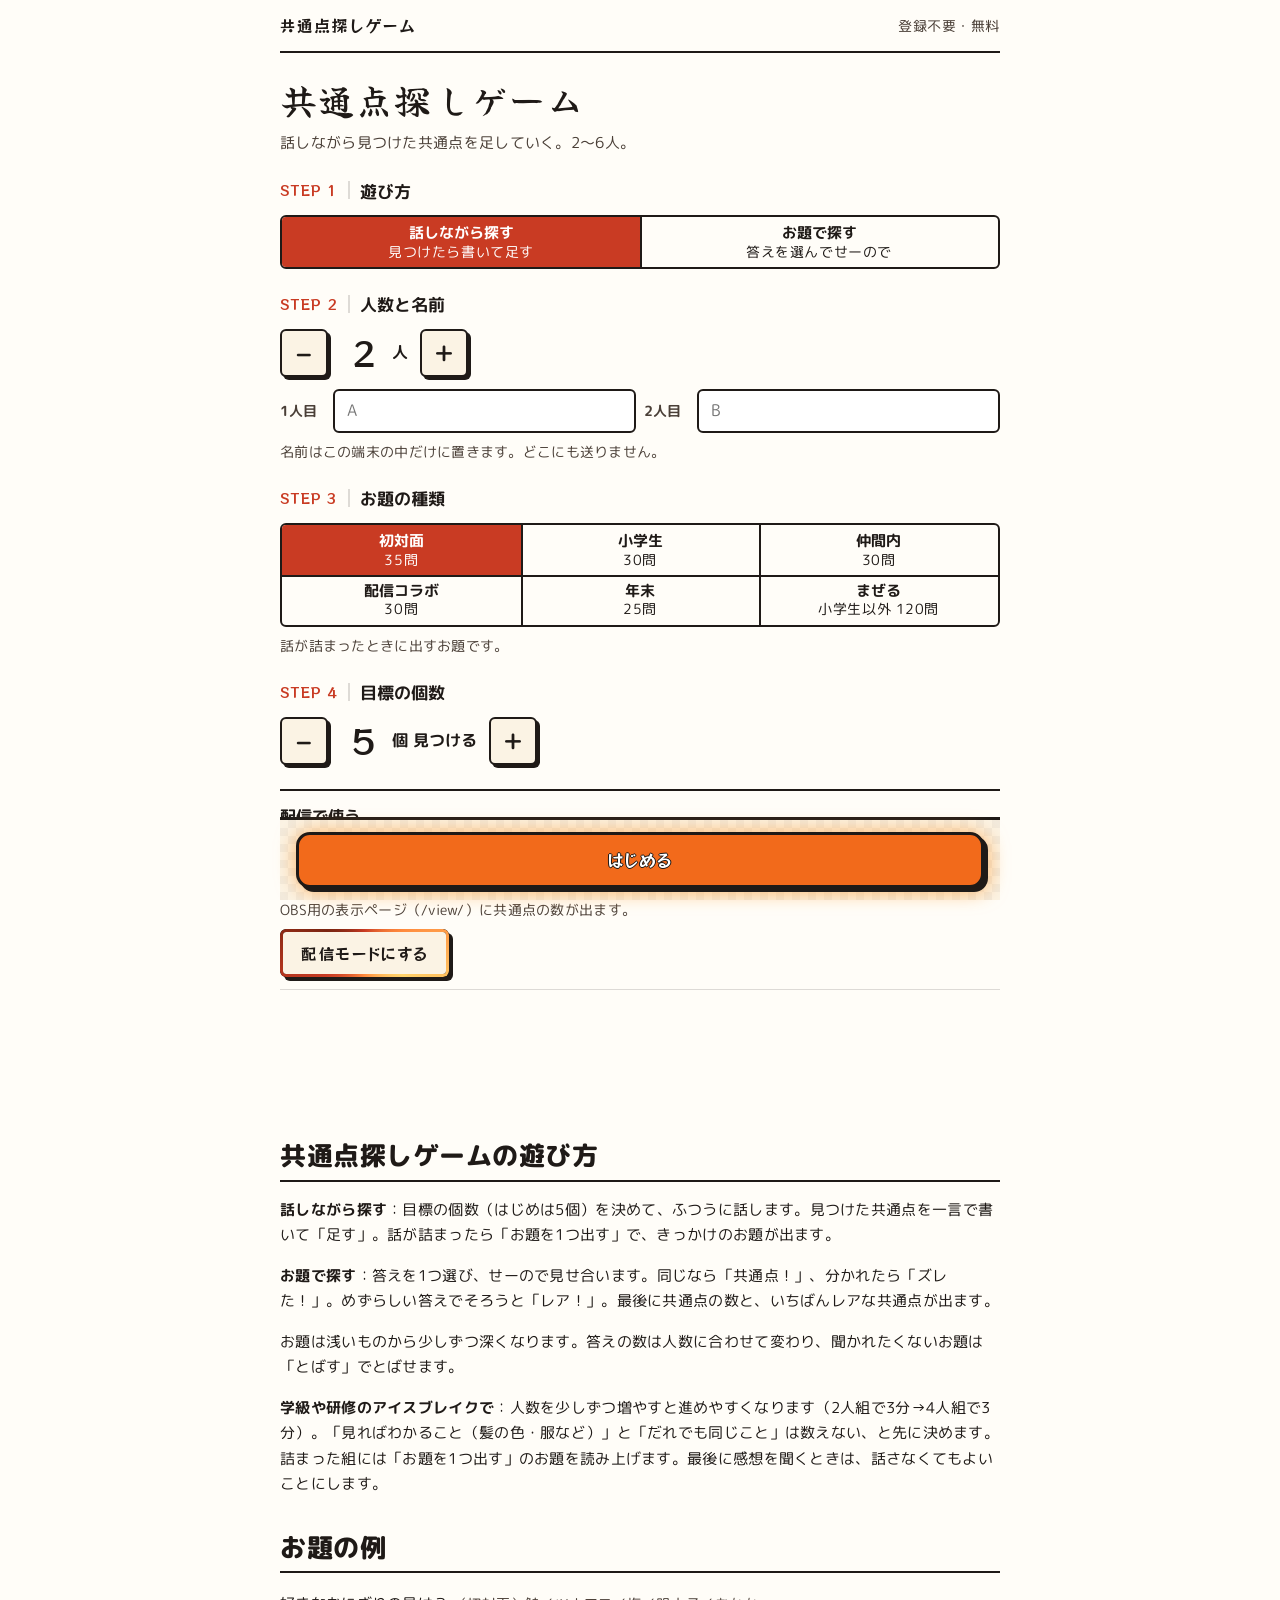
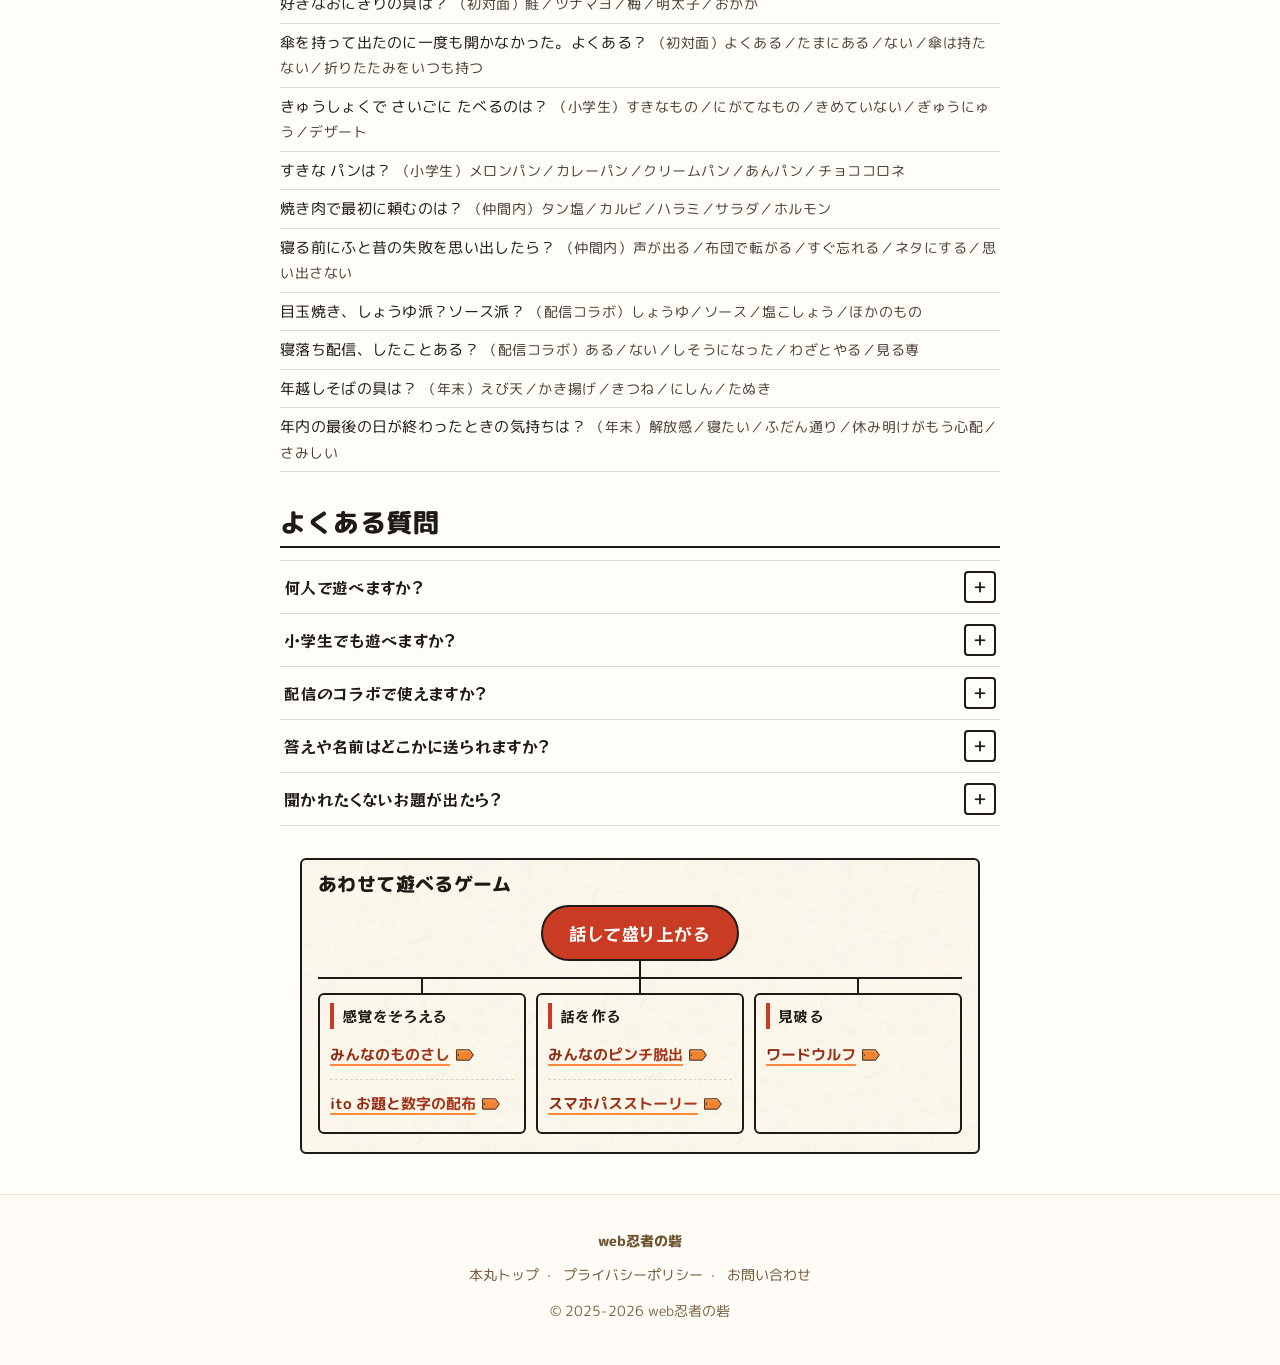
<file: index.html>
<!DOCTYPE html>
<html lang="ja">
<head>
<meta charset="UTF-8">
<meta name="viewport" content="width=device-width, initial-scale=1.0">
<title>共通点探しゲーム｜話しながら数える・お題150問で一斉オープン（無料）</title>
<meta name="description" content="共通点探しゲームを無料で。話しながら見つけた共通点を一言で足して「共通点 ◯/5」を数える遊び方と、お題の答えを選んでせーので見せ合う遊び方。初対面・小学生・仲間内・配信コラボ・年末のお題150問。2〜6人・配信のコラボにも。登録不要。">
<meta name="theme-color" content="#ff8a3d">
<link rel="canonical" href="https://kyoutsu.kkpwebninja.com/">
<!-- WEBNINJA_UNIFIED_FAVICON -->
<link rel="icon" type="image/png" sizes="32x32" href="/favicon.png?v=2">
<link rel="icon" type="image/png" sizes="192x192" href="/favicon-192.png?v=2">
<link rel="apple-touch-icon" sizes="180x180" href="/apple-touch-icon.png?v=2">

<meta property="og:title" content="共通点探しゲーム｜話しながら数える・お題で一斉オープン">
<meta property="og:description" content="見つけた共通点を数える帯と、お題150問の一斉オープン。2〜6人・配信のコラボにも。">
<meta property="og:type" content="website">
<meta property="og:url" content="https://kyoutsu.kkpwebninja.com/">
<meta property="og:site_name" content="共通点探しゲーム">
<meta property="og:image" content="https://kyoutsu.kkpwebninja.com/ogp.jpg?d=20261023b">
<meta name="twitter:card" content="summary_large_image">
<meta name="twitter:image" content="https://kyoutsu.kkpwebninja.com/ogp.jpg?d=20261023b">

<script type="application/ld+json">
{
  "@context": "https://schema.org",
  "@type": "WebApplication",
  "name": "共通点探しゲーム",
  "url": "https://kyoutsu.kkpwebninja.com/",
  "description": "話しながら見つけた共通点を数えるか、お題に答えて一斉にオープンして一致を数える共通点探しゲーム。2〜6人。配信のコラボでは表示ページに共通点の数の帯を出せる。",
  "applicationCategory": "GameApplication",
  "operatingSystem": "Web",
  "dateModified": "2026-11-04",
  "offers": {"@type":"Offer","price":"0","priceCurrency":"JPY"},
  "author": {"@type":"Organization","name":"web忍者の砦"}
}
</script>

<!-- 運営者の確認用（?kkptest=1 でこの端末だけオン・?kkptest=0 でオフ）。オンの間は GA4 を送らず広告も読まず、スマホでも配信モードを試せる（ito・haa・ワードウルフと同じ方式） -->
<script>
(function(){
  var t = false;
  try {
    if (/[?&]kkptest=1\b/.test(location.search)) localStorage.setItem('kkp-test','1');
    if (/[?&]kkptest=0\b/.test(location.search)) localStorage.removeItem('kkp-test');
    t = localStorage.getItem('kkp-test') === '1';
  } catch(e){}
  window.__kkpTest = t;
  if (t) window['ga-disable-G-2LM85GJN0L'] = true;
})();
</script>
<!-- Google Analytics -->
<script async src="https://www.googletagmanager.com/gtag/js?id=G-2LM85GJN0L"></script>
<script>
  window.dataLayer = window.dataLayer || [];
  function gtag(){dataLayer.push(arguments);}
  gtag('js', new Date());
  gtag('config', 'G-2LM85GJN0L');
</script>

<!-- 共通部品 D4（kkp-kit を kit/ にコピーしたもの。中は手で直さず kkp-kit 側で直して sync.sh）。
     配信モードの判定（KKit.stream）を広告より先に使うので defer なしで読む -->
<script src="/kit/kit.js?v=afa429f"></script>
<!-- AdSense
     配信モード（PC幅768以上で手動・?mode=stream。kit の KKit.stream）と、参加リンク（?p=）の回答画面では AdSense のスクリプト自体を読まない（はぁ・ワードウルフと同じ）。
     スマホでは ?mode=stream も効かない（ふだんの遊び方で広告を消す抜け道にしないため）。
     ふだんは結果画面を出したときに初めて読む（広告は結果のあとだけ）。 -->
<script>
(function(){
  var guest = /[?&]p=/.test(location.search);
  // 配信モードは前の版から同じキー（ky-stream = '1'）なので移しかえはいらない
  var on = guest ? false : KKit.stream.init({ key: 'ky-stream' });
  window.__kyStream = on;
  window.__kyGuest = guest;
  var noAds = KKit.stream.noAds() || guest;
  var state = 0, waits = [];
  window.__kyLoadAds = function(cb){
    if (noAds) return;
    if (cb) { if (state === 2) cb(); else waits.push(cb); }
    if (state) return; state = 1;
    var s = document.createElement('script');
    s.async = true; s.crossOrigin = 'anonymous';
    s.onload = s.onerror = function(){ state = 2; var w = waits; waits = []; w.forEach(function(f){ try { f(); } catch (e) {} }); };
    s.src = 'https://pagead2.googlesyndication.com/pagead/js/adsbygoogle.js?client=ca-pub-1298304917726270';
    document.head.appendChild(s);
  };
})();
</script>

<link rel="preconnect" href="https://fonts.googleapis.com">
<link rel="preconnect" href="https://fonts.gstatic.com" crossorigin>
<link href="https://fonts.googleapis.com/css2?family=M+PLUS+Rounded+1c:wght@400;700;800&display=swap" rel="stylesheet">
<!-- k-fonts:start -->
<link href="https://fonts.googleapis.com/css2?family=Yuji+Syuku&family=RocknRoll+One&display=swap&text=-%2F0123456789ABCEOPQRSTabeimnotvwz%C2%A9%C2%B7%E2%86%92%E2%88%92%E2%97%AF%E3%80%81%E3%80%82%E3%80%8C%E3%80%8D%E3%80%9C%E3%81%82%E3%81%84%E3%81%86%E3%81%88%E3%81%8A%E3%81%8B%E3%81%8C%E3%81%8D%E3%81%8E%E3%81%8F%E3%81%91%E3%81%92%E3%81%93%E3%81%95%E3%81%97%E3%81%98%E3%81%99%E3%81%9A%E3%81%9B%E3%81%9D%E3%81%9F%E3%81%A0%E3%81%A1%E3%81%A3%E3%81%A4%E3%81%A6%E3%81%A7%E3%81%A8%E3%81%A9%E3%81%AA%E3%81%AB%E3%81%AD%E3%81%AE%E3%81%AF%E3%81%B0%E3%81%B2%E3%81%B3%E3%81%B5%E3%81%B6%E3%81%B8%E3%81%B9%E3%81%BE%E3%81%BF%E3%82%80%E3%82%81%E3%82%82%E3%82%84%E3%82%88%E3%82%89%E3%82%8A%E3%82%8B%E3%82%8C%E3%82%8D%E3%82%8F%E3%82%92%E3%82%93%E3%82%A2%E3%82%A4%E3%82%A6%E3%82%A8%E3%82%AA%E3%82%AF%E3%82%B2%E3%82%B3%E3%82%B5%E3%82%B7%E3%82%B8%E3%82%B9%E3%82%BA%E3%82%BD%E3%82%BF%E3%83%81%E3%83%83%E3%83%88%E3%83%89%E3%83%90%E3%83%91%E3%83%94%E3%83%95%E3%83%96%E3%83%97%E3%83%99%E3%83%9A%E3%83%9B%E3%83%9C%E3%83%9D%E3%83%9E%E3%83%A0%E3%83%A1%E3%83%A2%E3%83%A7%E3%83%A9%E3%83%AA%E3%83%AB%E3%83%AC%E3%83%AF%E3%83%B3%E3%83%BB%E3%83%BC%E4%B8%80%E4%B8%8A%E4%B8%8B%E4%B8%8D%E4%B8%AD%E4%B8%B8%E4%BA%BA%E4%BD%8D%E4%BD%95%E4%BD%9C%E4%BD%BF%E4%BE%8B%E4%BF%A1%E4%BF%AE%E5%80%8B%E5%85%88%E5%85%A5%E5%85%A8%E5%85%B1%E5%87%BA%E5%88%86%E5%88%9D%E5%89%8D%E5%8A%A0%E5%8C%96%E5%8D%98%E5%8F%82%E5%8F%8E%E5%8F%96%E5%8F%97%E5%8F%B0%E5%8F%B3%E5%90%84%E5%90%88%E5%90%8C%E5%90%8D%E5%91%8A%E5%93%A1%E5%95%8F%E5%9B%9E%E5%A2%97%E5%A3%B2%E5%A4%89%E5%A4%9A%E5%AD%97%E5%AD%A6%E5%AE%9F%E5%AE%B6%E5%AF%BE%E5%B0%86%E5%B0%8F%E5%B0%91%E5%B1%8B%E5%B1%B1%E5%B8%83%E5%B8%AF%E5%B9%B8%E5%BA%83%E5%BA%A6%E5%BD%B9%E5%BE%8C%E5%BE%97%E5%BF%8D%E6%83%B3%E6%84%9F%E6%88%BB%E6%89%B1%E6%8A%BC%E6%8E%A2%E6%95%B0%E6%96%89%E6%96%99%E6%96%B0%E6%96%B9%E6%97%8F%E6%98%A0%E6%99%AF%E6%9B%B8%E6%9C%80%E6%9C%8D%E6%9C%A8%E6%9C%AB%E6%9C%AC%E6%A0%A1%E6%A0%BC%E6%A8%99%E6%AC%A1%E6%B1%BA%E6%B3%81%E6%B5%85%E6%B6%88%E6%B7%B1%E6%B7%B7%E7%82%B9%E7%84%A1%E7%89%88%E7%94%9F%E7%94%A8%E7%94%BB%E7%99%BB%E7%9B%9B%E7%9B%AE%E7%9E%AC%E7%9F%AD%E7%A0%94%E7%A0%A6%E7%A0%B4%E7%A4%BA%E7%A8%AE%E7%AB%AF%E7%AC%AC%E7%AD%94%E7%B0%A1%E7%B4%9A%E7%B5%82%E7%B5%84%E7%B6%9A%E7%B7%91%E7%BD%AE%E8%80%85%E8%81%9E%E8%83%8C%E8%84%B1%E8%87%AA%E8%89%B2%E8%91%89%E8%A1%8C%E8%A1%A8%E8%A6%81%E8%A6%8B%E8%A6%9A%E8%A8%80%E8%A9%B0%E8%A9%B1%E8%AA%AD%E8%B2%A9%E8%B2%BC%E8%B3%AA%E8%B6%B3%E8%BE%BC%E9%80%81%E9%80%9A%E9%80%B2%E9%81%8A%E9%81%A9%E9%81%B8%E9%83%A8%E9%85%8D%E9%87%8D%E9%87%91%E9%8C%B2%E9%96%8B%E9%9B%86%E9%9B%A2%E9%9D%92%E9%9D%A2%E9%A1%8C%E9%A1%9E%E9%AB%AA%EF%BC%81%EF%BC%88%EF%BC%89%EF%BC%8B%EF%BC%8F%EF%BC%9A%EF%BC%9F%EF%BD%9C" rel="stylesheet">
<!-- k-fonts:end -->
<link rel="stylesheet" href="/kit/kit.css?v=afa429f">
<script src="/js/odai.js"></script>
<style>
/* ---- このサイトだけの並べ方（k- 以外の名前） ---- */
body{margin:0;background:var(--k-surface)}
.ky-wrap{max-width:720px;margin:0 auto;padding:0 16px}
.ky-top{display:flex;align-items:center;justify-content:space-between;gap:12px;padding:12px 0;border-bottom:2px solid var(--k-sumi)}
.ky-top a{color:var(--k-sumi);text-decoration:none;font-family:var(--k-bold);font-size:16px;letter-spacing:.06em}
.ky-top small{font-size:14px;color:var(--k-text-2)}
h1.ky-h1{margin:24px 0 8px;font-family:var(--k-brush);font-weight:400;font-size:30px;letter-spacing:.06em;line-height:1.25}
.ky-lead{margin:0 0 16px;font-size:15px;line-height:1.7;color:var(--k-text-2)}
.ky-sec{margin:24px 0}
.ky-sec>h2{margin:0 0 12px;font-size:17px;line-height:1.4}
.ky-sub{margin:12px 0 0}
.ky-row{display:flex;align-items:center;gap:12px;flex-wrap:wrap}
.ky-names{display:grid;grid-template-columns:1fr;gap:8px;margin-top:12px}
.ky-name{display:flex;align-items:center;gap:8px}
.ky-name>span{flex:0 0 3.2em;font-size:14px;font-weight:700;color:var(--k-text-2)}
.ky-name input{flex:1;min-width:0;height:44px;box-sizing:border-box;padding:0 12px;border:2px solid var(--k-sumi);border-radius:var(--k-r);background:#fff;font:inherit;font-size:16px}
.ky-name .k-seg{flex:0 0 auto}
.ky-name .k-seg>button{min-height:44px;padding:4px 10px;font-size:14px}
.ky-note{margin:8px 0 0;font-size:14px;line-height:1.6;color:var(--k-text-2)}
.ky-start{margin:24px 0 8px}
.ky-start .k-btn-main{width:100%}
.ky-packs .k-seg>button{flex-basis:33.34%}
.ky-stream{margin:24px 0;padding:12px 0;border-top:2px solid var(--k-sumi);border-bottom:1px solid var(--k-line-soft)}
.ky-stream h2{margin:0 0 4px;font-size:16px}
.ky-cmp{margin:6px 0 4px;display:grid;gap:4px}
.ky-cmp div{display:grid;grid-template-columns:6.5em 1fr;gap:8px;align-items:baseline}
.ky-cmp dt{font-weight:800;font-size:15px;color:var(--k-sumi)}
.ky-cmp dd{margin:0;font-size:14px;line-height:1.55;color:var(--k-text-2)}
.ky-stream a{color:var(--k-sumi);font-weight:700}

/* ---- お題で探す ---- */
.ky-prog{display:flex;align-items:center;gap:12px;margin:16px 0 8px;font-family:var(--k-bold);font-size:15px}
.ky-prog .k-bar{flex:1}
.ky-q{margin:8px 0 16px;padding:16px 0 12px;border-top:3px solid var(--k-sumi);border-bottom:1px solid var(--k-line-soft)}
.ky-q small{display:block;font-size:14px;font-weight:700;color:var(--k-text-2)}
.ky-q p{margin:4px 0 0;font-family:var(--k-bold);font-size:24px;line-height:1.35;letter-spacing:.04em;word-break:auto-phrase}
.ky-turn{margin:0 0 8px;font-size:16px;font-weight:700}
.ky-turn b{color:var(--k-shu)}
.ky-choices{display:grid;grid-template-columns:1fr 1fr;gap:8px}
.ky-choices button{min-height:56px;padding:8px 12px;border:2px solid var(--k-sumi);border-radius:var(--k-r);background:#fff;color:var(--k-sumi);font-family:var(--k-body);font-size:17px;font-weight:700;line-height:1.3;cursor:pointer;box-shadow:var(--k-sh-s);word-break:auto-phrase}
.ky-choices button:active{transform:translate(3px,3px);box-shadow:none}
.ky-choices button[aria-pressed="true"]{background:var(--k-shu);color:#fff}
.ky-cover{padding:24px 0;border-top:1px solid var(--k-line-soft);border-bottom:1px solid var(--k-line-soft)}
.ky-cover p{margin:0 0 16px;font-size:18px;font-weight:700;line-height:1.5}
.ky-cover p b{color:var(--k-shu);font-size:24px}
.ky-cover .k-btn-main{width:100%}
.ky-status{margin:16px 0 0;padding:0;list-style:none;border-top:1px solid var(--k-line-soft)}
.ky-status li{display:flex;align-items:center;justify-content:space-between;gap:8px;min-height:44px;border-bottom:1px solid var(--k-line-soft);font-size:15px}
.ky-status li i{font-style:normal;font-size:14px;color:var(--k-text-2)}
.ky-status li.done i{color:var(--k-shu);font-weight:700}
.ky-acts{display:flex;gap:12px;flex-wrap:wrap;margin:16px 0}
.ky-acts .k-btn{flex:1 1 200px}
.ky-open{margin:0;padding:0;list-style:none;border-top:1px solid var(--k-line-soft)}
.ky-open>li{padding:10px 0;border-bottom:1px solid var(--k-line-soft)}
.ky-open .nm{display:block;font-size:14px;font-weight:700;color:var(--k-text-2)}
.ky-open .an{display:block;font-family:var(--k-bold);font-size:22px;line-height:1.3}
.ky-open li.hit .an{color:var(--k-shu)}
/* 2026-10-23 自分でめくる：伏せた答え（押すとその人の答えが出る） */
.ky-open li.back{padding:6px 0}
.ky-flip{display:flex;align-items:center;justify-content:space-between;gap:12px;width:100%;min-height:52px;padding:6px 12px;border:2px dashed #c8a77f;border-radius:var(--k-r,6px);background:repeating-linear-gradient(45deg,#fbf1e2 0 6px,#f4e4cc 6px 12px);color:#a8501a;font:inherit;text-align:left;cursor:pointer}
.ky-flip .nm{color:#6b5a48}
.ky-flip .an{font-size:22px}
.ky-flip:hover{border-color:var(--k-shu)}
.ky-flip:focus-visible{outline:3px solid var(--k-shu);outline-offset:2px}
.ky-open li.fresh .an{animation:kyFl .35s cubic-bezier(.3,1.6,.5,1) both}
@keyframes kyFl{0%{transform:scale(.6);opacity:0}100%{transform:none;opacity:1}}
@media (prefers-reduced-motion:reduce){.ky-open li.fresh .an{animation:none}}
.ky-flipall{min-height:48px;margin:0}
.ky-open li.wait{display:flex;align-items:baseline;gap:12px;padding:6px 0}
.ky-open li.wait .an{font-family:var(--k-body);font-size:14px;font-weight:700;color:var(--k-text-2)}
.ky-open .set{margin-top:6px}
.ky-open .set .k-seg>button{min-height:40px;padding:4px 8px;font-size:14px}
.ky-verdict{display:flex;align-items:center;gap:16px;margin:16px 0 0;min-height:84px}
.ky-verdict .k-stamp{flex:none;width:84px;height:84px;font-size:21px;line-height:1.05;text-align:center}
.ky-verdict p{margin:0;font-size:17px;font-weight:700;line-height:1.5}
.ky-verdict .rare{display:inline-block;margin-right:8px;padding:0 8px;border:2px solid var(--k-shu);border-radius:4px;color:var(--k-shu);font-family:var(--k-bold);font-size:16px;font-weight:400}
.ky-follow{margin:12px 0 0;padding:8px 0 0;border-top:1px solid var(--k-line-soft);font-size:16px;font-weight:700}
.ky-follow span{margin-right:8px;font-size:14px;color:var(--k-text-2)}
.ky-host{margin:16px 0 0;border-top:2px solid var(--k-sumi)}
.ky-host>summary{min-height:44px;display:flex;align-items:center;cursor:pointer;font-weight:700;font-size:14px;list-style:none}
.ky-host>summary::before{content:"＋";margin-right:8px;font-family:var(--k-bold)}
.ky-host[open]>summary::before{content:"－"}
.ky-host .in{padding:0 0 12px}
.ky-ac{display:flex;gap:8px}
.ky-ac textarea{flex:1;min-width:0;height:44px;box-sizing:border-box;padding:10px 12px;border:2px solid var(--k-sumi);border-radius:var(--k-r);font:inherit;font-size:15px;resize:none}
.ky-msg{min-height:1.5em;margin:6px 0 0;font-size:14px;font-weight:700}
.ky-msg.ng{color:var(--k-shu)}
.ky-qr{display:flex;gap:16px;align-items:center;flex-wrap:wrap}
.ky-qr svg{display:block;background:#fff}

/* ---- 話しながら探す ---- */
.ky-count{display:flex;align-items:baseline;gap:12px;margin:16px 0 8px;font-family:var(--k-bold)}
.ky-count b{font-size:44px;line-height:1;color:var(--k-shu);font-weight:400;font-variant-numeric:tabular-nums}
.ky-count span{font-size:20px}
.ky-add{display:flex;gap:8px;margin:12px 0 0}
.ky-add input{flex:1;min-width:0;height:52px;box-sizing:border-box;padding:0 12px;border:2px solid var(--k-sumi);border-radius:var(--k-r);background:#fff;font:inherit;font-size:17px}
.ky-add .k-btn{flex:none;min-width:88px}
.ky-found{margin:12px 0 0;padding:0;list-style:none;border-top:1px solid var(--k-line-soft)}
.ky-found li{display:flex;align-items:center;gap:12px;min-height:44px;border-bottom:1px solid var(--k-line-soft);font-size:16px;font-weight:700}
.ky-found li i{flex:none;width:2em;font-style:normal;font-family:var(--k-bold);color:var(--k-shu)}
.ky-found li span{flex:1;min-width:0;word-break:break-all}
.ky-found li .ed{flex:1;min-width:0;height:40px;box-sizing:border-box;padding:0 8px;border:2px solid var(--k-shu);border-radius:var(--k-r);font:inherit;font-size:16px}
.ky-found li.more{font-size:14px;font-weight:700;color:var(--k-text-2)}
.ky-found li button{flex:none;min-height:44px;padding:0 10px;border:1px solid var(--k-line-soft);border-radius:var(--k-r);background:#fff;font:inherit;font-size:14px;color:var(--k-text-2);cursor:pointer}
.ky-empty{padding:12px 0;font-size:14px;color:var(--k-text-2)}
.ky-topic{margin:16px 0 0;padding:12px 0;border-top:3px solid var(--k-sumi);border-bottom:1px solid var(--k-line-soft)}
.ky-topic small{display:block;font-size:14px;font-weight:700;color:var(--k-text-2)}
.ky-topic p{margin:4px 0 0;font-family:var(--k-bold);font-size:22px;line-height:1.35;word-break:auto-phrase}
.ky-topic .fl{font-family:var(--k-body);font-size:15px;font-weight:700;color:var(--k-text-2)}
.ky-tstamp{display:flex;align-items:center;gap:12px;min-height:72px;margin:8px 0 0}
.ky-tstamp .k-stamp{flex:none;width:72px;height:72px;font-size:19px;line-height:1.05;text-align:center}
.ky-tstamp p{margin:0;font-size:16px;font-weight:700}
.ky-tstamp .k-btn{min-height:40px;margin-left:auto}
.ky-lbl{display:block;margin:0 0 6px;font-size:14px;font-weight:700;color:var(--k-text-2)}
.ky-vlinks{display:flex;align-items:center;gap:8px 16px;flex-wrap:wrap}
.ky-vlinks .k-btn-sm{min-height:44px}
.ky-linkbtn{background:none;border:0;padding:0;font:inherit;font-weight:700;color:var(--k-sumi);text-decoration:underline;cursor:pointer;min-height:44px}
.ky-agree{margin:16px 0 0}
.ky-agree p{margin:0 0 8px;font-size:16px;font-weight:700}
.ky-agree .k-seg>button{min-height:44px;font-size:14px}
.ky-pos .k-seg>button{min-height:40px;font-size:14px}

/* 結果 */
.ky-res .k-result{margin:16px 0}
.ky-res .k-result b{font-size:34px}
/* 巻物の下の一言（共通点の個数に合わせる・2026-11-04） */
.ky-word{margin:-4px 0 14px;text-align:center;font-size:18px;font-weight:800;line-height:1.45;color:var(--k-sumi)}
.ky-word small{display:block;margin-top:2px;font-size:14px;font-weight:700;color:var(--k-text-2)}
.ky-best{margin:16px 0 0;padding:12px 0;border-top:2px solid var(--k-sumi);border-bottom:1px solid var(--k-line-soft)}
.ky-best small{display:block;font-size:14px;font-weight:700;color:var(--k-text-2)}
.ky-best b{display:block;margin-top:4px;font-family:var(--k-bold);font-weight:400;font-size:22px;line-height:1.35;color:var(--k-shu)}
.ky-best span{display:block;font-size:14px;line-height:1.6}
.ky-res .k-table-result td,.ky-res .k-table-result th{font-size:15px}
/* 各問の結果（共通点の行は小さな判子） */
.ky-qlist{margin:16px 0 0}
.ky-qlist tbody>tr>td:first-child{min-width:0;width:2.2em;padding-right:0;color:var(--k-text-2)}
.ky-qlist td small{display:block;font-size:14px;line-height:1.5;color:var(--k-text-2)}
.ky-qlist tr.k-win td small{color:var(--k-sumi)}
.ky-qlist td.k-r{width:64px;vertical-align:middle;text-align:center}
.ky-qlist .k-stamp{width:48px;height:48px;font-size:14px;line-height:1.05}
.ky-qlist .zure{font-size:14px;font-weight:700;color:var(--k-text-2)}
.ky-ad{margin:32px 0 8px}

/* 回答画面（ゲストのスマホ） */
.ky-code{margin:16px 0 0;padding:12px 0;border-top:3px solid var(--k-sumi);border-bottom:1px solid var(--k-line-soft)}
.ky-code .cd{display:block;font-family:var(--k-bold);font-size:30px;letter-spacing:.1em;font-variant-numeric:tabular-nums}
.ky-code .uk{font-size:14px;font-weight:700}
.ky-big{margin:16px 0;padding:24px 12px;border:3px solid var(--k-sumi);border-radius:var(--k-r);background:#fff;text-align:center}
.ky-big small{display:block;font-size:14px;font-weight:700;color:var(--k-text-2)}
.ky-big b{display:block;font-family:var(--k-bold);font-size:40px;line-height:1.25;color:var(--k-shu);word-break:auto-phrase}
.ky-qnav{display:flex;align-items:center;justify-content:space-between;gap:8px;margin:12px 0}
.ky-qnav .k-btn{min-width:96px}

/* 読みもの */
.ky-about{margin:40px 0 0}
.ky-about p,.ky-about li{font-size:15px;line-height:1.7}
.ky-ex{margin:0;padding:0;list-style:none}
.ky-ex li{padding:6px 0;border-bottom:1px solid var(--k-line-soft)}
.ky-ex li small{color:var(--k-text-2);font-size:14px}

[hidden]{display:none!important}

@media (min-width:1024px){
  body:not(.stream) .ky-topic p{font-size:32px}
}
@media (min-width:768px){
  .ky-names{grid-template-columns:1fr 1fr}
  .ky-choices{grid-template-columns:repeat(3,1fr)}
  h1.ky-h1{font-size:36px}
}
@media (max-width:767px){
  .ky-start.k-fix{margin:16px -16px 0}
  /* 下の「はじめる」バーに隠れないように：設定を詰めて、2〜3人ならバーの上に全部収める。入力欄へ移るときもバーの上まで送る */
  html{scroll-padding-bottom:calc(96px + env(safe-area-inset-bottom))}
  #setup h1.ky-h1{margin:14px 0 4px;font-size:25px}
  #setup .ky-lead{margin:0 0 8px;font-size:14px;line-height:1.6}
  #setup .ky-sec{margin:14px 0}
  #setup .ky-sec>h2{margin:0 0 8px;font-size:16px}
  #setup .ky-names{margin-top:8px;grid-template-columns:1fr 1fr}
  #setup .ky-name{gap:4px;min-width:0}
  #setup .ky-name>span{flex:none;white-space:nowrap;font-size:14px}
  #setup .ky-name input{padding:0 8px}
  body.stream #setup .ky-names{grid-template-columns:1fr}
  #setup .ky-sub{margin-top:8px}
  #setup #howSeg>button{min-height:44px}
  #setup .k-stepper{margin:0}
  #secN{display:grid;grid-template-columns:1fr auto;align-items:center;column-gap:8px}
  #secN>h2{margin:0;white-space:nowrap}
  #secN .k-stepper{gap:6px}
  #secN .k-stepper>button{width:44px;height:44px}
  #secN>.ky-names,#secN>.ky-note{grid-column:1/-1}
  #setup .ky-note{margin-top:4px;font-size:14px}
}

/* ---- 配信モード（PC）：操作画面も1画面に収める。幅1200で組んで --z で縮める ---- */
body.stream .ky-about,body.stream .ky-adwrap{display:none!important}
body.stream .ky-names{grid-template-columns:1fr}
body.stream.in-game #app{width:var(--w,1200px);max-width:none;zoom:var(--z,1);margin:0 auto}
body.stream.in-game .ky-top{display:none}
body.stream.in-game .ky-playgrid{display:grid;grid-template-columns:1.25fr 1fr;gap:24px;align-items:start}
body.stream.in-game .ky-q p{font-size:30px}
body.stream.in-game .ky-choices{grid-template-columns:1fr 1fr}
body.stream.in-game .ky-pos .k-seg>button{min-height:44px}
/* 2026-10-23 自分でめくる：名前の札を2列に（伏せた札も答えも1画面に） */
body.stream.in-game .ky-open.man{display:grid;grid-template-columns:repeat(2,minmax(0,1fr));column-gap:16px}
body.stream.in-game .ky-open.man>li{min-width:0}
body.stream.in-game .ky-open.man .nm{white-space:nowrap;overflow:hidden;text-overflow:ellipsis}

/* ---- 2026-10-23 配信モードの始める前（設定）も1画面に（スクロールなし・縮めない） ----
   左の段＝遊び方・人数と名前、右の段＝お題の種類・問題数・配信の設定・「はじめる」（ふつうのモードは今のまま）
   入らなければ fit() が body[data-sfit] に段を足す: 1＝大見出しと説明・余白を詰める　2＝補足の小さい字（名前の注意・お題の数・見比べ・OBSの案内）を外す
   3＝見出しを操作と同じ行に（STEP の札を外す）　4＝上の題字の行を外して行の間を詰める */
@media (min-width:768px){
  body.stream:not(.in-game) #app{max-width:1240px}
  body.stream:not(.in-game) #setup{display:grid;grid-template-columns:minmax(0,1.1fr) minmax(0,1fr);column-gap:36px;align-items:start;
    grid-template-areas:"h h" "l l" "r r" "s1 p" "s2 p" "s2 c" "s2 st" "s2 go" "s2 ."}
  body.stream:not(.in-game) #setup>h1{grid-area:h}
  body.stream:not(.in-game) #setup>.ky-lead{grid-area:l}
  body.stream:not(.in-game) #resumeBox{grid-area:r}
  body.stream:not(.in-game) #setup>.ky-s1{grid-area:s1}
  body.stream:not(.in-game) #secN{grid-area:s2}
  body.stream:not(.in-game) #setup>.ky-packs{grid-area:p}
  body.stream:not(.in-game) #setup>.ky-s4{grid-area:c}
  body.stream:not(.in-game) #streamBox{grid-area:st;margin:12px 0 0}
  body.stream:not(.in-game) #setup>.ky-start{grid-area:go}
  body.stream:not(.in-game) .ky-start.k-fix{position:static;margin:16px 0 8px;padding:10px 12px}
  body.stream:not(.in-game) #uniFoot{display:none}
  body.stream:not(.in-game) .ky-packs .k-seg>button{flex-basis:33.34%}
  body.stream:not(.in-game)[data-sfit~="1"] .ky-top{padding:6px 0}
  body.stream:not(.in-game)[data-sfit~="1"] #setup>h1.ky-h1,body.stream:not(.in-game)[data-sfit~="1"] #setup>.ky-lead{display:none}
  body.stream:not(.in-game)[data-sfit~="1"] .ky-sec{margin:10px 0 0}
  body.stream:not(.in-game)[data-sfit~="1"] .ky-sec>h2{margin:0 0 6px}
  body.stream:not(.in-game)[data-sfit~="1"] .ky-sub{margin-top:6px}
  body.stream:not(.in-game)[data-sfit~="1"] .ky-names{margin-top:6px;gap:6px}
  body.stream:not(.in-game)[data-sfit~="1"] #streamBox{margin:10px 0 0;padding:8px 0}
  body.stream:not(.in-game)[data-sfit~="1"] .ky-start.k-fix{margin:8px 0 4px;padding:8px 10px}
  body.stream:not(.in-game)[data-sfit~="1"] #modeSeg>button{min-height:48px;padding:2px 8px}
  body.stream:not(.in-game)[data-sfit~="2"] #secN>.ky-note,body.stream:not(.in-game)[data-sfit~="2"] #packNote,body.stream:not(.in-game)[data-sfit~="2"] .ky-cmp,body.stream:not(.in-game)[data-sfit~="2"] #streamOn>.ky-note:first-child,body.stream:not(.in-game)[data-sfit~="2"] .k-view-open>p{display:none}
  body.stream:not(.in-game)[data-sfit~="2"] #modeSeg>button small,body.stream:not(.in-game)[data-sfit~="2"] #packSeg>button small{display:none}
  body.stream:not(.in-game)[data-sfit~="2"] #modeSeg>button,body.stream:not(.in-game)[data-sfit~="2"] #packSeg>button,body.stream:not(.in-game)[data-sfit~="2"] #howSeg>button{min-height:44px}
  body.stream:not(.in-game)[data-sfit~="2"] .ky-sub:has(>.k-stream-title){display:flex;align-items:center;gap:10px}
  body.stream:not(.in-game)[data-sfit~="2"] .ky-sub:has(>.k-stream-title)>.ky-lbl{margin:0;white-space:nowrap}
  body.stream:not(.in-game)[data-sfit~="2"] .ky-sub>.k-stream-title{flex:1;min-width:0}
  body.stream:not(.in-game)[data-sfit~="3"] .ky-sec>h2 .k-step{display:none}
  body.stream:not(.in-game)[data-sfit~="3"] .ky-sec:is(.ky-s1,.ky-s4,#secN){display:grid;grid-template-columns:auto minmax(0,1fr);align-items:center;column-gap:12px}
  body.stream:not(.in-game)[data-sfit~="3"] .ky-sec:is(.ky-s1,.ky-s4,#secN)>h2{margin:0;white-space:nowrap}
  body.stream:not(.in-game)[data-sfit~="3"] .ky-sec:is(.ky-s1,.ky-s4,#secN)>:not(h2):not(.k-seg):not(.k-stepper){grid-column:1/-1}
  body.stream:not(.in-game)[data-sfit~="3"] .ky-s4>.k-stepper{grid-column:2}
  body.stream:not(.in-game)[data-sfit~="3"] #secN .k-stepper>button{width:44px;height:44px}
  body.stream:not(.in-game)[data-sfit~="3"] .ky-packs .k-seg>button{flex:1 1 auto;padding:2px 6px;white-space:nowrap}
  body.stream:not(.in-game)[data-sfit~="3"] #streamOn .ky-vlinks{gap:4px 10px;margin-top:6px}
  body.stream:not(.in-game)[data-sfit~="3"] #streamOn .ky-vlinks>.k-live{white-space:nowrap}
  body.stream:not(.in-game)[data-sfit~="3"] #streamBox h2{margin:0 0 2px}
  /* 4＝続きからが出ているときなど: 上の題字の行を外し（遊ぶ画面と同じ）、行の間を詰める */
  body.stream:not(.in-game)[data-sfit~="4"] .ky-top{display:none}
  body.stream:not(.in-game)[data-sfit~="4"] #resumeBox{margin:4px 0 0;padding:4px 0}
  body.stream:not(.in-game)[data-sfit~="4"] .ky-names{gap:4px}
  body.stream:not(.in-game)[data-sfit~="4"] .ky-sec{margin-top:6px}
  body.stream:not(.in-game)[data-sfit~="4"] .ky-start.k-fix{margin:6px 0 0;padding:6px 10px}
  body.stream:not(.in-game)[data-sfit~="4"] #secN>.ky-names:not(:has(.k-seg)){grid-template-columns:1fr 1fr}
}

/* 2026-10-21 読みやすさ: kit の13pxの札・注記はこのサイトでは14pxに（kit 側の次の版で直すまでの上書き） */
.k-tag,.k-upd,.k-result small,.k-install-t span,.k-teaser-asof,.k-teaser-host .mt-asof,.k-teaser-host .mt-badge,.k-seg>button small,.k-seg>label small{font-size:14px}
</style>
<!-- kkp-rel-d4:start -->
<style id="kkp-rel-d4">
/* あわせて使えるアプリ（統一仕様の欄）を D4 に: 和紙の面・筆の見出し・墨の字＋オレンジの下線＋道しるべ。入れ物なので影なし（kit: 影は押せるものだけ）。中身とリンクは触らない（インライン style に勝つため !important） */
@media screen{
.kkp-rel{box-sizing:border-box;background:var(--k-kinari) url(/kit/img/d4-washi.webp) 0 0/320px auto!important;border:var(--k-bw-s) solid var(--k-sumi)!important;border-radius:var(--k-r)!important;box-shadow:none!important;padding:12px 16px 6px!important;color:var(--k-sumi);text-align:left}
.kkp-rel>div:first-child,.kkp-rel>b:first-child{display:block;margin:0 0 4px!important;padding:0!important;border:0!important;font-family:var(--k-head)!important;font-weight:800!important;font-size:19px!important;line-height:1.3!important;letter-spacing:.02em;color:var(--k-sumi)!important;font-feature-settings:"palt" 1}
.kkp-rel>a{display:flex!important;align-items:center;gap:12px;box-sizing:border-box;min-height:48px;margin:0!important;padding:10px 0!important;border:0!important;border-top:1px dashed var(--k-line-soft)!important;background:none!important;color:var(--k-sumi)!important;font-size:15px!important;font-weight:700!important;line-height:1.55!important;letter-spacing:.02em;text-decoration:underline!important;text-decoration-color:var(--k-orange)!important;text-decoration-thickness:2px!important;text-underline-offset:4px;-webkit-tap-highlight-color:transparent}
.kkp-rel>a::after{content:"";flex:none;width:26px;height:17px;margin-left:auto;background:var(--k-sign) center/100% 100% no-repeat;transition:transform .2s}
.kkp-rel>a:hover{color:var(--k-shu)!important}
.kkp-rel>a:hover::after,.kkp-rel>a:active::after,.kkp-rel>a:focus-visible::after{transform:translateX(4px)}
}
@media screen and (max-width:712px){.kkp-rel{max-width:calc(100vw - 24px)!important;margin-left:auto!important;margin-right:auto!important}}
/* 本の紹介（Amazonアソシエイト・2026-11-04） */
.bk{margin-top:26px}
.bk>h2{margin:0;padding-bottom:4px;border-bottom:2px solid var(--k-sumi);font-size:18px;font-weight:800}
.bk-pr{margin:8px 0 2px;font-size:12px;line-height:1.6;color:var(--k-text-2)}
.bk-pr span{display:inline-block;margin-right:6px;padding:0 5px;border:1.5px solid var(--k-text-2);border-radius:3px;font-weight:800}
.bk-list{margin:0;padding:0;list-style:none}
.bk-list li{border-bottom:1px solid var(--k-line-soft)}
.bk-list a{display:flex;flex-direction:column;justify-content:center;min-height:52px;padding:8px 26px 8px 0;position:relative;text-decoration:none;color:var(--k-sumi)}
.bk-list b{font-size:15px;font-weight:800;line-height:1.45}
.bk-list span{font-size:13px;line-height:1.5;color:var(--k-text-2)}
.bk-list em{font-style:normal;font-weight:800;color:var(--k-sumi)}
.bk-list a::after{content:"→";position:absolute;right:4px;top:50%;transform:translateY(-50%);color:var(--k-orange)}
.bk-ku{margin:8px 0 0;font-size:13px;line-height:1.7;color:var(--k-text-2)}
.bk-ku a{font-weight:800;color:var(--k-sumi)}
.bk{text-align:left}
</style>
<!-- kkp-rel-d4:end -->
<script type="application/ld+json">
{
  "@context": "https://schema.org",
  "@type": "FAQPage",
  "mainEntity": [
    {
      "@type": "Question",
      "name": "何人で遊べますか？",
      "acceptedAnswer": {
        "@type": "Answer",
        "text": "2〜6人です。人数が多いと選ぶ答えが増えるので、共通点が簡単に出すぎません。"
      }
    },
    {
      "@type": "Question",
      "name": "小学生でも遊べますか？",
      "acceptedAnswer": {
        "@type": "Answer",
        "text": "「小学生」のお題は、ひらがな多めの短い言葉にしています。学級レクや家族でも使えます。"
      }
    },
    {
      "@type": "Question",
      "name": "配信のコラボで使えますか？",
      "acceptedAnswer": {
        "@type": "Answer",
        "text": "パソコンで「配信モード」にすると広告が消え、OBSに取り込む表示ページ（/view/）に「共通点 ◯/5」の帯が出ます。くわしくは配信・実況で使う方へ。"
      }
    },
    {
      "@type": "Question",
      "name": "答えや名前はどこかに送られますか？",
      "acceptedAnswer": {
        "@type": "Answer",
        "text": "送りません。名前と答えはこの端末の中だけで扱います。"
      }
    },
    {
      "@type": "Question",
      "name": "聞かれたくないお題が出たら？",
      "acceptedAnswer": {
        "@type": "Answer",
        "text": "答えずに「とばす」を選べます。お金・学校・家族・見た目など、個人のことを聞くお題は入れていません。"
      }
    }
  ]
}
</script>
</head>
<body class="k-page">
<div class="ky-wrap" id="app">
  <header class="ky-top"><a href="/">共通点探しゲーム</a><small id="modeTag">登録不要・無料</small></header>

  <!-- ===== 設定（遊び方・人数と名前・お題の種類・目標の個数か問題数） ===== -->
  <section id="setup">
    <h1 class="ky-h1">共通点探しゲーム</h1>
    <p class="ky-lead" id="lead">話しながら見つけた共通点を数えるか、お題に答えてせーので見せ合うか。2〜6人。</p>
    <div id="resumeBox" hidden></div>

    <div class="ky-sec ky-s1">
      <h2><span class="k-step">STEP 1</span>遊び方</h2>
      <div class="k-seg k-seg-2" role="group" id="modeSeg">
        <button type="button" data-mode="talk">話しながら探す<small>見つけたら書いて足す</small></button>
        <button type="button" data-mode="odai">お題で探す<small>答えを選んでせーので</small></button>
      </div>
      <div class="ky-sub" id="howSec">
        <div class="k-seg k-seg-2" role="group" id="howSeg">
          <button type="button" data-how="pass">スマホ1台を回す</button>
          <button type="button" data-how="each">各自のスマホで</button>
        </div>
      </div>
      <!-- 2026-10-23 答えの出し方（この端末に覚える・配信とふだんで別）。最初は 配信＝自分でめくる／ふだん＝せーので全員 -->
      <div class="ky-sub" id="flipSec">
        <div class="k-seg k-seg-2" role="group" id="flipSeg" aria-label="答えの出し方">
          <button type="button" data-flip="man">自分でめくる<small>押した人の答えから出る</small></button>
          <button type="button" data-flip="auto">せーので全員<small>3・2・1 で一度に出る</small></button>
        </div>
      </div>
    </div>

    <div class="ky-sec" id="secN">
      <h2><span class="k-step">STEP 2</span>人数と名前</h2>
      <div class="k-stepper"><button type="button" id="nMinus" aria-label="減らす">−</button><output class="k-num" id="nOut">2</output><span>人</span><button type="button" id="nPlus" aria-label="増やす">＋</button></div>
      <div class="ky-names" id="names"></div>
      <p class="ky-note">名前はこの端末の中だけに置きます。どこにも送りません。</p>
    </div>

    <div class="ky-sec ky-packs">
      <h2><span class="k-step">STEP 3</span>お題の種類</h2>
      <div class="k-seg" role="group" id="packSeg"></div>
      <p class="ky-note" id="packNote"></p>
    </div>

    <div class="ky-sec ky-s4">
      <h2><span class="k-step">STEP 4</span><span id="s4t">問題数</span></h2>
      <div class="k-seg k-seg-3" role="group" id="cntSeg" style="max-width:360px">
        <button type="button" data-n="5">5問</button>
        <button type="button" data-n="10">10問</button>
        <button type="button" data-n="15">15問</button>
      </div>
      <div class="k-stepper" id="goalBox"><button type="button" id="gMinus" aria-label="減らす">−</button><output class="k-num" id="gOut">5</output><span>個 見つける</span><button type="button" id="gPlus" aria-label="増やす">＋</button></div>
    </div>

    <!-- 配信モード（PC幅768以上だけ表示） -->
    <div class="ky-stream" id="streamBox" hidden>
      <h2>配信で使う</h2>
      <!-- 2026-10-21 ふつうと配信モードの見比べ（2行だけ） -->
      <dl class="ky-cmp">
        <div><dt>ふつう</dt><dd>同じ部屋でスマホを回して遊ぶ</dd></div>
        <div><dt>配信モード</dt><dd>PCで進めて OBS に映す／答えは映さない／離れたゲストは回答コード</dd></div>
      </dl>
      <p class="ky-note" id="streamOff">OBS用の表示ページ（/view/）に共通点の数が出ます。<br><button type="button" class="k-btn k-btn-sub" id="streamGo" style="margin-top:8px">配信モードにする</button></p>
      <div id="streamOn" hidden>
        <p class="ky-note">配信モード中。OBS には表示ページを映します。最小化はしないでください。</p>
        <div class="ky-sub"><span class="ky-lbl">タイトル</span><label class="k-stream-title" id="titleBox"><input type="text" maxlength="12" autocomplete="off" enterkeyhint="done" placeholder="みんな" aria-label="タイトルの名前の部分"><span>の共通点探し</span></label></div>
        <div class="ky-sub ky-vo k-view-open" id="viewOpen" data-k-view="/view/" data-k-ch="ky-view" data-k-name="kyView"></div>
        <p class="ky-note ky-vlinks"><span class="k-live" data-k-live="ky-view">表示ページ：つながっていません</span><a href="/haishin/">使い方</a><button type="button" class="ky-linkbtn" id="streamStop">配信モードをやめる</button></p>
      </div>
    </div>

    <div class="ky-start k-fix"><button type="button" class="k-btn k-btn-main" id="startBtn">はじめる</button></div>
  </section>

  <!-- ===== 話しながら探す ===== -->
  <section id="talk" hidden>
    <div class="ky-playgrid">
      <div>
        <div class="ky-count"><b class="k-num" id="tCnt">0</b><span id="tGoal">/ 5 個</span><div class="k-bar" style="flex:1;align-self:center"><i id="tBar" style="width:0%"></i></div></div>
        <div class="ky-add"><input type="text" id="tIn" maxlength="24" enterkeyhint="done" autocomplete="off" placeholder="例：朝はパン派" aria-label="見つけた共通点"><button type="button" class="k-btn k-btn-main" id="tAdd">足す</button></div>
        <p class="ky-note" style="margin:6px 0 0">見ればわかること・だれでも同じことは数えません。</p>
        <div class="ky-tstamp" id="tStamp" hidden></div>
        <ul class="ky-found" id="tList"></ul>
      </div>
      <div>
        <button type="button" class="k-btn k-btn-sub" id="tTopicGo" style="width:100%;margin-top:16px">話が詰まったら：お題を1つ出す</button>
        <div class="ky-topic" id="tTopic" hidden></div>
        <div class="ky-sub ky-pos" id="posBox" hidden><p class="ky-note" style="margin:0 0 6px">表示ページの帯の位置（帯だけ重ねるなら背景は「緑」）</p><div class="k-seg k-seg-3" role="group" id="posSeg"><button type="button" data-pos="tr">右上</button><button type="button" data-pos="br">右下</button><button type="button" data-pos="b">下</button></div><p class="ky-note ky-vlinks"><span class="k-live" data-k-live="ky-view">表示ページ：つながっていません</span><button type="button" class="k-btn k-btn-sub k-btn-sm ky-viewopen">表示ページを開く</button></p></div>
        <div class="ky-acts"><button type="button" class="k-btn k-btn-sub" id="tEnd">ここで終わる</button></div>
      </div>
    </div>
  </section>

  <!-- ===== お題で探す ===== -->
  <section id="play" hidden>
    <div class="ky-prog"><span id="progT">第1問 / 5</span><div class="k-bar"><i id="progBar" style="width:0%"></i></div></div>
    <div class="ky-playgrid">
      <div>
        <div class="ky-q"><small id="qPack">初対面</small><p id="qText">お題</p></div>
        <div id="answerArea"></div>
        <div id="openArea" hidden></div>
      </div>
      <div id="sideArea">
        <p class="ky-note ky-vlinks" id="playLive" hidden><span class="k-live" data-k-live="ky-view">表示ページ：つながっていません</span><button type="button" class="k-btn k-btn-sub k-btn-sm ky-viewopen">表示ページを開く</button></p>
        <ul class="ky-status" id="statusList"></ul>
        <details class="ky-host" id="joinBox" hidden><summary id="joinSum">みんなのスマホで開く（QR）</summary><div class="in">
          <div class="ky-qr"><div id="qrBox"></div><div><p class="ky-note" id="joinNote" style="margin-top:0">QRを読むと、自分の名前を選んで答える画面が開きます。</p><button type="button" class="k-btn k-btn-sm" id="joinCopy">参加リンクをコピー</button></div></div>
        </div></details>
        <details class="ky-host" id="acBox" hidden open><summary>回答コードを貼る（進行役だけ）</summary><div class="in">
          <div class="ky-ac"><textarea id="acIn" rows="1" placeholder="ここに貼る" autocomplete="off" autocorrect="off" autocapitalize="off" spellcheck="false" aria-label="回答コードを貼る"></textarea><button type="button" class="k-btn k-btn-sm" id="acGo">受け取る</button></div>
          <p class="ky-msg" id="acMsg" role="status"></p>
        </div></details>
        <div class="ky-acts" id="playActs"></div>
      </div>
    </div>
  </section>

  <!-- ===== まとめ ===== -->
  <section id="result" class="ky-res" hidden>
    <div id="resBody"></div>
    <div class="ky-acts">
      <button type="button" class="k-btn k-btn-main" id="contBtn" hidden>話に戻って続ける</button>
      <button type="button" class="k-btn k-btn-main" id="againBtn">同じメンバーでもう1回</button>
      <button type="button" class="k-btn k-btn-sub" id="backBtn">遊び方・メンバーを変える</button>
    </div>
    <div class="ky-adwrap ky-ad" id="adWrap" hidden>
      <div class="kkp-ad"><div class="kkp-ad-label">スポンサーリンク</div><ins class="adsbygoogle" style="display:inline-block" data-ad-client="ca-pub-1298304917726270" data-ad-slot="2937937957"></ins></div>
      <!-- 本の紹介（Amazonアソシエイト・2026-11-04。価格は書かない・読み放題は置いた日に商品ページで確認） -->
      <section class="bk" aria-labelledby="bk-h">
        <h2 id="bk-h">集まりで遊べるゲームの本</h2>
        <p class="bk-pr"><span>PR</span>Amazonのリンクです。Amazonのアソシエイトとして、web忍者の砦は適格販売により収入を得ています。</p>
        <ul class="bk-list">
          <li><a href="https://www.amazon.co.jp/dp/407456906X?tag=kkp15-22" target="_blank" rel="nofollow sponsored noopener" onclick="if(typeof gtag==='function')gtag('event','aff_amazon_book')"><b>最新版 いちばんたのしいレクリエーションゲーム</b><span>小山混</span></a></li>
          <li><a href="https://www.amazon.co.jp/dp/4938874911?tag=kkp15-22" target="_blank" rel="nofollow sponsored noopener" onclick="if(typeof gtag==='function')gtag('event','aff_amazon_book')"><b>リラックスと集中を一瞬でつくる アイスブレイク ベスト50</b><span>青木将幸</span></a></li>
        </ul>
      </section>
    </div>
  </section>

  <!-- ===== 回答画面（参加リンク ?p= を開いた人のスマホ） ===== -->
  <section id="guest" hidden>
    <h1 class="ky-h1" style="font-size:24px">共通点探し 回答画面</h1>
    <div id="gWho"></div>
    <div id="gPlay" hidden>
      <div class="ky-qnav"><button type="button" class="k-btn k-btn-sub" id="gPrev">前へ</button><span class="k-num" id="gPos" style="font-family:var(--k-bold)">第1問 / 5</span><button type="button" class="k-btn k-btn-sub" id="gNext">次へ</button></div>
      <div class="ky-q"><small id="gName"></small><p id="gQ"></p></div>
      <div id="gAns"></div>
      <div id="gCodeOut"></div>
      <p class="ky-note" id="gHint"></p>
    </div>
  </section>

  <!-- ===== 読みもの（ふだんのモードだけ） ===== -->
  <article class="ky-about" id="about">
    <h2 class="k-h2">共通点探しゲームの遊び方</h2>
    <p><b>話しながら探す</b>：目標の個数（はじめは5個）を決めて、ふつうに話します。見つけた共通点を一言で書いて「足す」。話が詰まったら「お題を1つ出す」で、きっかけのお題が出ます。</p>
    <p><b>お題で探す</b>：答えを1つ選び、せーので見せ合います。同じなら「共通点！」、分かれたら「ズレた！」。めずらしい答えでそろうと「レア！」。最後に共通点の数と、いちばんレアな共通点が出ます。</p>
    <p>お題は浅いものから少しずつ深くなります。答えの数は人数に合わせて変わり、聞かれたくないお題は「とばす」でとばせます。</p>
    <p><b>学級や研修のアイスブレイクで</b>：人数を少しずつ増やすと進めやすくなります（2人組で3分→4人組で3分）。「見ればわかること（髪の色・服など）」と「だれでも同じこと」は数えない、と先に決めます。詰まった組には「お題を1つ出す」のお題を読み上げます。最後に感想を聞くときは、話さなくてもよいことにします。</p>

    <h2 class="k-h2">お題の例</h2>
    <ul class="ky-ex" id="exList"></ul>

    <h2 class="k-h2">よくある質問</h2>
    <details class="k-fold"><summary>何人で遊べますか？</summary><div><p>2〜6人です。人数が多いと選ぶ答えが増えるので、共通点が簡単に出すぎません。</p></div></details>
    <details class="k-fold"><summary>小学生でも遊べますか？</summary><div><p>「小学生」のお題は、ひらがな多めの短い言葉にしています。学級レクや家族でも使えます。</p></div></details>
    <details class="k-fold"><summary>配信のコラボで使えますか？</summary><div><p>パソコンで「配信モード」にすると広告が消え、OBSに取り込む表示ページ（/view/）に「共通点 ◯/5」の帯が出ます。くわしくは<a href="/haishin/">配信・実況で使う方へ</a>。</p></div></details>
    <details class="k-fold"><summary>答えや名前はどこかに送られますか？</summary><div><p>送りません。名前と答えはこの端末の中だけで扱います。</p></div></details>
    <details class="k-fold"><summary>聞かれたくないお題が出たら？</summary><div><p>答えずに「とばす」を選べます。お金・学校・家族・見た目など、個人のことを聞くお題は入れていません。</p></div></details>
<!-- WEBNINJA_RELATED_APPS -->
<div class="kkp-rel" style="text-align:left;max-width:680px;margin:2rem auto 0;padding:1rem 1.2rem;background:#fffcf7;border:1px solid #f0e6d2;border-radius:12px;font-family:inherit;">
  <div style="font-weight:800;color:#6e5530;font-size:0.9rem;margin-bottom:0.3rem;">あわせて遊べるゲーム</div>
  <div class="k-map"><div class="k-map-core"><span>話して盛り上がる</span></div><div class="k-map-b"><div class="k-map-br"><p class="k-map-h">感覚をそろえる</p><a class="k-link" href="https://monosashi.kkpwebninja.com/">みんなのものさし</a><a class="k-link" href="https://ito.kkpwebninja.com/">ito お題と数字の配布</a></div><div class="k-map-br"><p class="k-map-h">話を作る</p><a class="k-link" href="https://pinch.kkpwebninja.com/">みんなのピンチ脱出</a><a class="k-link" href="https://smarpassstory.kkpwebninja.com/">スマホパスストーリー</a></div><div class="k-map-br"><p class="k-map-h">見破る</p><a class="k-link" href="https://wordwolf.kkpwebninja.com/">ワードウルフ</a></div></div></div>
</div>
  </article>
</div>
<!-- WEBNINJA_UNIFIED_FOOTER -->
<footer style="text-align:center;padding:2rem 1rem 2.5rem;font-size:.875rem;color:#5f6b7a;line-height:2;border-top:1px solid #f0e6d2;margin-top:2.5rem;background:#fffcf7;" id="uniFoot">
  <div style="font-weight:800;color:#6e5530;font-size:.875rem;margin-bottom:0.4rem;">web忍者の砦</div>
  <div>
    <a href="https://kkpwebninja.com/" target="_blank" rel="noopener" style="color:#6e5530;text-decoration:none;margin:0 0.5rem;">本丸トップ</a>·
    <a href="https://privacypolicy.kkpwebninja.com/" target="_blank" rel="noopener" style="color:#6e5530;text-decoration:none;margin:0 0.5rem;">プライバシーポリシー</a>·
    <a href="https://kkpwebninja.com/otoiawase" target="_blank" rel="noopener" style="color:#6e5530;text-decoration:none;margin:0 0.5rem;">お問い合わせ</a>
  </div>
  <div style="margin-top:0.5rem;color:#7a6440;">© 2025-2026 web忍者の砦</div>
</footer>

<script>
(function(){
  'use strict';
  var $ = function(id){ return document.getElementById(id); };
  var STREAM = !!window.__kyStream, GUEST = !!window.__kyGuest;
  var PACKS = window.KY_PACKS, ODAI = window.KY_ODAI, BYID = window.KY_BYID, NC = window.KY_NCHOICE, NCL = window.KY_NCHOICE_LOOSE, FOLLOW = window.KY_FOLLOW;
  var PACK_ORDER = ['sho','kid','nak','col','nen','all'];
  var DEF = ['A','B','C','D','E','F'];

  function lsGet(k, d){ try { var v = JSON.parse(localStorage.getItem(k) || 'null'); return v == null ? d : v; } catch (e) { return d; } }
  function lsSet(k, v){ try { localStorage.setItem(k, JSON.stringify(v)); } catch (e) {} }
  function ssGet(k, d){ try { var v = JSON.parse(sessionStorage.getItem(k) || 'null'); return v == null ? d : v; } catch (e) { return d; } }
  function ssSet(k, v){ try { sessionStorage.setItem(k, JSON.stringify(v)); } catch (e) {} }
  function esc(t){ return String(t == null ? '' : t).replace(/[&<>"']/g, function(c){ return { '&':'&amp;','<':'&lt;','>':'&gt;','"':'&quot;',"'":'&#39;' }[c]; }); }
  function san(n){ n = String(n || ''); return /(さん|様|くん|君|ちゃん|氏)$/.test(n) ? n : n + 'さん'; }
  function b64e(o){ return btoa(unescape(encodeURIComponent(JSON.stringify(o)))).replace(/\+/g,'-').replace(/\//g,'_').replace(/=+$/,''); }
  function b64d(v){ try { v = String(v).replace(/-/g,'+').replace(/_/g,'/'); while (v.length % 4) v += '='; return JSON.parse(decodeURIComponent(escape(atob(v)))); } catch (e) { return null; } }
  function toast(t){ if (window.KKit && KKit.toast) KKit.toast(t); }
  function track(n, p){ try { if (!window.__kkpTest && window.gtag) gtag('event', n, p || {}); } catch (e) {} }
  function reduced(){ return window.matchMedia && matchMedia('(prefers-reduced-motion: reduce)').matches; }
  function shuffle(a){ for (var i = a.length - 1; i > 0; i--) { var j = Math.floor(Math.random() * (i + 1)), t = a[i]; a[i] = a[j]; a[j] = t; } return a; }
  function copyText(t, msg){
    var ok = function(){ toast(msg); };
    var fb = function(){ var ta = document.createElement('textarea'); ta.value = t; ta.style.position = 'fixed'; ta.style.opacity = '0'; document.body.appendChild(ta); ta.select(); var r = false; try { r = document.execCommand('copy'); } catch (e) {} ta.remove(); if (r) ok(); else window.prompt('これをコピーしてください', t); };
    if (navigator.clipboard && navigator.clipboard.writeText) navigator.clipboard.writeText(t).then(ok, fb); else fb();
  }
  function stampHtml(hit, big){ return '<span class="k-stamp' + (hit ? '' : ' k-stamp-sumi') + '">' + (hit ? '共通<br>点！' : 'ズレ<br>た！') + '</span>'; }
  function reveal(el){ if (el && window.KKit && KKit.reveal) { el.classList.add('k-reveal-stamp'); KKit.reveal(el); } }

  // ===== 回答コード（ワードウルフ ninja-wordwolf/index.html と同じ作り。頭の2文字だけ KY） =====
  // 種 seed = ゲームID g + ':' + 回 r + ':' + 問題番号 qi（問題ごとに別のコード。前の問題のコードはチェックで弾く）
  // 中身 V = (名前の印 10bit << 7) | (席 * 11 + 答え)   答え 0〜9＝選ぶ答えの番号／10＝とばす
  // E = (V * 4099 + K) mod 36^4 → 英数字4文字。チェック C = 種＋E から2文字。コード = 'KY' + E(4) + C(2)
  // 受付記号 = 種と席から決める英字1＋数字1。読みにくくするだけで暗号ではない
  var AC_M = 1679616, AC_MUL = 4099, AC_INV = 819115, AC_HEAD = 'KY', AC_RE = /KY[0-9A-Z]{6}/g;
  function fnv(s){ s = String(s); var h = 0x811c9dc5; for (var i = 0; i < s.length; i++) { h ^= s.charCodeAt(i); h = Math.imul(h, 0x01000193) >>> 0; } return h >>> 0; }
  function b36(n, len){ var t = n.toString(36).toUpperCase(); while (t.length < len) t = '0' + t; return t; }
  function acSeed(g, r, qi){ return String(g) + ':' + r + ':' + qi; }
  function acUke(seed, n){
    var L = 'ABCDEFGHJKLMNPQRSTUVWXYZ', used = {}, out = [];
    for (var i = 0; i < n; i++) {
      var h = fnv(seed + '|u|' + i), u = '';
      for (var t = 0; t < 60; t++) { u = L.charAt(h % 24) + (1 + ((h >>> 8) % 9)); if (!used[u]) break; h = fnv(h + '+'); }
      used[u] = 1; out.push(u);
    }
    return out;
  }
  function acEncode(seed, names, seat, ans){
    var V = ((fnv(seed + '|n|' + names[seat]) & 1023) << 7) | (seat * 11 + (ans < 0 ? 10 : ans));
    var E = (V * AC_MUL + fnv(seed + '|k') % AC_M) % AC_M, es = b36(E, 4);
    return AC_HEAD + es + b36(fnv(seed + '|c|' + es) % 1296, 2);
  }
  function acDecode(seed, names, code, nChoices){
    code = String(code || '').toUpperCase();
    if (!/^KY[0-9A-Z]{6}$/.test(code)) return null;
    var es = code.slice(2, 6);
    if (b36(fnv(seed + '|c|' + es) % 1296, 2) !== code.slice(6)) return null;
    var V = ((parseInt(es, 36) - fnv(seed + '|k') % AC_M + AC_M) % AC_M) * AC_INV % AC_M;
    if (V >= 131072) return null;
    var P = V & 127, seat = Math.floor(P / 11), a = P % 11;
    if (seat >= names.length || (a !== 10 && a >= nChoices)) return null;
    if ((fnv(seed + '|n|' + names[seat]) & 1023) !== (V >>> 7)) return null;
    return { seat: seat, ans: a === 10 ? -1 : a };
  }

  // ===== OBS表示ページ（/view/）へ送る（kit の KKit.live。同じブラウザの中だけ） =====
  var LIVE = STREAM ? KKit.live({ ch: 'ky-view', role: 'op' }) : null;
  var TITLE = null;   // 「〇〇の共通点探し」（kit の k-stream-title）
  function viewSend(st){
    if (!STREAM || !LIVE) return;
    st.title = TITLE ? TITLE.text() : 'みんなの共通点探し';
    LIVE.send(st);
  }

  if (GUEST) { runGuest(); return; }

  // ===== 設定 =====
  var CFG = lsGet('ky-cfg', {});
  var S = {
    mode: CFG.mode === 'odai' ? 'odai' : 'talk',
    n: Math.min(6, Math.max(2, CFG.n || 2)),
    names: Array.isArray(CFG.names) ? CFG.names.slice(0, 6) : [],
    remote: Array.isArray(CFG.remote) ? CFG.remote.slice(0, 6) : [],
    how: CFG.how === 'each' ? 'each' : 'pass',
    pack: PACK_ORDER.indexOf(CFG.pack) >= 0 ? CFG.pack : 'sho',
    cnt: [5, 10, 15].indexOf(CFG.cnt) >= 0 ? CFG.cnt : 5,
    goal: Math.min(10, Math.max(3, CFG.goal || 5)),
    pos: ['tr','br','b'].indexOf(CFG.pos) >= 0 ? CFG.pos : 'tr',
    g: '', r: 0, qs: [], nc: [], qi: 0, a: [], phase: 'answer', turn: 0, cover: true, rv: {}, one: false, ag: {}, last: -1
  };
  var T = { items: [], topics: [], ti: -1, topic: null, cel: false, uid: 0 };
  var SCREEN = 'setup', UNDO = null, EDIT = 0;
  // 遊んでいる途中の中身を、この端末に置いておく（再読み込み・ブラウザが落ちても続きから。どこにも送らない）。kit の KKit.resume（下の「続きから」で作る）
  var RUN_KEY = 'ky-run';
  var RES = { pending: false, save: function(){}, clear: function(){}, dismiss: function(){ return false; } };
  function saveRun(){
    if (SCREEN === 'setup' || RES.pending) return;   // 選ぶまでは前回の続きを消さない
    RES.save({ screen: SCREEN, mode: S.mode,
      T: { items: T.items, topics: T.topics, ti: T.ti, topic: T.topic, cel: T.cel, uid: T.uid },
      S: { g: S.g, gsig: S.gsig, r: S.r, qs: S.qs, nc: S.nc, qi: S.qi, a: S.a, phase: S.phase, rv: S.rv, one: S.one, ag: S.ag, man: S.man, fl: S.fl } });
  }
  // 続きからを選ばずに始めたら、前回の分は消す（箱を隠す・記録を消す・表示ページへの送りを戻す。kit の R.dismiss）
  function dropResume(){ RES.dismiss(); }
  function finePointer(){ return !!(window.matchMedia && matchMedia('(pointer:fine)').matches); }
  function focusIn(){ if (finePointer() && !$('talk').hidden) setTimeout(function(){ $('tIn').focus(); }, 0); }
  // 表示ページは kit の KKit.openView（別窓 1280x720・背景は設定の6つ）。開けないときは知らせるだけ（操作画面は動かさない）
  function openView(){ if (!KKit.openView({ url: '/view/', ch: 'ky-view', name: 'kyView' })) toast('表示ページが開けません。ポップアップを許可して、もう一度押してください', 5000); }
  [].forEach.call(document.querySelectorAll('.ky-viewopen'), function(b){ b.addEventListener('click', openView); });
  // 2026-10-23 答えの出し方：自分でめくる（押した人の答えから出る）／せーので全員（3・2・1 で一度に）。最初は 配信＝自分でめくる／ふだん＝せーので全員
  function flipKey(){ return 'ky-flip-' + (STREAM ? 'stream' : 'room'); }
  function flipPref(){ var v = lsGet(flipKey(), null); return v === 'man' ? true : v === 'auto' ? false : STREAM; }
  function saveCfg(){ lsSet('ky-cfg', { mode: S.mode, n: S.n, names: S.names, remote: S.remote, how: S.how, pack: S.pack, cnt: S.cnt, goal: S.goal, pos: S.pos }); }
  function nm(i){ var t = String(S.names[i] || '').trim(); return t || DEF[i]; }
  function names(){ var a = []; for (var i = 0; i < S.n; i++) a.push(nm(i)); return a; }
  // 離れている人＝自分のスマホで答える人。話しながら探す・1問だけのお題では、全員この部屋（進行役が押す）
  function isRemote(i){ if (S.one) return false; if (STREAM) return i > 0 && S.remote[i] !== false; return S.how === 'each' && i > 0; }
  function localSeats(){ var a = []; for (var i = 0; i < S.n; i++) if (!isRemote(i)) a.push(i); return a; }
  function hasRemote(){ for (var i = 1; i < S.n; i++) if (isRemote(i)) return true; return false; }

  if (STREAM) {
    document.body.classList.add('stream');
    $('modeTag').textContent = '配信モード';
    $('posBox').hidden = false; $('playLive').hidden = false;
    TITLE = KKit.streamTitle('#titleBox', { key: 'ky-title', onChange: function(){ if (SCREEN === 'setup') setupView(); else if (SCREEN === 'talk') talkView(); else if (SCREEN === 'play') pushView(); } });
  }
  if (KKit.stream.can()) $('streamBox').hidden = false;
  $('streamOff').hidden = STREAM; $('streamOn').hidden = !STREAM;
  // 配信モードの切り替えは kit の KKit.stream.set（URL の # と mode= を消して読み直す）
  $('streamGo').addEventListener('click', function(){ saveCfg(); KKit.stream.set(true); });
  $('streamStop').addEventListener('click', function(){ saveCfg(); KKit.stream.set(false); });

  function renderSetup(){
    var talk = S.mode === 'talk';
    $('howSec').hidden = talk || STREAM;
    $('flipSec').hidden = talk || (!STREAM && S.how === 'each');   // 各自のスマホで見せ合うときは、答えがこの端末にないので出さない
    $('cntSeg').hidden = talk; $('goalBox').hidden = !talk;
    $('s4t').textContent = talk ? '目標の個数' : '問題数';
    $('gOut').textContent = S.goal;
    $('packNote').textContent = talk ? '話が詰まったときに出すお題です。' : '';
    $('packNote').hidden = !talk;
    $('lead').textContent = talk ? '話しながら見つけた共通点を足していく。2〜6人。'
      : 'お題に答えて、せーので見せ合う。2〜6人。';
    paintSegs();
    renderNames();
  }
  function renderNames(){
    var box = $('names'); box.innerHTML = '';
    $('nOut').textContent = S.n;
    for (var i = 0; i < S.n; i++) (function(i){
      var row = document.createElement('div'); row.className = 'ky-name';
      var lab = i === 0 ? (STREAM ? '配信者' : '1人目') : (i + 1) + '人目';
      row.innerHTML = '<span>' + lab + '</span><input type="text" maxlength="10" enterkeyhint="next" autocomplete="off" placeholder="' + DEF[i] + '" aria-label="' + lab + 'の名前">';
      var inp = row.querySelector('input'); inp.value = S.names[i] || '';
      inp.addEventListener('input', function(){ S.names[i] = inp.value.slice(0, 10); saveCfg(); });
      if (STREAM && S.mode === 'odai' && i > 0) {
        var seg = document.createElement('div'); seg.className = 'k-seg'; seg.setAttribute('role', 'group');
        seg.innerHTML = '<button type="button" data-r="0">この部屋</button><button type="button" data-r="1">離れている</button>';
        var paint = function(){ [].forEach.call(seg.children, function(b){ b.setAttribute('aria-pressed', String((b.dataset.r === '1') === isRemote(i))); }); };
        seg.addEventListener('click', function(e){ var b = e.target.closest('button'); if (!b) return; S.remote[i] = b.dataset.r === '1'; saveCfg(); paint(); });
        paint(); row.appendChild(seg);
      }
      box.appendChild(row);
    })(i);
  }
  $('nMinus').addEventListener('click', function(){ if (S.n > 2) { S.n--; saveCfg(); renderNames(); setupView(); } });
  $('nPlus').addEventListener('click', function(){ if (S.n < 6) { S.n++; saveCfg(); renderNames(); setupView(); } });
  $('gMinus').addEventListener('click', function(){ if (S.goal > 3) { S.goal--; saveCfg(); renderSetup(); setupView(); } });
  $('gPlus').addEventListener('click', function(){ if (S.goal < 10) { S.goal++; saveCfg(); renderSetup(); setupView(); } });
  var SEGS = [];
  function segBind(id, attr, get, set, after){
    var seg = $(id);
    var paint = function(){ [].forEach.call(seg.children, function(b){ b.setAttribute('aria-pressed', String(b.dataset[attr] === String(get()))); }); };
    seg.addEventListener('click', function(e){ var b = e.target.closest('button'); if (!b) return; set(b.dataset[attr]); saveCfg(); paint(); if (after) after(); });
    SEGS.push(paint); paint();
  }
  function paintSegs(){ SEGS.forEach(function(f){ f(); }); }
  (function(){
    var seg = $('packSeg'), h = '';
    PACK_ORDER.forEach(function(p){
      var n = p === 'all' ? ODAI.filter(function(o){ return o.p !== 'kid'; }).length : ODAI.filter(function(o){ return o.p === p; }).length;
      h += '<button type="button" data-pack="' + p + '">' + (p === 'all' ? 'まぜる' : PACKS[p]) + '<small>' + (p === 'all' ? '小学生以外 ' : '') + n + '問</small></button>';
    });
    seg.innerHTML = h;
  })();
  segBind('modeSeg', 'mode', function(){ return S.mode; }, function(v){ S.mode = v; }, function(){ renderSetup(); setupView(); });
  segBind('packSeg', 'pack', function(){ return S.pack; }, function(v){ S.pack = v; });
  segBind('cntSeg', 'n', function(){ return S.cnt; }, function(v){ S.cnt = +v; });
  segBind('howSeg', 'how', function(){ return S.how; }, function(v){ S.how = v; }, function(){ renderSetup(); });
  // 2026-10-23 答えの出し方（配信とふだんで別に覚える）
  segBind('flipSeg', 'flip', function(){ return flipPref() ? 'man' : 'auto'; }, function(v){ lsSet(flipKey(), v); track('ky_flip_mode', { v: v, stream: STREAM ? 1 : 0 }); });
  segBind('posSeg', 'pos', function(){ return S.pos; }, function(v){ S.pos = v; }, function(){ talkView(); });
  renderSetup();

  // お題の例（読みもの）
  (function(){
    var h = '';
    ['sho','kid','nak','col','nen'].forEach(function(p){
      ODAI.filter(function(o){ return o.p === p; }).filter(function(o, k){ return k === 1 || k === 16; }).forEach(function(o){
        h += '<li>' + esc(o.q) + ' <small>（' + PACKS[p] + '）' + esc(o.c.slice(0, 5).join('／')) + '</small></li>';
      });
    });
    $('exList').innerHTML = h;
  })();
  if (STREAM) $('about').hidden = true;

  // ===== お題を選ぶ（見えないところの決まり） =====
  // 浅い→中くらい→深い の順。段の割合 4:4:2（小学生は 6:4）。感じ方のお題を3割くらい。
  // 配信コラボ（4人まで）は浅い段に「半々に割れるお題」を1つ以上。最近出たお題は後回し。
  // 人数で答えの数が決まり、答えが足りないお題はその人数では出さない（5〜6人でお題が足りないときだけ5択も使う）。
  function inPack(o, pack){ return pack === 'all' ? o.p !== 'kid' : o.p === pack; }
  function pickQs(cnt, pack, n){
    var recent = lsGet('ky-recent', []); if (!Array.isArray(recent)) recent = [];
    var strict = ODAI.filter(function(o){ return inPack(o, pack) && NC(o, n) > 0; });
    var loose = strict.length < cnt;
    var pool = loose ? ODAI.filter(function(o){ return inPack(o, pack) && NCL(o, n) > 0; }) : strict;
    var fr = function(arr){ return shuffle(arr.filter(function(o){ return recent.indexOf(o.id) < 0; })).concat(shuffle(arr.filter(function(o){ return recent.indexOf(o.id) >= 0; }))); };
    var kid = pack === 'kid';
    var qd = kid ? [Math.ceil(cnt * 0.6), 0, 0] : [Math.round(cnt * 0.4), 0, Math.round(cnt * 0.2)];
    qd[1] = cnt - qd[0] - qd[2];
    var used = {}, byD = [[], [], []];
    for (var d = 0; d < 3; d++) {
      var want = qd[d]; if (!want) continue;
      var cand = fr(pool.filter(function(o){ return o.d === d + 1 && !used[o.id]; }));
      var out = [];
      if (d === 0 && pack === 'col' && n <= 4) { var h1 = cand.filter(function(o){ return o.h; }); if (h1.length) out.push(h1[0]); }
      var fk = Math.round(want * 0.3);
      cand.forEach(function(o){ if (out.length < want && o.k && out.filter(function(x){ return x.k; }).length < fk && out.indexOf(o) < 0) out.push(o); });
      var hMax = Math.ceil(want / 2);   // 半々のお題は浅い段の半分まで
      cand.forEach(function(o){ if (out.length < want && !o.k && out.indexOf(o) < 0 && !(o.h && out.filter(function(x){ return x.h; }).length >= hMax)) out.push(o); });
      cand.forEach(function(o){ if (out.length < want && out.indexOf(o) < 0) out.push(o); });
      out.forEach(function(o){ used[o.id] = 1; });
      byD[d] = out;
      if (out.length < want && d < 2) qd[d + 1] += want - out.length;   // 足りない分は次の段へ
    }
    var all = byD[0].concat(byD[1], byD[2]);
    // それでも足りなければ、残りから浅い順に足す
    if (all.length < cnt) fr(pool.filter(function(o){ return !used[o.id]; })).sort(function(a, b){ return a.d - b.d; }).forEach(function(o){ if (all.length < cnt) { all.push(o); used[o.id] = 1; } });
    all.sort(function(a, b){ return a.d - b.d; });
    lsSet('ky-recent', all.map(function(o){ return o.id; }).concat(recent).slice(0, 80));
    return { ids: all.map(function(o){ return o.id; }), nc: all.map(function(o){ return (loose ? NCL : NC)(o, n); }) };
  }
  function topicList(){
    var recent = lsGet('ky-recent', []); if (!Array.isArray(recent)) recent = [];
    var pool = ODAI.filter(function(o){ return inPack(o, S.pack) && NCL(o, S.n) > 0; });
    var out = [];
    [1, 2, 3].forEach(function(d){
      var a = pool.filter(function(o){ return o.d === d; });
      out = out.concat(shuffle(a.filter(function(o){ return recent.indexOf(o.id) < 0; })), shuffle(a.filter(function(o){ return recent.indexOf(o.id) >= 0; })));
    });
    return out.map(function(o){ return o.id; });
  }

  // ===== 画面の切りかえ =====
  function show(id){
    ['setup','talk','play','result'].forEach(function(s){ $(s).hidden = s !== id; });
    if (SCREEN !== id && window.KKit && KKit.twice.block) KKit.twice.block();   // 切り替えた直後の押し（前の場面の連打）は2回押しに数えない
    SCREEN = id; if (id !== 'setup') saveRun();
    document.body.classList.toggle('in-game', id !== 'setup');
    $('about').hidden = STREAM || id !== 'setup';
    window.scrollTo(0, 0); fitSoon();
  }
  function setupView(){ if (STREAM) viewSend({ step: 'setup', names: names(), n: S.n, mode: S.mode, goal: S.goal, pos: S.pos }); }
  $('startBtn').addEventListener('click', function(){ saveCfg(); if (S.mode === 'talk') startTalk(); else startGame(); });
  // 話しながら探すの「最初から」は見つけた共通点が消えるので2回押し
  KKit.twice('#againBtn', { text: 'もう一度押すと0個にもどす', when: function(){ return S.mode === 'talk' && T.items.length > 0; }, ok: function(){ if (S.mode === 'talk') startTalk(); else startGame(); } });
  $('contBtn').addEventListener('click', function(){ show('talk'); renderTalk(); talkView(); focusIn(); });
  $('backBtn').addEventListener('click', function(){ show('setup'); renderSetup(); setupView(); });

  // ===== 話しながら探す =====
  function startTalk(){
    dropResume();
    T = { items: [], topics: topicList(), ti: -1, topic: null, cel: false, uid: 0 };
    S.one = false; UNDO = null; EDIT = 0; $('tStamp').hidden = true;
    show('talk'); renderTalk(); talkView();
    setTimeout(function(){ $('tIn').focus(); }, 60);
    track('ky_start', { mode: 'talk', pack: S.pack, n: S.n, goal: S.goal, stream: STREAM ? 1 : 0 });
  }
  function renderTalk(){
    var k = T.items.length;
    $('tCnt').textContent = k; $('tGoal').textContent = '/ ' + S.goal + ' 個';
    $('tBar').style.width = Math.min(100, Math.round(k / S.goal * 100)) + '%';
    // 新しいものを上に。配信の操作画面は新しい6つだけ（数が増えても字を小さくしない。全部はまとめで出る）
    var ul = $('tList'), rows = T.items.map(function(x, i){ return { x: x, i: i }; }).reverse(), cap = STREAM ? 6 : rows.length;
    ul.innerHTML = k ? rows.slice(0, cap).map(function(r){ var x = r.x;
        return '<li><i>' + (r.i + 1) + '</i>' + (EDIT === x.u ? '<input class="ed" type="text" maxlength="24" enterkeyhint="done" autocomplete="off" data-e="' + x.u + '" aria-label="共通点を直す">' : '<span>' + esc(x.t) + '</span><button type="button" data-ed="' + x.u + '">直す</button>') + '<button type="button" data-u="' + x.u + '">取り消す</button></li>'; }).join('')
        + (rows.length > cap ? '<li class="more">ほか ' + (rows.length - cap) + '個（まとめで全部出ます）</li>' : '')
      : '<li class="ky-empty">まだありません。見つかったら上に一言で書いて「足す」。</li>';
    var ed = ul.querySelector('input.ed');
    if (ed) {
      var it0 = T.items.filter(function(x){ return x.u === EDIT; })[0];
      ed.value = it0 ? it0.t : '';
      var fin = function(save){ if (!EDIT) return; var u = EDIT; EDIT = 0; var v = String(ed.value || '').replace(/\s+/g, ' ').trim().slice(0, 24); if (save && v) T.items.forEach(function(x){ if (x.u === u) x.t = v; }); renderTalk(); talkView(); focusIn(); };
      ed.addEventListener('keydown', function(e){ if (e.key === 'Enter' && !e.isComposing) { e.preventDefault(); fin(true); } else if (e.key === 'Escape') { e.preventDefault(); fin(false); } });
      ed.addEventListener('blur', function(){ fin(true); });
      setTimeout(function(){ ed.focus(); ed.select(); }, 0);
    }
    var tp = $('tTopic');
    if (T.topic) {
      var o = BYID[T.topic];
      tp.hidden = false;
      tp.innerHTML = '<small>お題（' + ['浅め','中くらい','深め'][o.d - 1] + '）</small><p>' + esc(o.q) + '</p><p class="fl">' + esc(o.f || 'なんでそれ？') + '</p>'
        + '<div class="ky-acts"><button type="button" class="k-btn k-btn-sm" id="tOne">このお題で1問やる</button><button type="button" class="k-btn k-btn-sub" id="tClose">閉じる</button></div>';
      $('tOne').onclick = function(){ startOne(T.topic); };
      $('tClose').onclick = function(){ T.topic = null; renderTalk(); talkView(); focusIn(); };
      $('tTopicGo').textContent = '次のお題を出す';
    } else { tp.hidden = true; tp.innerHTML = ''; $('tTopicGo').textContent = '話が詰まったら：お題を1つ出す'; }
    saveRun();
    fitSoon();
  }
  function talkAdd(text, fromOdai){
    text = String(text || '').replace(/\s+/g, ' ').trim().slice(0, 24);
    if (!text) { $('tIn').focus(); return false; }
    if (T.items.some(function(x){ return x.t === text; })) {   // 2回押し・同じものの入れ直しは数えない
      var bx = $('tStamp'); bx.innerHTML = '<p>「' + esc(text) + '」はもう入っています</p>'; bx.hidden = false; return true;
    }
    UNDO = null;
    T.uid++; T.items.push({ t: text, u: T.uid });
    var cel = !T.cel && T.items.length >= S.goal;
    if (cel) T.cel = true;
    var box = $('tStamp');
    box.innerHTML = stampHtml(true) + '<p>' + (cel ? S.goal + '個そろった！' : '「' + esc(text) + '」') + '</p>';
    box.hidden = false; reveal(box.querySelector('.k-stamp'));
    renderTalk();
    talkView({ stamp: { id: T.uid, t: text }, cel: cel ? T.uid : 0 });
    if (cel) { toast(S.goal + '個そろった！'); track('ky_goal', { goal: S.goal }); }
    track('ky_add', { from: fromOdai ? 'odai' : 'talk' });
    return true;
  }
  $('tAdd').addEventListener('click', function(){ if (talkAdd($('tIn').value)) $('tIn').value = ''; $('tIn').focus(); });
  $('tIn').addEventListener('keydown', function(e){ if (e.key === 'Enter' && !e.isComposing) { e.preventDefault(); if (talkAdd($('tIn').value)) $('tIn').value = ''; } });
  $('tList').addEventListener('click', function(e){
    var be = e.target.closest('button[data-ed]');
    if (be) { EDIT = +be.dataset.ed; renderTalk(); return; }
    var b = e.target.closest('button[data-u]'); if (!b) return;
    var idx = -1; T.items.forEach(function(x, i){ if (String(x.u) === b.dataset.u) idx = i; });
    if (idx < 0) return;
    UNDO = { x: T.items[idx], i: idx };
    T.items.splice(idx, 1); EDIT = 0;
    var bx = $('tStamp'); bx.innerHTML = '<p>「' + esc(UNDO.x.t) + '」を取り消しました</p><button type="button" class="k-btn k-btn-sub k-btn-sm" id="tUndo">元に戻す</button>'; bx.hidden = false;
    $('tUndo').onclick = function(){ if (!UNDO) return; T.items.splice(Math.min(UNDO.i, T.items.length), 0, UNDO.x); UNDO = null; bx.hidden = true; renderTalk(); talkView(); focusIn(); };
    renderTalk(); talkView(); focusIn();
  });
  $('tTopicGo').addEventListener('click', function(){
    if (!T.topics.length) return;
    T.ti = (T.ti + 1) % T.topics.length; T.topic = T.topics[T.ti];
    renderTalk(); talkView(); focusIn();
    track('ky_topic', {});
  });
  $('tEnd').addEventListener('click', function(){ showTalkResult(); });
  function talkState(){ return { step: 'talk', names: names(), n: S.n, goal: S.goal, pos: S.pos, items: T.items.map(function(x){ return x.t; }) }; }
  function talkView(extra){
    if (!STREAM || $('talk').hidden) return;
    var st = talkState();
    if (T.topic) { var o = BYID[T.topic]; st.topic = { q: o.q, f: o.f || 'なんでそれ？' }; }
    if (extra) { if (extra.stamp) st.stamp = extra.stamp; if (extra.cel) st.cel = extra.cel; }
    viewSend(st);
  }
  function showTalkResult(){
    var k = T.items.length, h = '';
    h += '<div class="k-result"><small>' + esc(names().map(san).join(' × ')) + 'の共通点</small><b class="k-num">' + k + '個</b><small>目標 ' + S.goal + '個' + (k >= S.goal ? '　達成' : '') + '　' + today() + '</small></div>';
    h += wordHtml(k, S.goal);
    if (k) h += '<table class="k-table-result"><tbody>' + T.items.map(function(x, i){ return '<tr><td class="k-num" style="width:2em">' + (i + 1) + '</td><td>' + esc(x.t) + '</td></tr>'; }).join('') + '</tbody></table>';
    $('resBody').innerHTML = h;
    resButtons(true);
    show('result');
    var rb = document.querySelector('#resBody .k-result'); if (rb && window.KKit && KKit.reveal) { rb.classList.add('k-reveal'); KKit.reveal(rb); }
    viewSend({ step: 'result', mode: 'talk', names: names(), n: S.n, goal: S.goal, date: today(), items: T.items.map(function(x){ return x.t; }) });
    track('ky_result', { mode: 'talk', hits: k });
    loadAd();
  }

  // 巻物の下の一言。個数そのものではなく、目標（話しながら）や問題数（お題）に対する割合で段階を決める。相手をけなさない言い方で
  function wordHtml(k, base){
    var r = base > 0 ? k / base : 0, t, sub;
    if (r < 0.25) { t = 'まだ知らないことだらけ'; sub = 'これから見つかる楽しみが、たくさん残っています'; }
    else if (r < 0.45) { t = 'ちらほら似ているところあり'; sub = '話のきっかけが見つかりました'; }
    else if (r < 0.65) { t = 'けっこう気が合う'; sub = '似ているところと、ちがうところがちょうどよく'; }
    else if (r < 0.9) { t = 'かなり気が合う'; sub = '話が合うのも、うなずけます'; }
    else { t = S.n === 2 ? 'ほぼ双子' : S.n === 3 ? 'ほぼ三つ子' : 'まるで兄弟姉妹'; sub = 'ここまでそろうのは、なかなかありません'; }
    return '<p class="ky-word">' + t + '<small>' + sub + '</small></p>';
  }
  function today(){ var d = new Date(); return d.getFullYear() + '.' + (d.getMonth() + 1) + '.' + d.getDate(); }
  // まとめのボタン：話しながら探すは「続ける」を主に（まとめを出しても消さない）
  function resButtons(talk){
    $('contBtn').hidden = !talk;
    $('againBtn').className = 'k-btn ' + (talk ? 'k-btn-sub' : 'k-btn-main');
    $('againBtn').textContent = talk ? '最初から（0個にもどす）' : '同じメンバーでもう1回';
  }

  // ===== お題で探す =====
  function startGame(){
    dropResume();
    var sig = S.n + '|' + names().join('/');
    if (!S.g || S.gsig !== sig) { S.g = Math.random().toString(36).slice(2, 8); S.gsig = sig; S.r = 0; }
    S.r++; S.one = false;
    var pk = pickQs(S.cnt, S.pack, S.n);
    S.qs = pk.ids; S.nc = pk.nc; S.qi = 0; S.a = []; S.rv = {}; S.ag = {};
    S.man = flipPref(); S.fl = {};
    show('play');
    beginQ();
    track('ky_start', { mode: 'odai', pack: S.pack, n: S.n, stream: STREAM ? 1 : 0 });
  }
  // 話しながら探す の途中で、出したお題を1問だけやる。
  // 答えは口で「せーの」で言ってもらい、進行役がそれぞれの答えを押す（離れたゲストもリンクやコードはいらない）
  function startOne(id){
    if (!S.g) S.g = Math.random().toString(36).slice(2, 8);
    S.r++; S.one = true;
    S.qs = [id]; S.nc = [NCL(BYID[id], S.n)]; S.qi = 0; S.a = []; S.rv = {}; S.ag = {};
    show('play'); beginQ();
  }
  function beginQ(){
    S.phase = S.one ? 'open' : 'answer';
    S.a[S.qi] = S.a[S.qi] || [];
    S.turn = 0; S.cover = true; S.last = -1;
    var pre = S.rv[S.qi] || {};
    Object.keys(pre).forEach(function(k){ if (S.a[S.qi][k] == null) S.a[S.qi][k] = { c: pre[k].a, code: 1 }; });
    renderPlay();
  }
  function cur(){ return BYID[S.qs[S.qi]]; }
  function chs(qi){ var o = BYID[S.qs[qi]]; return o.c.slice(0, S.nc[qi]); }
  // 各自のスマホで答えたとき：見せ合って「同じ答えがあったか」を1回押すだけ（だれと同じかは数えない）
  function eachMode(){ return !STREAM && !S.one && S.how === 'each'; }
  // 自分でめくる：答えが届いていて、まだめくっていない人（押し忘れで後から入れた答えは、入れたときに見えている）
  function manOn(){ return !!S.man && !S.one && !eachMode(); }
  function isBack(qi, i){
    if (!manOn()) return false;
    var x = (S.a[qi] || [])[i], F = (S.fl && S.fl[qi]) || [];
    return x != null && !x.late && F.indexOf(i) < 0;
  }
  function backCount(qi){ var k = 0; for (var i = 0; i < S.n; i++) if (isBack(qi, i)) k++; return k; }
  function groupsOf(qi){
    if (S.ag && S.ag[qi] != null) return S.ag[qi] >= 0 ? [{ c: S.ag[qi], m: [], ag: 1 }] : [];
    var A = S.a[qi] || [], m = {}, part = backCount(qi) > 0;   // めくっている途中は、めくった人の中で同じ答え
    for (var i = 0; i < S.n; i++) { var x = A[i]; if (part && isBack(qi, i)) continue; if (x && typeof x.c === 'number' && x.c >= 0) (m[x.c] = m[x.c] || []).push(i); }
    return Object.keys(m).filter(function(k){ return m[k].length >= 2; }).map(function(k){ return { c: +k, m: m[k] }; });
  }
  function isRare(qi, g){ return !!BYID[S.qs[qi]].rare[g.c]; }
  function ansLabel(qi, i){
    var x = (S.a[qi] || [])[i];
    if (!x) return null;
    if (x.c === -1) return 'とばす';
    return chs(qi)[x.c];
  }
  function followOf(qi, hit){ var o = BYID[S.qs[qi]]; if (o.f) return o.f; var L = hit ? FOLLOW.hit : FOLLOW.miss; return L[fnv(o.id) % L.length]; }

  function renderPlay(){
    var o = cur(), A = S.a[S.qi];
    $('progT').textContent = S.one ? 'お題を1問' : '第' + (S.qi + 1) + '問 / ' + S.qs.length;
    $('progBar').style.width = Math.round((S.qi + (S.phase === 'open' ? 1 : 0)) / S.qs.length * 100) + '%';
    $('qPack').textContent = PACKS[o.p];
    $('qText').textContent = o.q;
    var ar = $('answerArea'), op = $('openArea'), acts = $('playActs');
    ar.hidden = S.phase !== 'answer'; op.hidden = S.phase !== 'open';
    acts.innerHTML = '';
    var rem = hasRemote();
    $('joinBox').hidden = !rem;
    if (rem) $('joinSum').textContent = STREAM ? '離れたゲストに送る参加リンク' : 'みんなのスマホで開く（QR）';
    $('acBox').hidden = !(STREAM && rem);
    if (S.phase === 'answer') {
      var ls = localSeats();
      while (S.turn < ls.length && A[ls[S.turn]] != null) S.turn++;
      if (S.turn < ls.length) {
        var who = ls[S.turn];
        // 答えはふだん伏せる（配信でも、1台を回すときも）。押した人の前でだけ開く
        if (S.cover) {
          var msg = STREAM ? '<b>' + esc(san(nm(who))) + '</b> の答えを選びます。<br>押すと選ぶ画面が開きます（配信に映さないでね）。' : '次は <b>' + esc(san(nm(who))) + '</b> の番です。<br>ほかの人は画面を見ないでね。';
          var redo = S.last >= 0 && A[S.last] != null && !A[S.last].code;
          ar.innerHTML = '<div class="ky-cover"><p>' + msg + '</p><button type="button" class="k-btn k-btn-main" id="coverGo">' + esc(san(nm(who))) + 'が答える</button>'
            + (redo ? '<button type="button" class="k-btn k-btn-sub k-btn-sm" id="coverRedo" style="margin-top:12px">' + esc(san(nm(S.last))) + 'の答えをやり直す</button>' : '') + '</div>';
          $('coverGo').onclick = function(){ S.cover = false; renderPlay(); };
          if (redo) $('coverRedo').onclick = function(){ S.a[S.qi][S.last] = null; S.last = -1; S.turn = 0; S.cover = false; renderPlay(); };
        } else {
          ar.innerHTML = '<p class="ky-turn"><b>' + esc(san(nm(who))) + '</b>の答え</p>';
          var box = document.createElement('div'); box.className = 'ky-choices';
          chs(S.qi).forEach(function(c, k){ var b = document.createElement('button'); b.type = 'button'; b.textContent = c; b.onclick = function(){ answer(who, { c: k }); }; box.appendChild(b); });
          ar.appendChild(box);
          var sk = document.createElement('button'); sk.type = 'button'; sk.className = 'k-btn k-btn-sub'; sk.style.marginTop = '12px'; sk.textContent = 'このお題はとばす';
          sk.onclick = function(){ answer(who, { c: -1 }); }; ar.appendChild(sk);
        }
      } else {
        var waiting = 0; for (var i = 0; i < S.n; i++) if (A[i] == null) waiting++;
        var redo2 = S.last >= 0 && A[S.last] != null && !A[S.last].code;
        ar.innerHTML = '<div class="ky-cover"><p>' + (waiting ? (STREAM ? 'あとは回答コードを待つだけ。<br>届かない人の答えは、オープンのあとに押せます。' : 'せーので、みんなのスマホを見せ合おう。') : '全員の答えがそろいました。') + '</p>' + '<button type="button" class="k-btn k-btn-main k-btn-big" id="openGo">' + (manOn() ? '答えを伏せて並べる' : 'せーので オープン') + '</button>'
          + (redo2 ? '<button type="button" class="k-btn k-btn-sub k-btn-sm" id="coverRedo" style="margin-top:12px">' + esc(san(nm(S.last))) + 'の答えをやり直す</button>' : '') + '</div>';
        $('openGo').onclick = doOpen;
        if (redo2) $('coverRedo').onclick = function(){ S.a[S.qi][S.last] = null; S.last = -1; S.turn = 0; S.cover = false; renderPlay(); };
      }
    } else {
      renderOpen();
    }
    renderStatus();
    pushView();
    saveRun();
    fitSoon();
  }
  function answer(i, v){ S.a[S.qi][i] = v; S.last = i; S.cover = true; renderPlay(); }
  function renderStatus(){
    var ul = $('statusList'), A = S.a[S.qi] || [], uke = acUke(acSeed(S.g, S.r, S.qi), S.n);
    ul.innerHTML = '';
    ul.hidden = S.phase === 'open';
    for (var i = 0; i < S.n; i++) {
      var li = document.createElement('li'), x = A[i];
      var st = x ? (x.code ? '受け取りました（受付 ' + uke[i] + '）' : '答えました') : (isRemote(i) ? (STREAM ? '回答コード待ち' : 'スマホで答え中') : 'まだ');
      li.className = x ? 'done' : '';
      li.innerHTML = '<span>' + esc(san(nm(i))) + '</span><i>' + esc(st) + '</i>';
      ul.appendChild(li);
    }
  }
  function doOpen(){
    if (manOn()) {   // 自分でめくる：3・2・1 はなし。伏せた答えを並べて、押した人から出す
      S.phase = 'open'; S.fl[S.qi] = []; renderPlay();
      track('ky_open', { how: 'man' });
      return;
    }
    var go = function(){ S.phase = 'open'; renderPlay(); stampOpen(); track('ky_open', { hit: groupsOf(S.qi).length ? 1 : 0 }); };
    viewSend(viewState('cd'));
    if (window.KKit && KKit.countdown && !reduced()) KKit.countdown(3, { onDone: go, step: 650 });
    else go();
  }
  function stampOpen(){ reveal(document.querySelector('#openArea .k-stamp')); }
  function verdictText(qi, gs){
    if (!gs.length) return S.n === 2 ? '答えが分かれました' : 'みんなバラバラ';
    if (gs[0].ag) return '「' + chs(qi)[gs[0].c] + '」で共通点';
    return gs.map(function(g){ return (S.n === 2 ? '' : (g.m.length === S.n ? '全員が' : g.m.map(function(i){ return san(nm(i)); }).join('・') + 'が')) + '「' + chs(qi)[g.c] + '」'; }).join('、') + (S.n === 2 ? 'で同じ' : '');
  }
  function renderOpen(){
    var o = cur(), op = $('openArea'), A = S.a[S.qi], gs = groupsOf(S.qi), cs = chs(S.qi);
    var inG = function(i){ return gs.some(function(g){ return g.m.indexOf(i) >= 0; }); };
    var missing = false, each = eachMode(), backN = backCount(S.qi), fresh = FLIP_FRESH; FLIP_FRESH = -1;
    var h = S.one ? '<p class="ky-turn">せーので口で答えてもらい、それぞれの答えを押す</p>' : (backN ? '<p class="ky-turn">好きな人から押してめくる</p>' : '');
    h += '<ul class="ky-open' + (manOn() ? ' man' : '') + '">';
    for (var i = 0; i < S.n; i++) {
      var lab = ansLabel(S.qi, i);
      if (isBack(S.qi, i)) { h += '<li class="back"><button type="button" class="ky-flip" data-flip="' + i + '" aria-label="' + esc(san(nm(i))) + 'の答えをめくる"><span class="nm">' + esc(san(nm(i))) + '</span><span class="an">？</span></button></li>'; continue; }
      if (each && A[i] == null) { h += '<li class="wait"><span class="nm">' + esc(san(nm(i))) + '</span><span class="an">スマホの画面を見せる</span></li>'; continue; }
      h += '<li class="' + (inG(i) ? 'hit' : '') + (i === fresh ? ' fresh' : '') + '"><span class="nm">' + esc(san(nm(i))) + '</span><span class="an">' + esc(lab || (S.one ? '…' : 'まだ')) + '</span>';
      if (A[i] == null || A[i].late) {
        if (A[i] == null) missing = true;
        h += '<div class="set"><div class="k-seg" role="group" data-seat="' + i + '">' + cs.map(function(c, k){ return '<button type="button" data-k="' + k + '" aria-pressed="' + (!!A[i] && A[i].c === k) + '">' + esc(c) + '</button>'; }).join('') + '<button type="button" data-k="-1" aria-pressed="' + (!!A[i] && A[i].c === -1) + '">とばす</button></div></div>';
      }
      h += '</li>';
    }
    h += '</ul>';
    if (each && S.ag[S.qi] == null) {
      h += '<div class="ky-agree"><p>画面を見せ合って、同じ答えの人はいた？</p><div class="k-seg" role="group" id="agSeg">' + cs.map(function(c, k){ return '<button type="button" data-k="' + k + '">' + esc(c) + '</button>'; }).join('') + '<button type="button" data-k="-2">いなかった</button></div></div>';
    } else if (missing && !each) h += S.one ? '' : '<div class="ky-verdict miss"><p>届いていない人の答えを押してください</p></div>';
    else if (backN) h += '';   // 判定は全部めくってから
    else {
      var hit = gs.length > 0, rare = gs.some(function(g){ return isRare(S.qi, g); });
      h += '<div class="ky-verdict">' + stampHtml(hit) + '<p>' + (rare ? '<span class="rare">レア！</span>' : '') + esc(verdictText(S.qi, gs)) + '</p></div>';
      h += '<p class="ky-follow"><span>聞いてみよう</span>' + esc(followOf(S.qi, hit)) + '</p>';
      if (S.one) h += '<p class="ky-note">' + (fullHit(0) ? '全員同じなので、話に戻ると共通点に1個足します。' : '全員はそろわなかったので、共通点には足しません。') + '</p>';
      if (each) h += '<p class="ky-note"><button type="button" class="k-link" id="agRedo" style="background:none;border:0;padding:0;font:inherit;cursor:pointer">押しまちがえたら、やり直す</button></p>';
      if (STREAM && o.h) h += '<p class="ky-note">表示ページに「コメントで、あなたは何派？」を出しています</p>';
    }
    var hadFocus = document.activeElement && document.activeElement.classList && document.activeElement.classList.contains('ky-flip');
    op.innerHTML = h;
    [].forEach.call(op.querySelectorAll('.ky-flip'), function(b){ b.addEventListener('click', function(){ flipSeat(+b.dataset.flip); }); });
    if (hadFocus) { var nf = op.querySelector('.ky-flip'); if (nf) nf.focus(); }
    [].forEach.call(op.querySelectorAll('.k-seg[data-seat]'), function(seg){
      seg.addEventListener('click', function(e){ var b = e.target.closest('button'); if (!b) return; var i = +seg.dataset.seat;
        S.a[S.qi][i] = { c: +b.dataset.k, late: 1 }; renderPlay(); stampOpen(); });
    });
    if ($('agSeg')) $('agSeg').addEventListener('click', function(e){ var b = e.target.closest('button'); if (!b) return; S.ag[S.qi] = +b.dataset.k; renderPlay(); stampOpen(); });
    if ($('agRedo')) $('agRedo').onclick = function(){ delete S.ag[S.qi]; renderPlay(); };
    var acts = $('playActs'), last = S.qi >= S.qs.length - 1;
    acts.innerHTML = (backN && !FLIP_RUN ? '<button type="button" class="k-btn k-btn-sub ky-flipall" id="flipAll">残り' + backN + '人を全部めくる</button>' : '')
      + '<button type="button" class="k-btn k-btn-main" id="nextGo">' + (S.one ? '話に戻る' : (last ? 'まとめを見る' : '次のお題')) + '</button>';
    if ($('flipAll')) $('flipAll').onclick = function(){   // 「残りを全部めくる」（上から順に）
      track('ky_flip_all', { rest: backCount(S.qi) });
      var qi = S.qi; FLIP_RUN = true;
      (function step(){
        if (S.qi !== qi || S.phase !== 'open') { FLIP_RUN = false; return; }
        var k = 0; while (k < S.n && !isBack(qi, k)) k++;
        if (backCount(qi) <= 1) FLIP_RUN = false;
        if (k < S.n) flipSeat(k);
        if (FLIP_RUN) setTimeout(step, 300);
      })();
    };
    $('nextGo').onclick = function(){
      FLIP_RUN = false;
      if (S.one) { backToTalk(); return; }
      if (last) showResult(); else { S.qi++; beginQ(); }
    };
  }
  var FLIP_FRESH = -1, FLIP_RUN = false;
  function flipSeat(i){
    if (!isBack(S.qi, i)) return;
    (S.fl[S.qi] = S.fl[S.qi] || []).push(i);
    FLIP_FRESH = i;
    renderPlay();
    if (!backCount(S.qi)) stampOpen();   // 最後の1人で判子
  }
  function fullHit(qi){ var gs = groupsOf(qi); return gs.filter(function(g){ return g.m.length === S.n; })[0] || null; }
  function backToTalk(){
    var g = fullHit(0), o = cur();
    S.one = false; T.topic = null;
    show('talk'); renderTalk();
    if (g) talkAdd(chs(0)[g.c] + '（' + o.q.replace(/[？?]$/, '') + '）', true); else talkView();
    focusIn();
  }

  // ===== 回答コードを受け取る =====
  (function(){
    var ta = $('acIn');
    ta.addEventListener('paste', function(e){ var t = ''; try { t = (e.clipboardData || window.clipboardData).getData('text'); } catch (x) {} if (!t) return; e.preventDefault(); ta.value = ''; acReceive(t); });
    ta.addEventListener('keydown', function(e){ if (e.key === 'Enter' && !e.shiftKey) { e.preventDefault(); acReceive(ta.value); ta.value = ''; } });
    $('acGo').addEventListener('click', function(){ acReceive(ta.value); ta.value = ''; ta.focus(); });
  })();
  var STAMPQ = [];
  function acReceive(text){
    var m = $('acMsg'), say = function(t, ng){ m.className = 'ky-msg' + (ng ? ' ng' : ''); m.textContent = t; };
    var toks = []; (String(text || '').toUpperCase().match(AC_RE) || []).forEach(function(t){ if (toks.indexOf(t) < 0) toks.push(t); });
    if (!toks.length) { say(String(text || '').trim() ? 'このゲームのコードではありません' : 'コードを貼ってください', !!String(text || '').trim()); return; }
    var nms = names(), ok = [], msg = [], bad = 0;
    toks.forEach(function(code){
      var hit = null;
      for (var q = 0; q < S.qs.length && !hit; q++) { var d = acDecode(acSeed(S.g, S.r, q), nms, code, S.nc[q]); if (d) hit = { q: q, d: d }; }
      if (!hit) { bad++; return; }
      var q2 = hit.q, i = hit.d.seat, uke = acUke(acSeed(S.g, S.r, q2), S.n)[i];
      if (q2 < S.qi || (q2 === S.qi && S.phase === 'open')) { msg.push('第' + (q2 + 1) + '問はもうオープンしました'); return; }
      S.rv[q2] = S.rv[q2] || {};
      if (S.rv[q2][i]) { msg.push(san(nm(i)) + 'の第' + (q2 + 1) + '問は受け取り済み'); return; }
      S.rv[q2][i] = { a: hit.d.ans, u: uke };
      if (q2 === S.qi && S.a[S.qi][i] == null) S.a[S.qi][i] = { c: hit.d.ans, code: 1 };
      ok.push(san(nm(i)) + (q2 === S.qi ? '' : '（第' + (q2 + 1) + '問）'));
      if (q2 === S.qi) STAMPQ.push({ n: san(nm(i)), u: uke });
    });
    if (ok.length) msg.unshift(ok.join('・') + ' 受け取りました');
    if (bad) msg.push('このゲームのコードではありません' + (toks.length > 1 ? '（' + bad + '件）' : ''));
    say(msg.join('。'), !ok.length);
    renderPlay();
    flushStamps();
  }
  function flushStamps(){
    if (!STAMPQ.length) return;
    var s = STAMPQ.shift(), st = viewState(); st.stamp = { n: s.n, u: s.u, id: Math.random() };
    viewSend(st);
    if (STAMPQ.length) setTimeout(flushStamps, 1300);
  }

  // 参加リンク（離れたゲスト・各自のスマホ）。名前とお題の番号と答えの数だけ。答えは入らない
  function joinUrl(){
    var rm = []; for (var i = 1; i < S.n; i++) if (isRemote(i)) rm.push(i);
    var o = { v: 2, g: S.g, r: S.r, n: names(), m: rm, q: S.qs, k: S.nc, s: STREAM ? 1 : 0 };
    return location.origin + '/?p=' + b64e(o) + (window.__kkpTest ? '&kkptest=1' : '');
  }
  $('joinBox').addEventListener('toggle', function(){
    if (!$('joinBox').open) { fitSoon(); return; }
    var u = joinUrl();
    loadQR(function(){ var q = qrcode(0, 'L'); q.addData(u); q.make(); $('qrBox').innerHTML = q.createSvgTag({ cellSize: 4, margin: 8, scalable: false }); });
    $('joinNote').textContent = STREAM ? 'このリンクをDiscordなどでゲストに送ります。答えると回答コードが出ます。「もう1回」のときは送り直してください。' : 'QRを読むと、自分の名前を選んで答える画面が開きます。答えたら、せーので画面を見せ合ってね。';
    fitSoon();
  });
  $('joinCopy').addEventListener('click', function(){ copyText('共通点探しの参加リンク: ' + joinUrl(), 'リンクをコピーしました'); });
  function loadQR(cb){ if (window.qrcode) { cb(); return; } var sc = document.createElement('script'); sc.src = '/js/qrcode.js'; sc.onload = cb; document.head.appendChild(sc); }

  // ===== まとめ（共通点◯個 と いちばんレアな共通点 だけ。ペアの表は3人以上のときだけ、たたむ） =====
  function resultData(){
    var last = S.phase === 'open' ? S.qi : S.qi - 1, hitQ = 0, best = null, bestS = -1, pairs = [];
    for (var q = 0; q <= last; q++) {
      var gs = groupsOf(q); if (gs.length) hitQ++;
      gs.forEach(function(g){
        var o = BYID[S.qs[q]], sc = (isRare(q, g) ? 100 : 0) + o.d * 10 + S.nc[q] - (g.m.length === S.n ? 0 : 0);
        if (sc > bestS) { bestS = sc; best = { q: q, g: g, rare: isRare(q, g) }; }
      });
    }
    for (var i = 0; i < S.n; i++) for (var j = i + 1; j < S.n; j++) {
      var hits = [];
      for (var q2 = 0; q2 <= last; q2++) groupsOf(q2).forEach(function(g){ if (g.m.indexOf(i) >= 0 && g.m.indexOf(j) >= 0) hits.push(chs(q2)[g.c]); });
      pairs.push({ i: i, j: j, hits: hits });
    }
    pairs.sort(function(a, b){ return b.hits.length - a.hits.length; });
    return { total: last + 1, hitQ: hitQ, best: best, pairs: pairs };
  }
  function bestText(R){
    if (!R.best) return null;
    var b = R.best, o = BYID[S.qs[b.q]];
    return { a: chs(b.q)[b.g.c], q: o.q, who: S.n === 2 ? '' : b.g.m.map(function(i){ return san(nm(i)); }).join('・'), rare: b.rare };
  }
  // 各問の結果の一覧（共通点／ズレ）
  function qListHtml(total){
    if (!total) return '';
    var rows = '';
    for (var q = 0; q < total; q++) {
      var o = BYID[S.qs[q]]; if (!o) continue;
      var gs = groupsOf(q), hit = gs.length > 0;
      rows += '<tr' + (hit ? ' class="k-win"' : '') + '><td class="k-num">' + (q + 1) + '</td><td>' + esc(o.q) + '<small>' + esc(verdictText(q, gs)) + '</small></td><td class="k-r">' + (hit ? '<span class="k-stamp">共通</span>' : '<span class="zure">ズレ</span>') + '</td></tr>';
    }
    return '<table class="k-table-result ky-qlist"><caption>各問の結果</caption><tbody>' + rows + '</tbody></table>';
  }
  function showResult(){
    var R = resultData(), B = bestText(R), h = '';
    h += '<div class="k-result"><small>' + (S.n === 2 ? esc(san(nm(0))) + 'と' + esc(san(nm(1))) + 'の' : 'みんなの') + '共通点</small><b class="k-num">' + R.hitQ + '個</b><small>' + R.total + '問中</small></div>';
    h += wordHtml(R.hitQ, R.total);
    h += '<div class="ky-best"><small>いちばんレアな共通点</small>' + (B ? '<b>' + esc(B.a) + '</b><span>' + esc(B.q) + (B.who ? '　' + esc(B.who) : '') + '</span>' : '<b>こんどは全部ズレた</b><span>ズレた答えの話も、それはそれで盛り上がります。</span>') + '</div>';
    h += qListHtml(R.total);
    if (S.n >= 3 && !Object.keys(S.ag || {}).length) {
      h += '<details class="k-fold" style="margin-top:16px"><summary>ペアごとの共通点</summary><div><table class="k-table-result"><tbody>' + R.pairs.map(function(p){ return '<tr><td>' + esc(san(nm(p.i))) + 'と' + esc(san(nm(p.j))) + '<br><small>' + esc(p.hits.join('・')) + '</small></td><td class="k-r k-num">' + p.hits.length + '個</td></tr>'; }).join('') + '</tbody></table></div></details>';
    }
    $('resBody').innerHTML = h;
    resButtons(false);
    show('result');
    var rb = document.querySelector('#resBody .k-result'); if (rb && window.KKit && KKit.reveal) { rb.classList.add('k-reveal'); KKit.reveal(rb); }
    viewSend({ step: 'result', mode: 'odai', names: names(), n: S.n, total: R.total, hits: R.hitQ, best: B });
    track('ky_result', { mode: 'odai', n: S.n, hits: R.hitQ });
    loadAd();
  }
  // 広告は結果のあとだけ（配信モードでは読まない）。枠を見せた次のフレームで push
  function loadAd(){
    if (STREAM || window.__kkpTest || $('adWrap').dataset.done) return;
    $('adWrap').hidden = false; $('adWrap').dataset.done = '1';
    requestAnimationFrame(function(){ window.__kyLoadAds(function(){ try { (window.adsbygoogle = window.adsbygoogle || []).push({}); } catch (e) {} }); });
  }

  // ===== /view/ に送る中身（答えはオープンのあとだけ） =====
  function viewState(step){
    var o = cur(), A = S.a[S.qi] || [], st = { step: step || 'q', mode: 'odai', one: S.one, names: names(), qn: S.qi + 1, total: S.qs.length, n: S.n };
    if (!o) return st;
    st.q = o.q; st.c = chs(S.qi); st.pack = PACKS[o.p]; st.h = o.h;
    var uke = acUke(acSeed(S.g, S.r, S.qi), S.n);
    st.done = []; st.uke = [];
    for (var i = 0; i < S.n; i++) { st.done.push(A[i] != null); st.uke.push(A[i] && A[i].code ? uke[i] : ''); }
    if (step === 'open') {
      var gs = groupsOf(S.qi), missing = false;
      st.ans = []; for (var j = 0; j < S.n; j++) { st.ans.push(isBack(S.qi, j) ? null : ansLabel(S.qi, j)); if (A[j] == null) missing = true; }
      // 2026-10-23 自分でめくる途中：めくった人の答えだけ送る（伏せた人は back）。古い表示ページは「…」のまま判定を出さない（missing）→全部めくると同じ結果
      if (backCount(S.qi)) { st.man = 1; st.back = []; for (var b = 0; b < S.n; b++) st.back.push(isBack(S.qi, b)); missing = true; }
      st.hit = gs.map(function(g){ return g.m; });
      st.missing = missing;
      st.verdict = verdictText(S.qi, gs);
      st.rare = gs.some(function(g){ return isRare(S.qi, g); });
      st.follow = followOf(S.qi, gs.length > 0);
      if (st.man) { st.verdict = ''; st.rare = false; st.follow = ''; }
    }
    return st;
  }
  function pushView(){
    if (!STREAM || $('play').hidden) return;
    if (S.one) {   // 帯はそのまま、横の札にお題と答えを出す
      var vs = viewState('open'), st = talkState(), fh = fullHit(0);
      // 札に出す判定は短く（だれが何かは上の一覧で見える）
      var vd = fh ? (S.n === 2 ? '「' + chs(0)[fh.c] + '」で同じ' : '全員「' + chs(0)[fh.c] + '」') : ((vs.hit || []).length ? '全員はそろわず' : (S.n === 2 ? '答えが分かれた' : 'みんなバラバラ'));
      st.one = { q: vs.q, c: vs.c, missing: vs.missing, ans: vs.missing ? [] : vs.ans, hit: vs.hit, verdict: vd, rare: !!fh && vs.rare, all: !!fh };
      viewSend(st); return;
    }
    viewSend(viewState(S.phase === 'open' ? 'open' : 'q'));
  }

  // ===== 続きから（再読み込み・ブラウザが落ちたあと。kit の KKit.resume・12時間・この端末だけ） =====
  // 選ぶまでは /view/ に送らない（表示ページは前の画面のまま）
  (function(){
    // 前の版は { at, screen, mode, T, S } をそのまま置いていた。最初の1回だけ kit の形 { at, data } に移す
    try { var old = JSON.parse(localStorage.getItem(RUN_KEY) || 'null'); if (old && old.screen && !old.data) { var at = old.at; delete old.at; localStorage.setItem(RUN_KEY, JSON.stringify({ at: at, data: old })); } } catch (e) {}
    RES = KKit.resume({ key: RUN_KEY, box: '#resumeBox', live: LIVE,
      valid: function(R){ return R && R.screen && R.screen !== 'setup'; },
      label: function(R){ return R.mode === 'talk' ? '話しながら探す・共通点 ' + ((R.T && R.T.items) || []).length + '個' : 'お題で探す・第' + (((R.S && R.S.qi) || 0) + 1) + '問'; },
      onResume: function(R){
        if (R.T) { T.items = R.T.items || []; T.topics = R.T.topics && R.T.topics.length ? R.T.topics : topicList(); T.ti = R.T.ti; T.topic = R.T.topic; T.cel = !!R.T.cel; T.uid = R.T.uid || T.items.length; }
        if (R.S) Object.keys(R.S).forEach(function(k){ if (R.S[k] != null) S[k] = R.S[k]; });
        S.mode = R.mode === 'odai' ? 'odai' : 'talk'; S.ag = S.ag || {};
        if (R.screen === 'play' && S.qs.length) { S.cover = true; show('play'); renderPlay(); }
        else if (R.screen === 'talk') { show('talk'); renderTalk(); talkView(); focusIn(); }
        else if (S.mode === 'talk') showTalkResult(); else showResult();
      },
      onDiscard: function(){ setupView(); } });
    setupView();   // 続きからがある間は live が止まっているので送られない（選んだあとに送る）
  })();

  // ===== 配信モード：遊んでいる画面を1画面に（はぁ・ワードウルフと同じ基準） =====
  var fitT = 0;
  function fitSoon(){ clearTimeout(fitT); fitT = setTimeout(fit, 30); }
  function fit(){
    var r = document.documentElement, b = document.body;
    // 2026-10-23 始める前（設定）: 縮めずに、入らなければ並べ方を詰める（body[data-sfit] 1〜4）
    if (STREAM && innerWidth >= 768 && !b.classList.contains('in-game')) {
      r.style.removeProperty('--z'); r.style.removeProperty('--w'); $('uniFoot').style.display = '';
      for (var lv = 0; lv <= 4; lv++) {
        if (lv) b.dataset.sfit = [1, 2, 3, 4].slice(0, lv).join(' '); else delete b.dataset.sfit;
        if (r.scrollHeight <= innerHeight + 1 && r.scrollWidth <= innerWidth + 1) break;
      }
      return;
    }
    delete b.dataset.sfit;
    if (!STREAM || !b.classList.contains('in-game') || innerWidth < 768) { r.style.removeProperty('--z'); r.style.removeProperty('--w'); $('uniFoot').style.display = ''; return; }
    $('uniFoot').style.display = 'none';
    // 幅1200で組む。狭いウィンドウ（960など）は縮めずに組む幅を狭める（縮めると字が14pxを切る）
    var w = Math.max(880, Math.min(1200, innerWidth - 40)); r.style.setProperty('--w', w + 'px');
    var z = Math.min(innerWidth / (w + 40), 1.4); r.style.setProperty('--z', z.toFixed(3));
    if ($('joinBox').open && !$('joinBox').hidden) return;   // 参加リンクを開いている間だけスクロールしてよい
    for (var i = 0; i < 40 && r.scrollHeight > innerHeight + 1 && z > 0.3; i++) { z *= 0.96; r.style.setProperty('--z', z.toFixed(3)); }
  }
  window.addEventListener('resize', fitSoon);
  // 2026-10-23 始める前（設定）: 人数・遊び方・続きから・表示ページの札が変わったら測り直す
  try { new MutationObserver(fitSoon).observe($('setup'), { childList: true, subtree: true, attributes: true, attributeFilter: ['hidden', 'class'] }); } catch (e) {}
  if (document.fonts && document.fonts.ready) document.fonts.ready.then(fitSoon);
  fitSoon();
  window.__ky = { S: S, T: T_(), startGame: startGame, startTalk: startTalk, talkAdd: talkAdd, acEncode: acEncode, acSeed: acSeed, names: names, doOpen: doOpen, showResult: showResult, answer: answer, renderPlay: renderPlay, acReceive: acReceive, pickQs: pickQs };
  function T_(){ return function(){ return T; }; }

  // ===== 回答画面（ゲストのスマホ） =====
  function runGuest(){
    document.getElementById('setup').hidden = true;
    document.getElementById('about').hidden = true;
    var sec = $('guest'); sec.hidden = false;
    var P = null; try { P = b64d(new URLSearchParams(location.search).get('p')); } catch (e) {}
    var ok = P && Array.isArray(P.n) && Array.isArray(P.q) && P.q.every(function(id){ return BYID[id]; });
    if (!ok) { $('gWho').innerHTML = '<p class="ky-lead">リンクが読めませんでした。送ってくれた人に、もう一度リンクをもらってください。</p><a class="k-link" href="/">共通点探しゲームのトップへ</a>'; return; }
    var K = Array.isArray(P.k) ? P.k : P.q.map(function(id){ return NCL(BYID[id], P.n.length) || BYID[id].c.length; });
    var key = 'ky-g-' + P.g + '-' + P.r, G = ssGet(key, { seat: -1, qi: 0, a: {} });
    var host = san(P.n[0]);
    function save(){ ssSet(key, G); }
    function who(){
      if (G.seat >= 0) { $('gWho').innerHTML = ''; $('gPlay').hidden = false; draw(); return; }
      var h = '<p class="ky-lead">あなたはどなた？名前を選んでください。</p><div class="k-seg k-seg-2" role="group" id="gSeat">';
      (P.m || []).forEach(function(i){ h += '<button type="button" data-i="' + i + '">' + esc(san(P.n[i])) + '</button>'; });
      $('gWho').innerHTML = h + '</div>';
      $('gSeat').onclick = function(e){ var b = e.target.closest('button'); if (!b) return; G.seat = +b.dataset.i; save(); who(); };
    }
    function draw(){
      var o = BYID[P.q[G.qi]], cs = o.c.slice(0, K[G.qi]), pick = G.a[G.qi];
      $('gPos').textContent = '第' + (G.qi + 1) + '問 / ' + P.q.length;
      $('gPrev').disabled = G.qi === 0; $('gNext').disabled = G.qi >= P.q.length - 1;
      $('gName').textContent = san(P.n[G.seat]) + 'の答え';
      $('gQ').textContent = o.q;
      var ga = $('gAns'), out = $('gCodeOut'); ga.innerHTML = ''; out.innerHTML = '';
      var box = document.createElement('div'); box.className = 'ky-choices';
      cs.concat(['とばす']).forEach(function(c, k){ var v = k < cs.length ? k : -1; var b = document.createElement('button'); b.type = 'button'; b.textContent = c; b.setAttribute('aria-pressed', String(pick === v)); b.onclick = function(){ G.a[G.qi] = v; save(); draw(); }; box.appendChild(b); });
      ga.appendChild(box);
      if (pick != null) {
        if (P.s === 1) {
          var seed = acSeed(P.g, P.r, G.qi), code = acEncode(seed, P.n, G.seat, pick), uk = acUke(seed, P.n.length)[G.seat];
          out.innerHTML = '<div class="ky-code"><span class="uk">回答コード（受付 ' + uk + '）</span><span class="cd">' + code + '</span><button type="button" class="k-btn k-btn-main" id="gCopy" style="width:100%;margin-top:8px">回答コードをコピー</button><p class="ky-note">DiscordやLINEに貼って' + esc(host) + 'に送ってね。答えはコードの中に隠れています。配信に「受付 ' + uk + '」が出たら届いています。</p></div>';
          $('gCopy').onclick = function(){ copyText('共通点探しの回答コード ' + code + '（受付 ' + uk + '）', 'コピーしました。' + host + 'に送ってね'); track('ky_answer_code', {}); };
        } else {
          out.innerHTML = '<div class="ky-big"><small>せーので画面を見せてね</small><b>' + esc(pick === -1 ? 'とばす' : cs[pick]) + '</b></div>';
        }
      }
      $('gHint').textContent = P.s === 1 ? host + 'が「第' + (G.qi + 1) + '問」を出したら答えて、その問題のコードを送ってね（1問ずつ）。' : '答えたら、みんなでせーので画面を見せ合おう。';
    }
    $('gPrev').onclick = function(){ if (G.qi > 0) { G.qi--; save(); draw(); window.scrollTo(0, 0); } };
    $('gNext').onclick = function(){ if (G.qi < P.q.length - 1) { G.qi++; save(); draw(); window.scrollTo(0, 0); } };
    who();
  }
})();
</script>
</body>
</html>
</file>
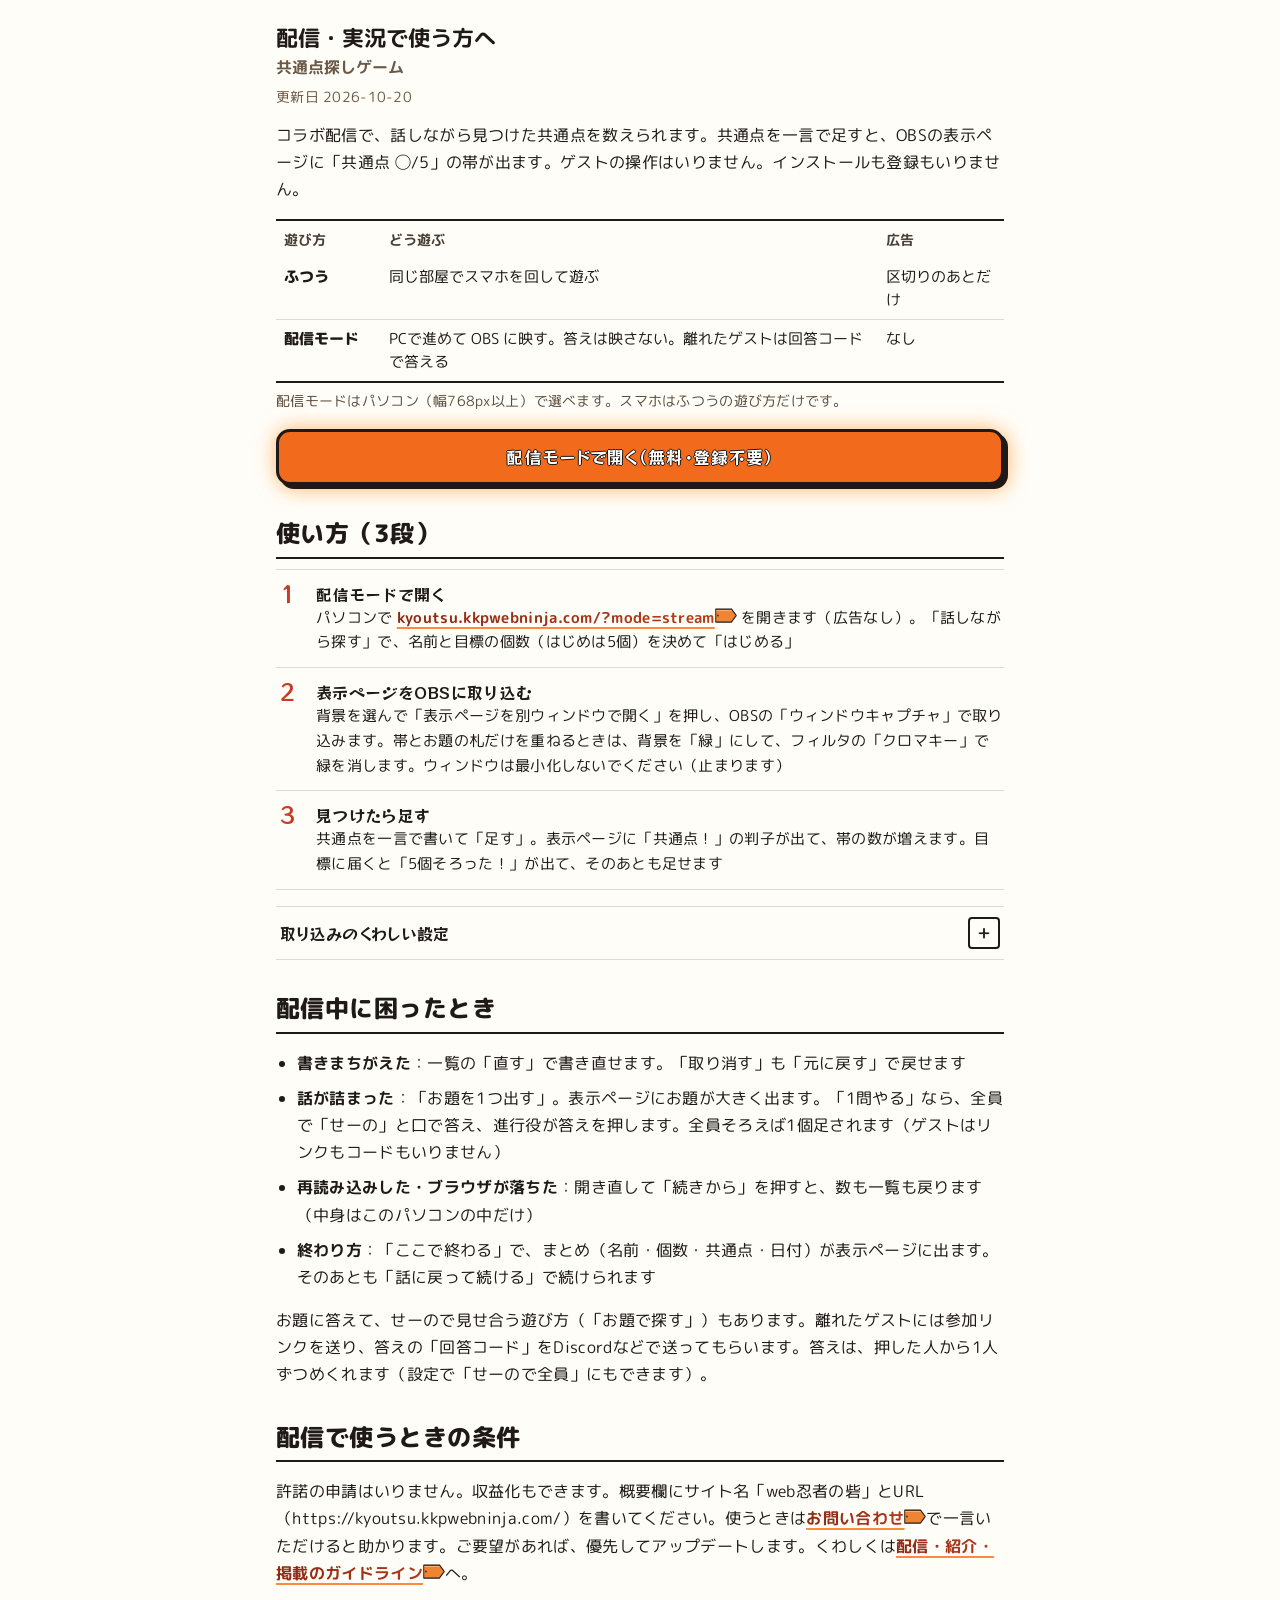
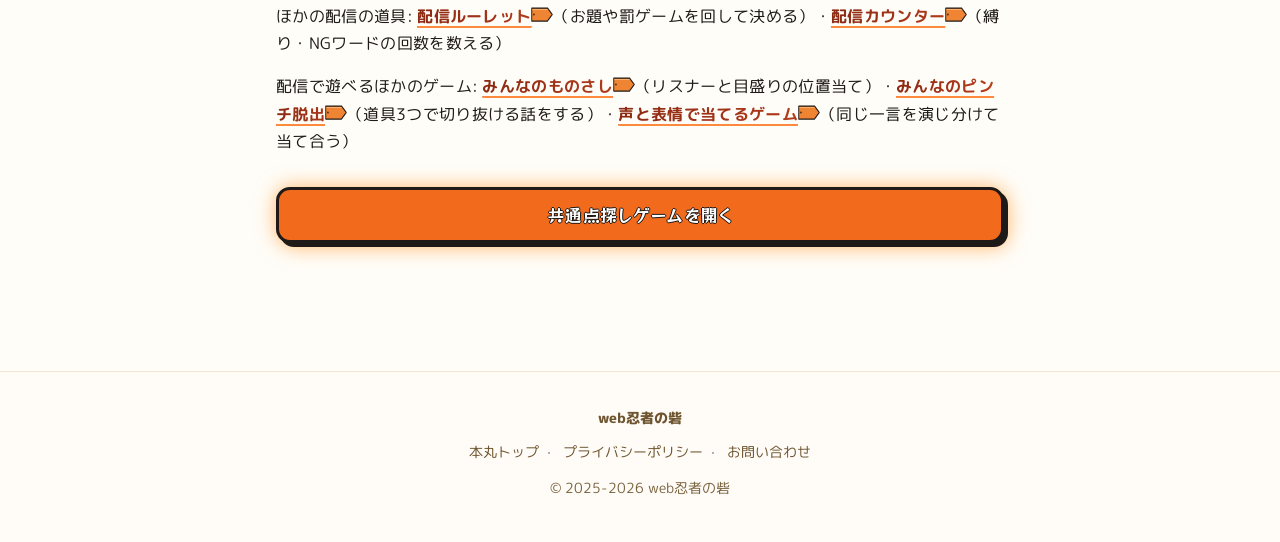
<file: haishin/index.html>
<!DOCTYPE html>
<html lang="ja">
<head>
<meta charset="UTF-8">
<meta name="viewport" content="width=device-width, initial-scale=1">
<title>配信・実況で共通点探しをする方法｜「共通点 ◯/5」の帯をOBSに出す</title>
<meta name="description" content="VTuber・ゲーム実況のコラボ配信で、共通点探しをする方法。話しながら見つけた共通点を一言で足すと、OBSに取り込む表示ページに「共通点 ◯/5」の帯が出ます。ブラウザだけで、登録不要。">
<link rel="canonical" href="https://kyoutsu.kkpwebninja.com/haishin/">
<meta name="robots" content="index,follow,max-image-preview:large">
<meta property="og:title" content="配信・実況で共通点探しをする方法">
<meta property="og:description" content="話しながら見つけた共通点を足すと、OBSの表示ページに「共通点 ◯/5」の帯が出ます。ブラウザだけで、登録不要。">
<meta property="og:type" content="article">
<meta property="og:url" content="https://kyoutsu.kkpwebninja.com/haishin/">
<meta property="og:site_name" content="共通点探しゲーム">
<meta property="og:image" content="https://kyoutsu.kkpwebninja.com/ogp.jpg?d=20261023b">
<meta name="twitter:card" content="summary_large_image">
<meta name="twitter:image" content="https://kyoutsu.kkpwebninja.com/ogp.jpg?d=20261023b">
<link rel="icon" type="image/png" sizes="32x32" href="/favicon.png">
<link rel="apple-touch-icon" sizes="180x180" href="/apple-touch-icon.png">
<script type="application/ld+json">{"@context": "https://schema.org", "@type": "Article", "headline": "配信・実況で共通点探しをする方法", "datePublished": "2026-10-20", "dateModified": "2026-10-20", "author": {"@type": "Organization", "name": "web忍者の砦"}, "publisher": {"@type": "Organization", "name": "web忍者の砦"}, "mainEntityOfPage": "https://kyoutsu.kkpwebninja.com/haishin/"}</script>
<!-- 2026-10-21 運営者の確認用（?kkptest=1 でこの端末だけオン・?kkptest=0 でオフ）。トップと同じ見分けで、オンの間は GA4 を送らない -->
<script>(function(){try{if(/[?&]kkptest=1\b/.test(location.search))localStorage.setItem('kkp-test','1');if(/[?&]kkptest=0\b/.test(location.search))localStorage.removeItem('kkp-test');if(localStorage.getItem('kkp-test')==='1')window['ga-disable-G-2LM85GJN0L']=true;}catch(e){}})();</script>
<script async src="https://www.googletagmanager.com/gtag/js?id=G-2LM85GJN0L"></script>
<script>
  window.dataLayer = window.dataLayer || [];
  function gtag(){dataLayer.push(arguments);}
  gtag('js', new Date());
  gtag('config', 'G-2LM85GJN0L');
</script>
<link rel="preconnect" href="https://fonts.googleapis.com">
<link rel="preconnect" href="https://fonts.gstatic.com" crossorigin>
<link href="https://fonts.googleapis.com/css2?family=M+PLUS+Rounded+1c:wght@400;700;800&display=swap" rel="stylesheet">
<!-- k-fonts:start -->
<link href="https://fonts.googleapis.com/css2?family=Yuji+Syuku&family=RocknRoll+One&display=swap&text=-.%2F0123456789%3A%3D%3F%40BCDLOPRSUX_abcdehijkmnoprstuvwxy%C2%A9%C2%B7%E2%97%AF%E3%80%81%E3%80%82%E3%80%8C%E3%80%8D%E3%81%82%E3%81%84%E3%81%86%E3%81%88%E3%81%8A%E3%81%8B%E3%81%8C%E3%81%8D%E3%81%8F%E3%81%91%E3%81%92%E3%81%93%E3%81%94%E3%81%95%E3%81%97%E3%81%98%E3%81%99%E3%81%9B%E3%81%9D%E3%81%9F%E3%81%A0%E3%81%A1%E3%81%A3%E3%81%A4%E3%81%A6%E3%81%A7%E3%81%A8%E3%81%A9%E3%81%AA%E3%81%AB%E3%81%AE%E3%81%AF%E3%81%B0%E3%81%B1%E3%81%B3%E3%81%B5%E3%81%B6%E3%81%B8%E3%81%B9%E3%81%BE%E3%81%BF%E3%82%80%E3%82%81%E3%82%82%E3%82%84%E3%82%89%E3%82%8A%E3%82%8B%E3%82%8C%E3%82%8D%E3%82%8F%E3%82%92%E3%82%93%E3%82%A2%E3%82%A3%E3%82%A4%E3%82%A6%E3%82%AC%E3%82%AD%E3%82%AF%E3%82%B2%E3%82%B3%E3%82%B5%E3%82%B6%E3%82%B7%E3%82%B8%E3%82%B9%E3%82%BD%E3%82%BF%E3%83%81%E3%83%83%E3%83%87%E3%83%88%E3%83%89%E3%83%90%E3%83%91%E3%83%95%E3%83%96%E3%83%97%E3%83%9A%E3%83%9B%E3%83%9C%E3%83%9D%E3%83%9E%E3%83%A0%E3%83%A2%E3%83%A3%E3%83%A9%E3%83%AA%E3%83%AB%E3%83%AD%E3%83%B3%E3%83%BB%E3%83%BC%E4%B8%80%E4%B8%8A%E4%B8%8B%E4%B8%8D%E4%B8%AD%E4%B8%B8%E4%BB%8B%E4%BB%98%E4%BB%A5%E4%BB%B6%E4%BD%9C%E4%BD%BF%E4%BF%A1%E5%80%8B%E5%84%AA%E5%85%83%E5%85%88%E5%85%A8%E5%85%B1%E5%86%8D%E5%87%BA%E5%88%87%E5%88%A4%E5%88%A5%E5%89%8D%E5%8A%A0%E5%8A%A9%E5%8C%96%E5%8C%BA%E5%8F%82%E5%8F%8E%E5%8F%96%E5%8F%A3%E5%8F%B3%E5%90%88%E5%90%8C%E5%90%8D%E5%91%8A%E5%93%A1%E5%95%8F%E5%9B%9E%E5%9B%B0%E5%A2%97%E5%A4%A7%E5%AD%90%E5%AE%9A%E5%AE%9F%E5%B0%8F%E5%B1%8A%E5%B1%8B%E5%B8%AF%E5%B9%85%E5%BA%83%E5%BD%B9%E5%BF%8D%E6%88%BB%E6%8A%BC%E6%8E%A2%E6%8E%B2%E6%93%8D%E6%95%B0%E6%96%99%E6%96%B0%E6%96%B9%E6%97%A5%E6%98%A0%E6%9B%B4%E6%9B%B8%E6%9C%80%E6%9C%9B%E6%9C%AC%E6%9C%AD%E6%9D%A1%E6%A6%82%E6%A8%99%E6%AC%84%E6%AD%A2%E6%AE%B5%E6%B1%BA%E6%B3%81%E6%B3%95%E6%B6%88%E7%82%B9%E7%84%A1%E7%94%B3%E7%94%BB%E7%99%BB%E7%9B%8A%E7%9B%AE%E7%9B%B4%E7%A0%A6%E7%A4%BA%E7%AD%94%E7%B4%B9%E7%B5%82%E7%B6%9A%E7%B7%91%E8%80%85%E8%90%BD%E8%A1%8C%E8%A1%A8%E8%A6%81%E8%A6%8B%E8%A6%A7%E8%A8%80%E8%A8%AD%E8%A8%B1%E8%A9%B0%E8%A9%B1%E8%AA%AD%E8%AB%8B%E8%AB%BE%E8%B6%B3%E8%BA%AB%E8%BC%89%E8%BE%BC%E9%80%81%E9%80%9A%E9%80%B2%E9%81%8A%E9%81%B8%E9%83%A8%E9%85%8D%E9%87%8D%E9%8C%B2%E9%96%8B%E9%9B%A2%E9%9D%A2%E9%A1%8C%EF%BC%81%EF%BC%88%EF%BC%89%EF%BC%9A%EF%BD%9C" rel="stylesheet">
<!-- k-fonts:end -->
<link rel="stylesheet" href="/kit/kit.css?v=afa429f">
<style>
/* 読み物ページ：地は白、本文16px・#333・行間1.7（はぁの /haishin/ と同じ形） */
:root{--orange:#ff8a3d;--cream:#fff8f0;--ink:#333;--muted:#6b5a48;--line:#e6dccb}
*{box-sizing:border-box}
body{margin:0;background:#fff;color:var(--ink);font-family:"M PLUS Rounded 1c","Hiragino Maru Gothic ProN",system-ui,sans-serif;font-size:16px;line-height:1.7;-webkit-text-size-adjust:100%}
.wrap{max-width:760px;margin:0 auto;padding:18px 16px 60px}
h1{font-size:1.4rem;line-height:1.5;margin:.2rem 0 .4rem}
h1 .c{display:block;font-size:1rem;color:var(--muted);font-weight:700}
.upd{font-size:.875rem;color:var(--muted);margin:0 0 .8rem}
.lead{margin:0 0 1rem}
/* 2026-10-21 kit の部品へ（k-btn-main・k-h2・k-steps・k-table-result・k-link） */
.cta-row{margin:8px 0 28px}
.cta-row .k-btn-main{display:flex;width:100%;box-sizing:border-box;white-space:normal;text-align:center}
.wrap .k-h2{margin:32px 0 10px;font-size:22px}
.k-steps{margin:0 0 16px}
.k-steps>li{font-size:15px}
.wrap ul{padding-left:1.3rem}.wrap ul li{margin:0 0 .5rem}
code{background:#f6efe4;padding:.05rem .35rem;border-radius:4px;font-size:.92em}
a{color:var(--k-sumi)}
@media(min-width:760px){.wrap .k-h2{font-size:24px}}

/* 2026-10-21 読みやすさ: kit の13pxの札・注記はこのサイトでは14pxに（kit 側の次の版で直すまでの上書き） */
.k-tag,.k-upd,.k-result small,.k-install-t span,.k-teaser-asof,.k-teaser-host .mt-asof,.k-teaser-host .mt-badge,.k-seg>button small,.k-seg>label small{font-size:14px}
/* 2026-10-21 遊び方の見比べ（冒頭の表） */
.mode-cmp{margin:16px 0 6px}
.mode-cmp tbody th{white-space:nowrap;font-weight:800}
.mode-cmp-note{margin:0 0 1rem;font-size:14px;color:#5c4d3d}
@media(max-width:480px){.mode-cmp{font-size:14px}.mode-cmp th,.mode-cmp td{padding:6px 6px}}
</style>
</head>
<body class="k-page">
<div class="wrap">

<h1>配信・実況で使う方へ<span class="c">共通点探しゲーム</span></h1>
<p class="upd">更新日 <time datetime="2026-10-20">2026-10-20</time></p>
<p class="lead">コラボ配信で、話しながら見つけた共通点を数えられます。共通点を一言で足すと、OBSの表示ページに「共通点 ◯/5」の帯が出ます。ゲストの操作はいりません。インストールも登録もいりません。</p>

<table class="k-table-result mode-cmp"><thead><tr><th scope="col">遊び方</th><th scope="col">どう遊ぶ</th><th scope="col">広告</th></tr></thead><tbody><tr><th scope="row">ふつう</th><td>同じ部屋でスマホを回して遊ぶ</td><td>区切りのあとだけ</td></tr><tr><th scope="row">配信モード</th><td>PCで進めて OBS に映す。答えは映さない。離れたゲストは回答コードで答える</td><td>なし</td></tr></tbody></table>
<p class="mode-cmp-note">配信モードはパソコン（幅768px以上）で選べます。スマホはふつうの遊び方だけです。</p>

<p class="cta-row"><a class="k-btn k-btn-main" href="https://kyoutsu.kkpwebninja.com/?mode=stream">配信モードで開く（無料・登録不要）</a></p>

<h2 class="k-h2">使い方（3段）</h2>
<ol class="k-steps">
<li><b>配信モードで開く</b>パソコンで <a class="k-link k-link-inline" href="https://kyoutsu.kkpwebninja.com/?mode=stream">kyoutsu.kkpwebninja.com/?mode=stream</a> を開きます（広告なし）。「話しながら探す」で、名前と目標の個数（はじめは5個）を決めて「はじめる」</li>
<li><b>表示ページをOBSに取り込む</b>背景を選んで「表示ページを別ウィンドウで開く」を押し、OBSの「ウィンドウキャプチャ」で取り込みます。帯とお題の札だけを重ねるときは、背景を「緑」にして、フィルタの「クロマキー」で緑を消します。ウィンドウは最小化しないでください（止まります）</li>
<li><b>見つけたら足す</b>共通点を一言で書いて「足す」。表示ページに「共通点！」の判子が出て、帯の数が増えます。目標に届くと「5個そろった！」が出て、そのあとも足せます</li>
</ol>
<details class="k-fold"><summary>取り込みのくわしい設定</summary><div>
<p>同じブラウザで <a class="k-link k-link-inline" href="https://kyoutsu.kkpwebninja.com/view/">/view/</a> を開いても同じです。OBSの「ブラウザソース」では操作の画面とつながりません。帯は右上・右下・下から選べます。</p>
</div></details>
<h2 class="k-h2">配信中に困ったとき</h2>
<ul>
<li><b>書きまちがえた</b>：一覧の「直す」で書き直せます。「取り消す」も「元に戻す」で戻せます</li>
<li><b>話が詰まった</b>：「お題を1つ出す」。表示ページにお題が大きく出ます。「1問やる」なら、全員で「せーの」と口で答え、進行役が答えを押します。全員そろえば1個足されます（ゲストはリンクもコードもいりません）</li>
<li><b>再読み込みした・ブラウザが落ちた</b>：開き直して「続きから」を押すと、数も一覧も戻ります（中身はこのパソコンの中だけ）</li>
<li><b>終わり方</b>：「ここで終わる」で、まとめ（名前・個数・共通点・日付）が表示ページに出ます。そのあとも「話に戻って続ける」で続けられます</li>
</ul>
<p>お題に答えて、せーので見せ合う遊び方（「お題で探す」）もあります。離れたゲストには参加リンクを送り、答えの「回答コード」をDiscordなどで送ってもらいます。答えは、押した人から1人ずつめくれます（設定で「せーので全員」にもできます）。</p>

<h2 class="k-h2">配信で使うときの条件</h2>
<p>許諾の申請はいりません。収益化もできます。概要欄にサイト名「web忍者の砦」とURL（https://kyoutsu.kkpwebninja.com/）を書いてください。使うときは<a class="k-link k-link-inline" href="https://kkpwebninja.com/otoiawase" target="_blank" rel="noopener">お問い合わせ</a>で一言いただけると助かります。ご要望があれば、優先してアップデートします。くわしくは<a class="k-link k-link-inline" href="https://kkpwebninja.com/guidelines">配信・紹介・掲載のガイドライン</a>へ。</p>

<p>ほかの配信の道具: <a class="k-link k-link-inline" href="https://roulette.kkpwebninja.com/">配信ルーレット</a>（お題や罰ゲームを回して決める）・<a class="k-link k-link-inline" href="https://roulette.kkpwebninja.com/counter/">配信カウンター</a>（縛り・NGワードの回数を数える）</p>
<p>配信で遊べるほかのゲーム: <a class="k-link k-link-inline" href="https://monosashi.kkpwebninja.com/haishin/">みんなのものさし</a>（リスナーと目盛りの位置当て）・<a class="k-link k-link-inline" href="https://pinch.kkpwebninja.com/haishin/">みんなのピンチ脱出</a>（道具3つで切り抜ける話をする）・<a class="k-link k-link-inline" href="https://haa.kkpwebninja.com/haishin/">声と表情で当てるゲーム</a>（同じ一言を演じ分けて当て合う）</p>

<p class="cta-row" style="margin-top:32px"><a class="k-btn k-btn-main" href="https://kyoutsu.kkpwebninja.com/">共通点探しゲームを開く</a></p>

</div>
<!-- WEBNINJA_UNIFIED_FOOTER -->
<footer style="text-align:center;padding:2rem 1rem 2.5rem;font-size:.875rem;color:#5f6b7a;line-height:2;border-top:1px solid #f0e6d2;margin-top:2.5rem;background:#fffcf7;">
  <div style="font-weight:800;color:#6e5530;font-size:.875rem;margin-bottom:0.4rem;">web忍者の砦</div>
  <div>
    <a href="https://kkpwebninja.com/" target="_blank" rel="noopener" style="color:#6e5530;text-decoration:none;margin:0 0.5rem;">本丸トップ</a>·
    <a href="https://privacypolicy.kkpwebninja.com/" target="_blank" rel="noopener" style="color:#6e5530;text-decoration:none;margin:0 0.5rem;">プライバシーポリシー</a>·
    <a href="https://kkpwebninja.com/otoiawase" target="_blank" rel="noopener" style="color:#6e5530;text-decoration:none;margin:0 0.5rem;">お問い合わせ</a>
  </div>
  <div style="margin-top:0.5rem;color:#7a6440;">© 2025-2026 web忍者の砦</div>
</footer>
</body>
</html>
</file>
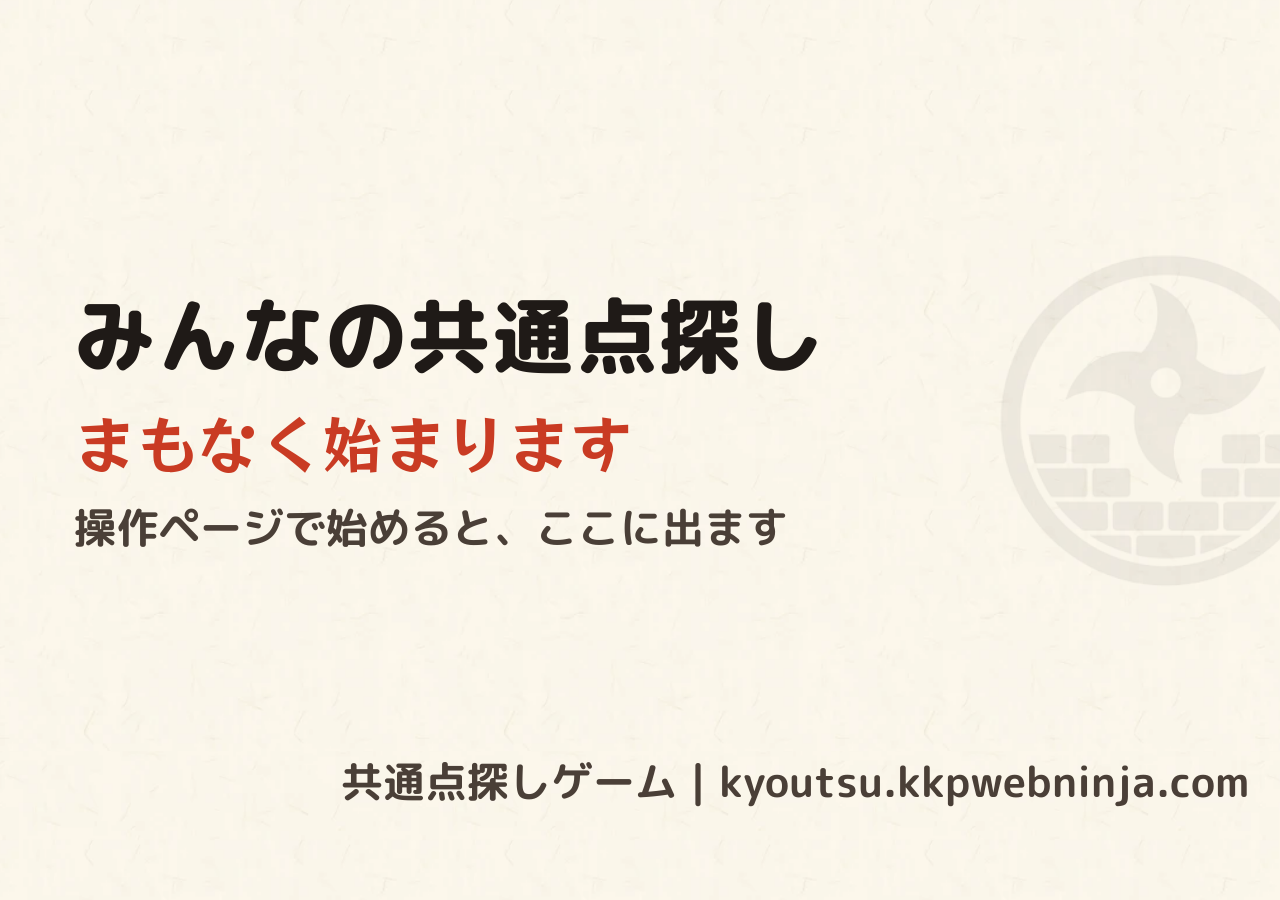
<file: view/index.html>
<!DOCTYPE html>
<html lang="ja">
<head>
<meta charset="UTF-8">
<meta name="viewport" content="width=device-width, initial-scale=1.0">
<meta name="robots" content="noindex">
<title>共通点探し 配信表示</title>
<link rel="icon" type="image/png" sizes="32x32" href="/favicon.png">
<link rel="preconnect" href="https://fonts.googleapis.com">
<link rel="preconnect" href="https://fonts.gstatic.com" crossorigin>
<link href="https://fonts.googleapis.com/css2?family=M+PLUS+Rounded+1c:wght@400;700;800&display=swap" rel="stylesheet">
<!-- k-fonts:start -->
<link href="https://fonts.googleapis.com/css2?family=Yuji+Syuku&family=RocknRoll+One&display=swap&text=%21%25%28%29%2B-.%2F0123456789%3A%3F%40ABCDEFGHIJKLMNOPQRSTUVWXYZ_abcdefghijklmnopqrstuvwxyz%C2%A9%C2%B7%E2%80%A6%E2%86%92%E2%88%92%E2%97%AF%E3%80%81%E3%80%82%E3%80%85%E3%80%8C%E3%80%8D%E3%80%9C%E3%81%81%E3%81%82%E3%81%84%E3%81%86%E3%81%88%E3%81%8A%E3%81%8B%E3%81%8C%E3%81%8D%E3%81%8E%E3%81%8F%E3%81%90%E3%81%91%E3%81%92%E3%81%93%E3%81%94%E3%81%95%E3%81%96%E3%81%97%E3%81%98%E3%81%99%E3%81%9A%E3%81%9B%E3%81%9C%E3%81%9D%E3%81%9E%E3%81%9F%E3%81%A0%E3%81%A1%E3%81%A3%E3%81%A4%E3%81%A5%E3%81%A6%E3%81%A7%E3%81%A8%E3%81%A9%E3%81%AA%E3%81%AB%E3%81%AC%E3%81%AD%E3%81%AE%E3%81%AF%E3%81%B0%E3%81%B1%E3%81%B2%E3%81%B3%E3%81%B5%E3%81%B6%E3%81%B8%E3%81%B9%E3%81%BA%E3%81%BB%E3%81%BC%E3%81%BD%E3%81%BE%E3%81%BF%E3%82%80%E3%82%81%E3%82%82%E3%82%83%E3%82%84%E3%82%85%E3%82%86%E3%82%87%E3%82%88%E3%82%89%E3%82%8A%E3%82%8B%E3%82%8C%E3%82%8D%E3%82%8F%E3%82%92%E3%82%93%E3%82%A1%E3%82%A2%E3%82%A3%E3%82%A4%E3%82%A6%E3%82%A7%E3%82%A8%E3%82%AA%E3%82%AB%E3%82%AD%E3%82%AE%E3%82%AF%E3%82%B0%E3%82%B1%E3%82%B2%E3%82%B3%E3%82%B4%E3%82%B5%E3%82%B6%E3%82%B7%E3%82%B8%E3%82%B9%E3%82%BA%E3%82%BB%E3%82%BD%E3%82%BE%E3%82%BF%E3%83%80%E3%83%81%E3%83%83%E3%83%84%E3%83%86%E3%83%87%E3%83%88%E3%83%89%E3%83%8A%E3%83%8B%E3%83%8D%E3%83%8F%E3%83%90%E3%83%91%E3%83%92%E3%83%93%E3%83%94%E3%83%95%E3%83%96%E3%83%97%E3%83%98%E3%83%99%E3%83%9A%E3%83%9B%E3%83%9C%E3%83%9D%E3%83%9E%E3%83%9F%E3%83%A0%E3%83%A1%E3%83%A2%E3%83%A3%E3%83%A4%E3%83%A5%E3%83%A7%E3%83%A8%E3%83%A9%E3%83%AA%E3%83%AB%E3%83%AC%E3%83%AD%E3%83%AF%E3%83%B3%E3%83%BB%E3%83%BC%E4%B8%80%E4%B8%89%E4%B8%8A%E4%B8%8B%E4%B8%8D%E4%B8%A6%E4%B8%AD%E4%B8%B8%E4%B8%BB%E4%B8%BC%E4%B9%85%E4%B9%B3%E4%BA%88%E4%BA%8B%E4%BA%8C%E4%BA%BA%E4%BB%8A%E4%BB%95%E4%BB%98%E4%BB%A5%E4%BB%B2%E4%BB%B6%E4%BB%BB%E4%BC%8A%E4%BC%8F%E4%BC%91%E4%BC%9A%E4%BD%8D%E4%BD%8F%E4%BD%93%E4%BD%95%E4%BD%99%E4%BD%9C%E4%BD%BF%E4%BE%8B%E4%BF%82%E4%BF%A1%E4%BF%AE%E5%80%8B%E5%80%99%E5%80%9F%E5%80%A4%E5%81%A5%E5%81%B4%E5%82%98%E5%82%99%E5%85%83%E5%85%88%E5%85%89%E5%85%A5%E5%85%A8%E5%85%B1%E5%85%B7%E5%86%85%E5%86%8D%E5%86%99%E5%86%AC%E5%86%B7%E5%87%BA%E5%88%86%E5%88%87%E5%88%9D%E5%88%A4%E5%88%A5%E5%88%BB%E5%89%8D%E5%89%B2%E5%8A%9B%E5%8A%A0%E5%8A%A9%E5%8A%B9%E5%8B%89%E5%8B%95%E5%8B%A4%E5%8C%96%E5%8C%BA%E5%8D%8A%E5%8D%94%E5%8D%98%E5%8D%AF%E5%8D%B0%E5%8D%B5%E5%8F%82%E5%8F%8B%E5%8F%8D%E5%8F%8E%E5%8F%96%E5%8F%97%E5%8F%A3%E5%8F%A5%E5%8F%B0%E5%8F%B3%E5%8F%B7%E5%8F%B8%E5%90%84%E5%90%88%E5%90%89%E5%90%8C%E5%90%8D%E5%90%9B%E5%90%A6%E5%91%82%E5%91%8A%E5%91%B3%E5%92%8C%E5%93%81%E5%93%A1%E5%95%86%E5%95%8F%E5%96%B6%E5%99%A8%E5%9B%9E%E5%9B%A3%E5%9B%B0%E5%9B%BD%E5%9C%B0%E5%9E%8B%E5%9F%BA%E5%A0%B4%E5%A1%A9%E5%A2%97%E5%A3%AB%E5%A3%B0%E5%A4%89%E5%A4%8F%E5%A4%95%E5%A4%96%E5%A4%9A%E5%A4%9C%E5%A4%A2%E5%A4%A7%E5%A4%A9%E5%A4%AA%E5%A4%B1%E5%A5%BD%E5%A7%8B%E5%AD%90%E5%AD%97%E5%AD%A6%E5%AE%88%E5%AE%97%E5%AE%9A%E5%AE%9F%E5%AE%B6%E5%AE%BF%E5%AF%84%E5%AF%8C%E5%AF%9D%E5%AF%BE%E5%AF%BF%E5%B0%82%E5%B0%8F%E5%B0%91%E5%B1%8A%E5%B1%8B%E5%B1%B1%E5%B3%B6%E5%B7%AE%E5%B7%BB%E5%B7%BE%E5%B8%83%E5%B8%AD%E5%B8%AF%E5%B8%B0%E5%B9%85%E5%B9%B4%E5%BA%83%E5%BA%97%E5%BA%A6%E5%BA%A7%E5%BA%AB%E5%BA%B7%E5%BC%81%E5%BC%8F%E5%BC%B5%E5%BC%B7%E5%BC%BE%E5%BD%93%E5%BD%A2%E5%BD%B9%E5%BE%85%E5%BE%8C%E5%BF%83%E5%BF%8D%E5%BF%98%E5%BF%99%E6%80%96%E6%80%9D%E6%80%A5%E6%81%8B%E6%82%AA%E6%83%B3%E6%84%9B%E6%84%9F%E6%85%8B%E6%85%8C%E6%86%B6%E6%88%90%E6%88%A6%E6%88%BB%E6%89%80%E6%89%87%E6%89%8B%E6%89%B1%E6%8A%80%E6%8A%98%E6%8A%9C%E6%8A%9E%E6%8A%B9%E6%8A%BC%E6%8B%85%E6%8C%81%E6%8C%91%E6%8E%98%E6%8E%A2%E6%8E%A5%E6%8F%9A%E6%8F%9B%E6%92%AE%E6%93%8D%E6%94%BE%E6%94%BF%E6%95%97%E6%95%99%E6%95%A3%E6%95%B0%E6%95%B4%E6%96%87%E6%96%89%E6%96%99%E6%96%B0%E6%96%B9%E6%97%85%E6%97%8F%E6%97%A2%E6%97%A5%E6%97%A9%E6%98%86%E6%98%8E%E6%98%94%E6%98%A0%E6%98%BC%E6%99%82%E6%99%AF%E6%9A%97%E6%9B%B2%E6%9B%B8%E6%9B%BF%E6%9C%80%E6%9C%88%E6%9C%89%E6%9C%8D%E6%9C%9D%E6%9C%9F%E6%9C%A8%E6%9C%AA%E6%9C%AB%E6%9C%AC%E6%9C%AD%E6%9C%BA%E6%9D%90%E6%9D%9F%E6%9D%A5%E6%9D%BE%E6%9E%95%E6%9E%9C%E6%9E%A0%E6%A0%97%E6%A0%A1%E6%A0%B9%E6%A2%85%E6%A3%9A%E6%A5%AD%E6%A5%BD%E6%A7%8B%E6%A7%98%E6%A8%99%E6%A8%AA%E6%A9%9F%E6%AC%84%E6%AC%A1%E6%AD%8C%E6%AD%A2%E6%AD%A3%E6%AD%A9%E6%AD%B4%E6%AE%8B%E6%AE%B5%E6%AF%8E%E6%B0%8F%E6%B0%97%E6%B0%B4%E6%B1%BA%E6%B2%B9%E6%B2%BB%E6%B3%81%E6%B3%A3%E6%B4%BE%E6%B5%85%E6%B6%88%E6%B7%B1%E6%B7%BB%E6%B8%88%E6%B8%9B%E6%B9%AF%E6%BA%96%E6%BC%94%E6%BC%A2%E7%82%8A%E7%82%AD%E7%82%B9%E7%84%A1%E7%84%BC%E7%85%A7%E7%85%AE%E7%88%AC%E7%89%87%E7%89%9B%E7%89%A9%E7%89%B9%E7%8A%AC%E7%8A%B6%E7%8C%AB%E7%8E%89%E7%90%86%E7%94%98%E7%94%9F%E7%94%A8%E7%94%B0%E7%94%B1%E7%94%BB%E7%95%AA%E7%96%91%E7%96%B2%E7%97%85%E7%99%BB%E7%99%BD%E7%9B%9B%E7%9B%AE%E7%9B%B4%E7%9B%B8%E7%9C%81%E7%9C%9F%E7%9C%A0%E7%9D%80%E7%9E%AC%E7%9F%A5%E7%9F%AD%E7%A0%94%E7%A0%A6%E7%A2%BA%E7%A4%BA%E7%A4%BE%E7%A5%88%E7%A5%9E%E7%A6%8F%E7%A7%92%E7%A7%BB%E7%A8%AE%E7%A9%BA%E7%AA%93%E7%AB%AF%E7%AB%BF%E7%AC%91%E7%AC%AC%E7%AD%94%E7%AE%97%E7%B0%A1%E7%B3%BB%E7%B4%84%E7%B4%85%E7%B4%9A%E7%B4%A0%E7%B5%82%E7%B5%84%E7%B5%90%E7%B5%A1%E7%B5%B5%E7%B6%9A%E7%B7%8A%E7%B7%91%E7%B7%92%E7%B8%AE%E7%BD%AA%E7%BD%AE%E7%BF%92%E8%80%83%E8%80%85%E8%81%9E%E8%81%B4%E8%81%B7%E8%82%89%E8%83%BD%E8%87%AA%E8%87%B4%E8%88%9E%E8%89%AF%E8%89%B2%E8%8B%A6%E8%8B%B1%E8%8C%B6%E8%8F%93%E8%8F%9C%E8%90%BD%E8%91%89%E8%94%B5%E8%99%AB%E8%A1%8C%E8%A1%A8%E8%A3%8F%E8%A3%9C%E8%A6%81%E8%A6%86%E8%A6%8B%E8%A6%96%E8%A6%9A%E8%A7%92%E8%A7%A3%E8%A7%A6%E8%A8%80%E8%A8%98%E8%A8%AD%E8%A8%B3%E8%A9%A3%E8%A9%A6%E8%A9%B0%E8%A9%B1%E8%AA%8C%E8%AA%8D%E8%AA%95%E8%AA%9E%E8%AA%AD%E8%AA%BF%E8%AB%87%E8%AC%8E%E8%B1%86%E8%B2%A9%E8%B2%B7%E8%B2%BC%E8%B3%AA%E8%B5%B0%E8%B5%B7%E8%B6%85%E8%B6%8A%E8%B6%A3%E8%B6%B3%E8%BA%AB%E8%BB%8A%E8%BB%A2%E8%BE%BC%E8%BF%91%E8%BF%94%E8%BF%B7%E8%BF%BD%E9%80%81%E9%80%8F%E9%80%94%E9%80%9A%E9%80%A3%E9%80%B1%E9%80%B2%E9%81%85%E9%81%8A%E9%81%8B%E9%81%8E%E9%81%93%E9%81%94%E9%81%95%E9%81%A9%E9%81%B8%E9%83%A8%E9%85%8D%E9%85%92%E9%85%A2%E9%85%B8%E9%87%88%E9%87%8E%E9%87%91%E9%87%A3%E9%8C%B2%E9%8D%8B%E9%95%B7%E9%96%89%E9%96%8B%E9%96%93%E9%9A%8E%E9%9A%A0%E9%9B%86%E9%9B%91%E9%9B%A2%E9%9B%A8%E9%9B%B2%E9%9B%BB%E9%9D%A2%E9%9F%B3%E9%9F%BB%E9%A0%86%E9%A0%AD%E9%A0%BC%E9%A1%8C%E9%A1%9E%E9%A2%A8%E9%A3%9B%E9%A3%9F%E9%A3%B2%E9%A3%BE%E9%AB%98%E9%AB%AA%E9%AD%9A%E9%AE%AD%E9%B3%A5%E9%B7%B9%E9%BA%BA%E9%BB%92%E9%BD%A2%EF%BC%81%EF%BC%88%EF%BC%89%EF%BC%8B%EF%BC%8D%EF%BC%8F%EF%BC%9A%EF%BC%9D%EF%BC%9F%EF%BD%9C" rel="stylesheet">
<!-- k-fonts:end -->
<link rel="stylesheet" href="/kit/kit.css?v=afa429f">
<script src="/kit/kit.js?v=afa429f"></script>
<!-- OBS 表示ページ。広告・GA4 なし。枠・背景（クリーム／緑／透過）・待ち画面・クレジットは kit の k-view。
     操作ページ（同じブラウザ）から KKit.live で今の場面だけ受け取る。
     字は kit の --k-v-*（どのウィンドウでも 1/3 に縮めて 14px 以上）。大きさは幅1600で組んだ値を cqw にしたもの。
     話しながら探すは帯だけ。背景を「緑」にすると帯のまわりを OBS の「クロマキー」で抜ける（前の版は緑に決め打ちだった）。 -->
<style>
[hidden]{display:none!important}
.ky-ttl{flex:1 1 auto;white-space:nowrap;overflow:hidden;text-overflow:ellipsis}
.ky-meta{flex:none;display:flex;align-items:center;gap:max(12px,1.4cqw);white-space:nowrap;font-variant-numeric:tabular-nums}
.band-l{display:inline-block;padding:.05em .6em;background:var(--k-sumi);color:#fff;font-family:var(--k-bold);font-weight:400;transform:skewX(-8deg)}
.band-l.on{background:var(--k-shu)}
.k-view-body{padding-top:max(8px,.8cqw)}
.pack{font-size:var(--k-v-min);font-weight:800;color:var(--k-text-2);line-height:1.2;margin-bottom:max(4px,.4cqw)}
.q{font-family:var(--k-bold);font-size:max(42px,calc(max(62px,4.75cqw)*var(--f,1)));line-height:1.2;letter-spacing:.03em;word-break:auto-phrase;text-wrap:balance}
.q.sm{font-size:max(42px,calc(max(46px,3.4cqw)*var(--f,1)))}
.choices{display:flex;flex-wrap:wrap;gap:max(10px,1cqw);margin-top:max(12px,1.6cqw)}
.choices .k-tag{margin:0;padding:.1em .55em;border-width:max(2px,.19cqw);border-radius:max(6px,.5cqw);font-size:var(--k-v-min);font-weight:800;line-height:1.3;letter-spacing:.02em}
.players{display:grid;gap:max(10px,1cqw);margin-top:max(12px,1.6cqw)}
.players.open{flex:1;min-height:0;margin-top:max(10px,1.2cqw)}
.pl{position:relative;display:flex;flex-direction:column;justify-content:center;padding:max(6px,.9cqw) max(10px,1.4cqw);border:max(2px,.19cqw) solid var(--k-sumi);border-radius:max(6px,.5cqw);min-width:0;min-height:0;overflow:hidden}
.pl .nm{display:block;font-size:var(--k-v-min);font-weight:800;line-height:1.2;white-space:nowrap;overflow:hidden;text-overflow:ellipsis}
.pl .st{display:block;font-family:var(--k-bold);font-size:var(--k-v-min);line-height:1.2;color:var(--k-text-2)}
.pl.done .st{color:var(--k-shu)}
.pl .an{display:block;font-family:var(--k-bold);line-height:1.12;word-break:auto-phrase}
.pl.hit{border-color:var(--k-shu);border-width:max(4px,.44cqw);padding:max(4px,.65cqw) max(8px,1.1cqw)}
.pl.hit .an{color:var(--k-shu)}
.pl.back{border-style:dashed;border-color:#c8a77f;background:repeating-linear-gradient(45deg,#fbf1e2 0 .6cqw,#f4e4cc .6cqw 1.2cqw)}.pl.back .an{color:#a8501a}
.pl.fresh .an{animation:kyFl .4s cubic-bezier(.3,1.6,.5,1) both}
@keyframes kyFl{0%{transform:scale(.6);opacity:0}100%{transform:none;opacity:1}}
@media (prefers-reduced-motion:reduce){.pl.fresh .an{animation:none}}
.verdict{display:flex;align-items:center;gap:max(14px,1.75cqw);margin-top:max(8px,1.1cqw);font-size:var(--k-v-s);line-height:1.25;font-weight:800;min-height:max(84px,8cqw)}
.verdict .k-stamp{flex:0 0 auto;width:max(84px,8cqw);height:max(84px,8cqw);font-size:var(--k-v-min);line-height:1.05;text-align:center}
.rare{flex:none;display:inline-block;margin-right:max(8px,1cqw);padding:0 .35em;border:max(3px,.25cqw) solid var(--k-shu);border-radius:max(4px,.4cqw);color:var(--k-shu);font-family:var(--k-bold);font-weight:400}
.verdict .tx{min-width:0;line-height:1.32;padding-bottom:.04em;overflow:hidden;display:-webkit-box;-webkit-line-clamp:2;-webkit-box-orient:vertical}
.follow{margin-top:max(4px,.5cqw);font-size:var(--k-v-min);font-weight:800;line-height:1.3;white-space:nowrap;overflow:hidden;text-overflow:ellipsis}
.follow span,.ask span{margin-right:max(8px,1cqw);color:var(--k-text-2)}
.ask{margin:max(12px,1.5cqw) 0 0;padding:max(8px,.9cqw) 0 0;border-top:max(2px,.12cqw) solid var(--k-line-soft);font-size:var(--k-v-min);font-weight:800;line-height:1.3}
.ask b{color:var(--k-shu)}
.big{margin:max(8px,1.2cqw) 0 0;font-family:var(--k-head);font-weight:800;font-size:max(42px,calc(max(76px,6.9cqw)*var(--f,1)));letter-spacing:.04em;line-height:1.15;word-break:auto-phrase}
.names{margin:max(12px,1.6cqw) 0 0;font-family:var(--k-bold);font-size:var(--k-v-m);line-height:1.3;white-space:nowrap;overflow:hidden;text-overflow:ellipsis}
.res{display:flex;gap:max(20px,3cqw);align-items:center;flex:1;min-height:0}
.res .k-result{flex:0 0 35%;box-sizing:border-box;border-width:max(14px,1.4cqw) max(36px,3.2cqw);border-image-width:max(14px,1.4cqw) max(36px,3.2cqw);padding:max(4px,.6cqw) 0}
.res .k-result small{font-size:var(--k-v-min);line-height:1.25}
.res .k-result b{font-size:max(42px,calc(max(84px,6.9cqw)*var(--f,1)));line-height:1.1}
.res .best{flex:1;min-width:0}
.res .best small{display:block;font-size:var(--k-v-min);font-weight:800;color:var(--k-text-2)}
.res .best b{display:block;margin-top:max(4px,.5cqw);font-family:var(--k-bold);font-weight:400;font-size:max(42px,calc(max(62px,5.25cqw)*var(--f,1)));line-height:1.15;color:var(--k-shu);word-break:auto-phrase;overflow:hidden;display:-webkit-box;-webkit-line-clamp:2;-webkit-box-orient:vertical}
.res .best span{display:block;margin-top:max(6px,.75cqw);font-size:var(--k-v-min);font-weight:800;line-height:1.35;overflow:hidden;display:-webkit-box;-webkit-line-clamp:2;-webkit-box-orient:vertical}
.res ul{flex:1;margin:0;padding:0;list-style:none;font-size:var(--k-v-min);font-weight:800;line-height:1.3;min-width:0}
.res li{padding:max(4px,.6cqw) 0;border-bottom:max(2px,.12cqw) solid var(--k-line-soft);white-space:nowrap;overflow:hidden;text-overflow:ellipsis}
/* 話しながら探す：帯だけ（上の帯は出さない）。クリーム以外（緑・透過・白・黒・色）は本文の面を敷かず、帯と札だけに面がある */
.k-view-stage.ky-band .k-view-top{display:none}
html:not([data-k-bg="cream"]) .k-view-stage.ky-band .k-view-body{background:none;border:0}
.bd{position:absolute;box-sizing:border-box;background:#fff;border:max(3px,.31cqw) solid var(--k-sumi);border-radius:max(6px,.6cqw);padding:max(8px,1.1cqw) max(12px,1.6cqw);box-shadow:max(3px,.38cqw) max(3px,.38cqw) 0 var(--k-sumi)}
.bd.tr,.bd.br{right:2cqw;width:45cqw}
.bd.tr{top:2cqw}.bd.br{bottom:2cqw}
.bd.b{left:2cqw;right:2cqw;bottom:2cqw;display:flex;align-items:center;gap:2cqw;padding:max(6px,.9cqw) max(12px,1.75cqw)}
.bd .ct{display:flex;align-items:baseline;gap:max(8px,.9cqw);font-family:var(--k-bold);white-space:nowrap;line-height:1}
.bd .ct small{font-size:var(--k-v-min)}
.bd .ct b{font-size:max(42px,calc(max(84px,8.75cqw)*var(--f,1)));line-height:1;color:var(--k-shu);font-weight:400;font-variant-numeric:tabular-nums}
.bd .ct i{font-style:normal;font-size:var(--k-v-m)}
.bd .ct .ok{font-size:var(--k-v-min);color:var(--k-shu)}
.bd ol{margin:max(6px,.6cqw) 0 0;padding:0;list-style:none}
.bd ol li{display:flex;gap:max(8px,.75cqw);padding:max(2px,.38cqw) 0;border-top:max(2px,.12cqw) solid var(--k-line-soft);font-size:var(--k-v-s);font-weight:800;line-height:1.2}
.bd ol li::before{content:attr(data-n);flex:none;min-width:1.2em;font-family:var(--k-bold);color:var(--k-shu);font-variant-numeric:tabular-nums}
.bd ol li span{min-width:0;overflow:hidden;display:-webkit-box;-webkit-line-clamp:2;-webkit-box-orient:vertical;word-break:auto-phrase}
.bd.b ol{flex:1;min-width:0;margin:0;display:flex;gap:1.75cqw;overflow:hidden}
.bd.b ol li{border:0;flex:1 1 0;min-width:0}
.bd .more{font-size:var(--k-v-min);color:var(--k-text-2);font-weight:800;line-height:1.3}
.bd .hint{margin-top:max(6px,.6cqw);font-size:var(--k-v-min);line-height:1.3;font-weight:800;color:var(--k-text-2)}
.bd.b .hint{margin:0;flex:1 1 auto;min-width:0}
/* お題の札：右の帯（right:2cqw・幅45cqw）と重ならない幅 */
.tp{position:absolute;box-sizing:border-box;left:2cqw;top:2cqw;width:49.4cqw;max-height:calc(100% - 4cqw);overflow:hidden;padding:max(10px,1.75cqw) max(14px,2.1cqw);background:#fff;border:max(3px,.31cqw) solid var(--k-sumi);border-radius:max(6px,.6cqw)}
.tp.wide{left:50%;transform:translateX(-50%);width:75cqw;padding:max(8px,1.1cqw) max(14px,2.1cqw);max-height:calc(100% - 2cqw - var(--ky-bbh,14cqw))}
.tp small{display:block;font-size:var(--k-v-min);font-weight:800;line-height:1.25;color:var(--k-text-2)}
.tp .q{margin-top:max(4px,.4cqw);font-size:max(42px,calc(max(54px,4.1cqw)*var(--f,1)))}
.tp.one .q{font-size:max(42px,calc(max(46px,3.4cqw)*var(--f,1)))}
.tp .f{margin-top:max(6px,.9cqw);font-size:var(--k-v-min);font-weight:800;line-height:1.3}
.tp .ch{display:flex;flex-wrap:wrap;gap:max(6px,.75cqw);margin-top:max(8px,1cqw)}
.tp .ch span{padding:.1em .45em;border:max(2px,.19cqw) solid var(--k-sumi);border-radius:max(6px,.5cqw);font-size:var(--k-v-min);font-weight:800;line-height:1.3}
.tp .say{margin-top:max(8px,1cqw);font-family:var(--k-bold);font-size:var(--k-v-min);color:var(--k-shu)}
.tp .ans{margin:max(6px,.9cqw) 0 0;padding:0;list-style:none}
.tp .ans li{display:grid;grid-template-columns:minmax(0,34%) minmax(0,1fr);align-items:baseline;gap:max(10px,1.25cqw);padding:max(2px,.5cqw) 0;border-top:max(2px,.12cqw) solid var(--k-line-soft);font-size:var(--k-v-min);font-weight:800;line-height:1.2}
.tp .ans li .n{white-space:nowrap;overflow:hidden;text-overflow:ellipsis}
.tp .ans li .a{font-family:var(--k-bold);font-size:var(--k-v-min);line-height:1.15;min-width:0;overflow:hidden;display:-webkit-box;-webkit-line-clamp:2;-webkit-box-orient:vertical;word-break:auto-phrase}
.tp .ans.many{display:grid;grid-template-columns:1fr 1fr;column-gap:1.75cqw}
.tp .ans.many li{grid-template-columns:1fr;gap:0}
.tp .ans.many li .a{-webkit-line-clamp:1}
.tp .ans li.hit .a{color:var(--k-shu)}
.tp.wide .ans.many{grid-template-columns:repeat(3,minmax(0,1fr))}
.tp .vd{display:flex;align-items:center;gap:max(10px,1.4cqw);margin-top:max(6px,.75cqw);font-size:var(--k-v-min);font-weight:800;line-height:1.25}
.tp .vd .k-stamp{flex:none;width:max(70px,7cqw);height:max(70px,7cqw);font-size:var(--k-v-min);line-height:1.05;text-align:center}
/* 目標に届いた知らせ：帯（右上・右下・下）に重ねず、帯のない所に巻物（k-result）で出す */
#cel{position:absolute;left:2cqw;bottom:calc(var(--k-v-credit)*1.6 + 2cqw);width:49.4cqw;z-index:6}
#cel.at-b{left:50%;bottom:auto;top:50%;width:61cqw;transform:translate(-50%,-62%)}
#cel .k-result{padding:max(6px,1cqw) 0}
#cel .k-result b{font-size:max(62px,6cqw);white-space:nowrap}
#cel.at-b .k-result b{font-size:max(76px,7.5cqw)}
#cel .k-result small{font-size:var(--k-v-min);white-space:nowrap;overflow:hidden;text-overflow:ellipsis;padding:0 .4em}
#stp{position:absolute;right:3.5cqw;top:8.75cqw;z-index:6;display:flex;align-items:center;gap:max(10px,1.25cqw);max-width:80cqw;padding:max(8px,1.1cqw) max(14px,1.75cqw);border:max(3px,.25cqw) solid var(--k-shu);border-radius:max(6px,.5cqw);background:#fff;font-size:var(--k-v-min);font-weight:800;transform:rotate(-2deg)}
#stp .mk{flex:none;display:grid;place-items:center;width:max(56px,5cqw);height:max(56px,5cqw);background:url(/kit/img/d4-hanko.webp) center/100% 100% no-repeat;font-family:var(--k-head);font-weight:800;font-size:var(--k-v-min);color:var(--k-shu)}
#stp .uk{color:var(--k-shu);font-family:var(--k-bold)}
#tst{position:absolute;z-index:6;display:flex;align-items:center;gap:max(10px,1.4cqw);padding:max(8px,1cqw) max(12px,1.6cqw);background:#fff;border:max(3px,.25cqw) solid var(--k-shu);border-radius:max(6px,.6cqw);font-size:var(--k-v-min);font-weight:800;max-width:50cqw}
#tst .k-stamp{flex:none;width:max(70px,7.5cqw);height:max(70px,7.5cqw);font-size:var(--k-v-min);line-height:1.05;text-align:center}
#tst span.t{min-width:0;overflow:hidden;text-overflow:ellipsis;white-space:nowrap}
/* 小さいウィンドウ（--k-v-* が 42px で止まるので字が相対的に大きくなる）：補助の行を畳む */
@container (max-width:1100px){
  .pack,.follow,.ky-meta .qn-all{display:none}
  .choices{margin-top:max(8px,1cqw)}
  .bd.tr,.bd.br{width:60cqw}
  .bd .hint{display:none}
  .tp .f{display:none}
  .res .k-result{flex-basis:44%}
  /* お題に答える場面：問いを少し小さく、人の札は1行（名前…状態） */
  .is-q .q{font-size:var(--k-v-s)}
  .is-q .pl{flex-direction:row;align-items:baseline;justify-content:space-between;gap:max(8px,1cqw);padding:max(4px,.5cqw) max(8px,1cqw)}
  .is-q .pl .nm{flex:1 1 auto;min-width:0}
  .is-q .pl .st{flex:none}
  .is-q.n5 .ask{display:none}
  /* オープン：判子は右上へ（判定の文は札の赤いふちで見える） */
  .qrow{display:flex;align-items:center;gap:max(8px,1cqw)}
  .qrow .q{flex:1 1 auto;min-width:0}
  .qrow .verdict{flex:none;margin:0;min-height:0;gap:max(8px,1cqw)}
  .qrow .verdict .rare{margin:0}
  .is-open .pl{padding:max(3px,.4cqw) max(8px,1cqw)}
  .is-open .pl.hit{padding:max(1px,.2cqw) max(6px,.8cqw)}
  .is-open .pl .nm{line-height:1.1}
}
/* 縦型（?layout=v・9:16。kit の KKit.view が body.vert を付ける）: 並べ方だけ。帯・お題の札は横いっぱいに上下に並べ、人の札は1列。
   字の下限は kit の --k-v-min（窓の幅の 3.9%・1080 幅で 42px・405 幅で約16px）。42px 固定の下限はやめた（405x720 の別窓ではみ出す） */
body.vert .q{font-size:max(var(--k-v-min),calc(6.6cqw*var(--f,1)))}
body.vert .q.sm{font-size:max(var(--k-v-min),calc(5.6cqw*var(--f,1)))}
body.vert .big{font-size:max(var(--k-v-min),calc(10cqw*var(--f,1)))}
body.vert .names{white-space:normal}
body.vert .players{grid-template-columns:minmax(0,1fr)!important;gap:max(6px,1.4cqw)}
body.vert .pl{flex-direction:row;align-items:baseline;justify-content:space-between;gap:max(8px,2cqw);padding:max(4px,1cqw) max(8px,2cqw)}
body.vert .pl .nm{flex:1 1 auto;min-width:0}
body.vert .pl .nm{font-size:max(var(--k-v-min),calc(5cqw*var(--f,1)))}
body.vert .pl .st,body.vert .pl .an{flex:none;max-width:60%;white-space:nowrap;overflow:hidden;text-overflow:ellipsis;font-size:max(var(--k-v-min),calc(5cqw*var(--f,1)))!important}
body.vert .choices .k-tag{font-size:max(var(--k-v-min),calc(4.6cqw*var(--f,1)))}
body.vert .bd ol li{font-size:max(var(--k-v-min),calc(5.4cqw*var(--f,1)))}
body.vert .pl.hit .an{font-family:var(--k-bold)}
body.vert .players.open{flex:none}
body.vert .qrow{flex-wrap:wrap}
body.vert .verdict{min-height:0}
body.vert .verdict .k-stamp{width:max(70px,14cqw);height:max(70px,14cqw)}
body.vert .res{flex-direction:column;align-items:stretch;gap:max(10px,3cqw)}
body.vert .res .k-result{flex:none}
body.vert .res .k-result b{font-size:max(var(--k-v-min),calc(13cqw*var(--f,1)))}
body.vert .res .best b{font-size:max(var(--k-v-min),calc(8cqw*var(--f,1)))}
body.vert .res li{white-space:normal}
body.vert .ky-band .k-view-body{gap:max(8px,3cqw);padding:max(8px,3cqw)}
body.vert .bd,body.vert .bd.tr,body.vert .bd.br,body.vert .bd.b,body.vert .tp,body.vert .tp.wide{position:relative;left:auto;right:auto;top:auto;bottom:auto;width:auto;max-height:none;transform:none}
body.vert .bd.b{display:block}
body.vert .bd.b ol{display:block;margin-top:max(6px,.6cqw)}
body.vert .bd.b ol li{border-top:max(2px,.12cqw) solid var(--k-line-soft)}
body.vert .bd .ct b{font-size:max(var(--k-v-min),calc(16cqw*var(--f,1)))}
body.vert .tp .q,body.vert .tp.one .q{font-size:max(var(--k-v-min),calc(6.2cqw*var(--f,1)))}
body.vert .tp .ans.many,body.vert .tp.wide .ans.many{grid-template-columns:minmax(0,1fr)}
body.vert .ky-band[data-pos="br"] .bd,body.vert .ky-band[data-pos="b"] .bd{order:2;margin-top:auto}
body.vert #tst{left:3cqw!important;right:3cqw!important;top:42%!important;bottom:auto!important;transform:none!important;max-width:none}
body.vert #cel,body.vert #cel.at-b{left:3cqw;right:3cqw;width:auto;top:38%;bottom:auto;transform:none}
body.vert #cel .k-result b{white-space:normal;font-size:max(var(--k-v-min),9cqw)}
body.vert #stp{left:3cqw;right:3cqw;top:auto;bottom:calc(var(--k-v-credit)*1.6 + 3cqw);max-width:none;transform:none}
</style>
</head>
<body class="k-view">
<div class="k-view-stage" id="stage">
  <header class="k-view-top"><span class="ky-ttl" id="ttl">みんなの共通点探し</span><span class="ky-meta" id="meta"></span></header>
  <main class="k-view-body" id="main"></main>
  <div id="tst" hidden></div>
  <div id="cel" hidden></div>
  <div id="stp" hidden></div>
  <div class="k-view-idle" id="idle"><b>みんなの共通点探し</b><p>まもなく始まります</p><small>操作ページで始めると、ここに出ます</small></div>
  <footer class="k-view-credit">共通点探しゲーム｜kyoutsu.kkpwebninja.com</footer>
</div>
<script>
(function(){
  var $ = function(id){ return document.getElementById(id); };
  function esc(t){ return String(t == null ? '' : t).replace(/[&<>"']/g, function(c){ return { '&':'&amp;','<':'&lt;','>':'&gt;','"':'&quot;',"'":'&#39;' }[c]; }); }
  function san(n){ n = String(n || ''); return /(さん|様|くん|君|ちゃん|氏)$/.test(n) ? n : n + 'さん'; }
  var V = KKit.view({ ch: 'ky-view' });
  function reveal(el, cls){ if (el && KKit.reveal) { el.classList.add(cls || 'k-reveal-stamp'); KKit.reveal(el); } }
  var lastStamp = null, lastTs = null, lastCel = null, stT = 0, tsT = 0, celT = 0, cdT = 0, lastStep = '', cur = null, first = true;
  function cols(n){ return 'grid-template-columns:repeat(' + (n >= 5 ? 3 : n) + ',minmax(0,1fr))'; }
  // 答えの大きさ（幅1600で 104/84/70/58px）。小さいウィンドウでも 42px（縦型は kit の --k-v-min＝窓の幅の比）より小さくしない。--f は KKit.view.fit が下げる
  function anSize(n){ return 'max(' + (document.documentElement.getAttribute('data-k-layout') === 'v' ? 'var(--k-v-min)' : '42px') + ',calc(' + (n <= 2 ? 6.5 : n === 3 ? 5.25 : n === 4 ? 4.4 : 3.6) + 'cqw * var(--f,1)))'; }
  function stamp(hit){ return '<span class="k-stamp' + (hit ? '' : ' k-stamp-sumi') + '" id="vst">' + (hit ? '共通<br>点！' : 'ズレ<br>た！') + '</span>'; }
  function band(s){
    // 見せるのは新しい3つだけ（字を大きく・2行まで）。全部はまとめで出す
    // 小さいウィンドウと下の帯は新しい2つ（横に3つ・字が42pxで止まると1つが細くなる）
    var it = s.items || [], k = it.length, goal = s.goal || 5, pos = s.pos || 'tr', nShow = (pos === 'b' || $('stage').clientWidth <= 1100) ? 2 : 3, show = it.slice(-nShow), more = k - show.length;
    var h = '<div class="bd ' + pos + '" id="bd"><div class="ct"><small>共通点</small><b>' + k + '</b>' + (k >= goal ? '<i>個</i><span class="ok">目標' + goal + '個 達成</span>' : '<i>/ ' + goal + '</i>') + '</div>';
    h += '<ol>' + show.map(function(t, j){ return '<li data-n="' + (more + j + 1) + '"><span>' + esc(t) + '</span></li>'; }).join('') + '</ol>';
    if (more && pos !== 'b') h += '<div class="more">ほか ' + more + '個</div>';
    if (!k) h += '<div class="hint">何個見つかると思う？コメントで予想してね</div>';
    return h + '</div>';
  }
  // 話の途中の「お題で1問」：帯の横の札に出す（画面ぜんぶを覆わない。答えは全員そろってから出す）
  function onePanel(s){
    var o = s.one, h = '<div class="tp one' + (s.pos === 'b' ? ' wide' : '') + '"><small>お題で1問</small><div class="q">' + esc(o.q) + '</div>';
    if (o.missing) {
      h += '<div class="ch">' + (o.c || []).map(function(c){ return '<span>' + esc(c) + '</span>'; }).join('') + '</div><div class="say">せーので答えてね</div>';
    } else {
      var hs = {}; (o.hit || []).forEach(function(g){ g.forEach(function(i){ hs[i] = 1; }); });
      h += '<ul class="ans' + ((s.names || []).length >= 4 ? ' many' : '') + '">' + (s.names || []).map(function(n, i){ return '<li class="' + (hs[i] ? 'hit' : '') + '"><span class="n">' + esc(san(n)) + '</span><span class="a">' + esc(o.ans[i] || '') + '</span></li>'; }).join('') + '</ul>';
      h += '<div class="vd">' + stamp(!!o.all) + '<span>' + (o.rare ? '<span class="rare">レア！</span>' : '') + esc(o.verdict || '') + '</span></div>';
    }
    return h + '</div>';
  }
  var flipK = '', flipSeen = {};
  function setTitle(t){ var e = $('ttl'); if (e.textContent !== t) { e.textContent = t; KKit.fitText(e, { min: 42 }); } }
  function render(s){
    cur = s;
    if (cdT && cdT.stop) { cdT.stop(); cdT = 0; }
    var tt = (s && s.title) || 'みんなの共通点探し';
    if (!s || !s.step) { V.idle(true, tt); $('stage').classList.remove('ky-band'); return; }
    // せーので オープン：3・2・1 は kit の k-countdown（操作ページと同じ）
    if (s.step === 'cd') { if (KKit.countdown) cdT = KKit.countdown(3, { step: 650 }); return; }
    V.idle(false);
    setTitle(tt);
    var m = $('main'), meta = $('meta'), st = $('stage'), h = '';
    var isBand = s.step === 'talk' || (s.step === 'setup' && s.mode !== 'odai');
    st.classList.toggle('ky-band', isBand); st.setAttribute('data-pos', s.pos || 'tr');
    if (s.step !== 'talk') $('tst').hidden = true;
    if (s.step === 'setup' && isBand) {
      // 始める前から帯の形で出す（OBSの位置合わせ・クロマキーを本番と同じ形で試せる）
      meta.innerHTML = '';
      h = band({ items: [], goal: s.goal, pos: s.pos });
    } else if (s.step === 'setup') {
      meta.innerHTML = '';
      var nm = esc((s.names || []).map(san).join(' × '));
      h = '<p class="big">共通点はいくつ？</p><p class="names" id="vNames">' + nm + '</p><p class="ask">コメントで予想してね：<b>' + ((s.n || 2) === 2 ? '2人の共通点は何個？' : '共通点が見つかるのは何問？') + '</b></p>';
    } else if (s.step === 'talk') {
      meta.innerHTML = '';
      h = band(s);
      if (s.one) h += onePanel(s);
      else if (s.topic) h += '<div class="tp' + (s.pos === 'b' ? ' wide' : '') + '"><small>お題</small><div class="q">' + esc(s.topic.q) + '</div><div class="f">' + esc(s.topic.f) + '</div></div>';
    } else if (s.step === 'q' || s.step === 'open') {
      meta.innerHTML = '<span class="band-l' + (s.step === 'open' ? ' on' : '') + '">' + (s.step === 'q' ? '答える' : 'オープン') + '</span><span>' + (s.one ? 'お題' : '第' + s.qn + '問<span class="qn-all"> / ' + s.total + '</span>') + '</span>';
      // 小さいウィンドウのオープンは、判子を問いの横に（判定の文は札の赤いふちで見える）
      var small = $('stage').clientWidth <= 1100, hit0 = (s.hit || []).length > 0, qrow = small && s.step === 'open' && !s.missing;
      h = '<div class="pack">' + esc(s.pack || '') + '</div>' + (qrow ? '<div class="qrow">' : '') + '<div class="q' + (s.step === 'open' ? ' sm' : '') + '" id="vQ">' + esc(s.q) + '</div>'
        + (qrow ? '<div class="verdict">' + (s.rare ? '<span class="rare">レア！</span>' : '') + stamp(hit0) + '</div></div>' : '');
      if (s.step === 'q') {
        h += '<div class="choices">' + (s.c || []).map(function(c){ return '<span class="k-tag">' + esc(c) + '</span>'; }).join('') + '</div>';
        h += '<div class="players" style="' + cols(s.names.length) + '">';
        s.names.forEach(function(n, i){ h += '<div class="pl k-paper' + (s.done[i] ? ' done' : '') + '"><span class="nm">' + esc(san(n)) + '</span><span class="st">' + (s.done[i] ? (s.uke[i] ? '受付 ' + esc(s.uke[i]) : '答えた') : '考え中') + '</span></div>'; });
        h += '</div>';
        if (s.h) h += '<p class="ask"><b>コメントで、あなたは何派？</b></p>';
        else if (s.qn === 1 && !s.one) h += '<p class="ask">コメントで予想してね：<b>' + (s.n === 2 ? '2人の共通点は何個？' : '共通点が見つかるのは何問？') + '</b></p>';
      } else {
        var hs = {}; (s.hit || []).forEach(function(g){ g.forEach(function(i){ hs[i] = 1; }); });
        var fs = anSize(s.names.length);
        h += '<div class="players open" style="' + cols(s.names.length) + '">';
        // 2026-10-23 自分でめくる途中：伏せた人は「？」（s.back）。めくった1人だけ動かす
        var fk = s.qn + '|' + s.q; if (flipK !== fk) { flipK = fk; flipSeen = {}; }
        s.names.forEach(function(n, i){
          var bk = s.back && s.back[i], fr = s.man && !bk && s.ans[i] != null && !flipSeen[i]; if (!bk && s.ans[i] != null) flipSeen[i] = 1;
          h += '<div class="pl k-paper' + (hs[i] ? ' hit' : '') + (bk ? ' back' : '') + (fr ? ' fresh' : '') + '"><span class="nm">' + esc(san(n)) + '</span><span class="an" style="font-size:' + fs + '">' + (bk ? '？' : esc(s.ans[i] || '…')) + '</span></div>';
        });
        h += '</div>';
        if (!s.missing && !qrow) {
          var hit = (s.hit || []).length > 0;
          h += '<div class="verdict">' + stamp(hit) + (s.rare ? '<span class="rare">レア！</span>' : '') + '<span class="tx">' + esc(s.verdict || '') + '</span></div>';
          h += s.h ? '<div class="follow"><b style="color:var(--k-shu)">コメントで、あなたは何派？</b></div>' : '<div class="follow"><span>聞いてみよう</span>' + esc(s.follow || '') + '</div>';
        }
      }
    } else if (s.step === 'result') {
      meta.innerHTML = '<span class="band-l on">まとめ</span>';
      if (s.mode === 'talk') {
        var it = s.items || [];
        h = '<div class="res"><div class="k-result"><small>見つけた共通点</small><b class="k-num">' + it.length + '個</b><small>目標 ' + (s.goal || 5) + '個</small></div><ul id="vList">' + (it.slice(0, 8).map(function(t){ return '<li>' + esc(t) + '</li>'; }).join('') || '<li>こんどは見つからなかった</li>') + (it.length > 8 ? '<li>ほか ' + (it.length - 8) + '個</li>' : '') + '</ul></div>';
      } else {
        var b = s.best;
        h = '<div class="res"><div class="k-result"><small>' + (s.n === 2 ? esc(san(s.names[0])) + 'と' + esc(san(s.names[1])) + 'の共通点' : 'みんなの共通点') + '</small><b class="k-num">' + s.hits + '個</b><small>' + s.total + '問中</small></div>'
          + '<div class="best"><small>いちばんレアな共通点</small>' + (b ? '<b>' + esc(b.a) + '</b><span>' + esc(b.q) + (b.who ? '　' + esc(b.who) : '') + '</span>' : '<b>全部ズレた</b><span>ズレた話も、それはそれで。</span>') + '</div></div>';
      }
    }
    var stepKey = s.step + '|' + s.qn + '|' + (s.hit || []).length + '|' + !!s.missing + '|' + (s.one ? s.one.q + !!s.one.missing : '');
    m.innerHTML = h;
    m.className = 'k-view-body' + ((s.names || []).length >= 5 ? ' n5' : '') + (s.step === 'open' ? ' is-open' : s.step === 'q' ? ' is-q' : '');
    fitAll();
    if (stepKey !== lastStep) { reveal($('vst')); reveal(m.querySelector('.res .k-result'), 'k-reveal'); }
    lastStep = stepKey;
    // 話しながら探す：足した瞬間の判子（帯の横に2.6秒）
    if (s.step === 'talk' && s.stamp && s.stamp.id !== lastTs) {
      lastTs = s.stamp.id;
      var ts = $('tst'), pos = s.pos || 'tr';
      ts.innerHTML = '<span class="k-stamp">共通<br>点！</span><span class="t">' + esc(s.stamp.t) + '</span>';
      ts.style.cssText = pos === 'b' ? 'left:50%;bottom:calc(var(--k-v-credit)*1.6 + 2cqw + var(--ky-bbh,14cqw));transform:translateX(-50%)' : (pos === 'br' ? 'right:48cqw;bottom:calc(var(--k-v-credit)*1.6 + 2.5cqw)' : 'right:48cqw;top:2.5cqw');
      ts.hidden = false; reveal(ts.querySelector('.k-stamp'));
      clearTimeout(tsT); tsT = setTimeout(function(){ ts.hidden = true; }, 2600);
    }
    // 目標に届いたとき（1回だけ）
    if (s.step === 'talk' && s.cel && s.cel !== lastCel) {
      lastCel = s.cel;
      var c = $('cel'); c.className = (s.pos || 'tr') === 'b' ? 'at-b' : ''; c.innerHTML = '<div class="k-result"><small>共通点</small><b>' + (s.goal || 5) + '個そろった！</b><small>' + esc((s.names || []).map(san).join(' × ')) + '</small></div>';
      c.hidden = false; reveal(c.querySelector('.k-result'), 'k-reveal');
      clearTimeout(celT); celT = setTimeout(function(){ c.hidden = true; }, 3800);
    }
    // 回答コードを受け取ったときのハンコ（名前と受付記号だけ。答えは出さない）
    if (s.stamp && s.stamp.u && s.stamp.id !== lastStamp) {
      lastStamp = s.stamp.id;
      var sp = $('stp'); sp.innerHTML = '<span class="mk">受</span><span>' + esc(s.stamp.n) + '　受け取りました　<span class="uk">受付 ' + esc(s.stamp.u) + '</span></span>';
      sp.hidden = false; clearTimeout(stT); stT = setTimeout(function(){ sp.hidden = true; }, 2600);
    }
  }
  // 1画面に収める（kit の KKit.view.fit）: 大きな字の --f を下げ、それでも入らなければ補助の行から外す（コメントの呼びかけ → お題の種類 → 掘り下げ → 選ぶ答え → 帯の案内・お題の補足）
  var DROP = ['.ask', '.pack', '.follow', '.bd .hint', '.tp .f', '.choices', '.tp .ch', '.bd .more', '.verdict .tx', '.res .best span', '.verdict'];
  function fitAll(){ V.fit($('main'), { min: 0.6, x: true, drop: DROP, after: fitNow }); }
  // 字を収める（1/3 で14px＝42px より小さくしない）。下の帯の高さを札と判子の位置に使う
  function fitNow(){
    KKit.fitText($('ttl'), { min: 42 });
    var q = $('vQ'); if (q) KKit.fitText(q, { min: 42, lines: 2 });
    var nm = $('vNames'); if (nm) KKit.fitText(nm, { min: 42 });
    var bd = $('bd'), st = $('stage');
    if (bd && bd.classList.contains('b')) st.style.setProperty('--ky-bbh', (bd.offsetHeight + 12) + 'px'); else st.style.removeProperty('--ky-bbh');
  }
  // 字のデータが後から届いた・窓の大きさが変わった：収め直す（小さい窓との境目をまたいだら組み直す）。kit の KKit.view.refit
  KKit.view.refit(function(){ if (cur && cur.step !== 'cd') render(cur); else fitNow(); });   // 外した行を戻して組み直す（小さい窓との境目をまたいでも組み直せる）
  window.__kyRender = render;
  // 開き直したとき：いまの場面だけ出す（判子・そろった演出は出し直さない）
  KKit.live({ ch: 'ky-view', role: 'view', onState: function(s){
    if (first) { first = false; if (s && s.stamp) lastTs = lastStamp = s.stamp.id; if (s && s.cel) lastCel = s.cel; if (s && s.step === 'cd') return; }
    render(s);
  } }).start();
})();
</script>
</body>
</html>
</file>
<file: kit/kit.css>
/* =====================================================================
   kkp-kit  —  web忍者の砦 共通部品（D4 ストリート和忍者・仕上げ版）
   使い方は README.md。各サイトの kit/ にコピーして使う（外部参照しない）。
   クラスと変数はすべて k- / --k- で始まる（既存の .btn や .card とぶつけない）。
   絵は kit/img/ の WebP。url() はこのファイルからの相対なので、kit/ の中身ごとコピーする。
   ===================================================================== */

:root{
  /* 色はオレンジ・クリーム＋墨にしぼる（2026-10-20）。朱＝強調／オレンジ＝木札と票と進み具合。萌黄と金は変数だけ残す（kit の部品では使わない） */
  --k-sumi:#1f1a17; --k-kinari:#fbf3e4; --k-surface:#fffdf8;
  --k-orange:#ff8a3d; --k-shu:#c93b23; --k-moegi:#8cbf3f; --k-kin:#c9a13b;
  --k-text-2:#4a3f37; --k-line-soft:rgba(31,26,23,.15);
  /* 影は墨の斜めずらし1種類だけ（ぼかしの影は使わない） */
  --k-sh-l:4px 4px 0 var(--k-sumi); --k-sh-s:3px 3px 0 var(--k-sumi);
  /* 角は2段、ふちは2段 */
  --k-r:6px; --k-r-pill:999px; --k-bw:3px; --k-bw-s:2px;
  /* 書体: 筆＝サイト名と大きな題字だけ／見出し＝丸ゴシックの太字／太字＝ボタン・数字・短い言葉／本文＝丸ゴシック（2026-10-20 読みやすさの見直し） */
  --k-brush:"Yuji Syuku",serif;
  --k-head:"M PLUS Rounded 1c","Zen Maru Gothic","Hiragino Maru Gothic ProN","BIZ UDPGothic","Noto Sans JP",system-ui,sans-serif;
  --k-bold:"RocknRoll One","M PLUS Rounded 1c",sans-serif;
  --k-body:"M PLUS Rounded 1c",system-ui,sans-serif;
  /* 白い文字の墨のふち（2px） */
  --k-outline:2px 0 0 var(--k-sumi),-2px 0 0 var(--k-sumi),0 2px 0 var(--k-sumi),0 -2px 0 var(--k-sumi),2px 2px 0 var(--k-sumi),-2px -2px 0 var(--k-sumi),2px -2px 0 var(--k-sumi),-2px 2px 0 var(--k-sumi);
  /* 道しるべの印（オレンジの矢羽根の札） */
  --k-sign:url("data:image/svg+xml,%3Csvg%20xmlns%3D%22http%3A//www.w3.org/2000/svg%22%20viewBox%3D%220%200%2060%2030%22%20preserveAspectRatio%3D%22none%22%3E%3Cpath%20d%3D%22M2%202H45L58%2015L45%2028H2Z%22%20fill%3D%22%23ef8433%22%20stroke%3D%22%231f1a17%22%20stroke-width%3D%222.5%22%20stroke-linejoin%3D%22round%22/%3E%3Cpath%20d%3D%22M5%205H44%22%20stroke%3D%22%23ffb877%22%20stroke-width%3D%222%22%20stroke-linecap%3D%22round%22/%3E%3Ccircle%20cx%3D%228%22%20cy%3D%2215%22%20r%3D%222%22%20fill%3D%22%231f1a17%22/%3E%3C/svg%3E");
}

/* ---------- 地と文字組み ---------- */
.k-page{margin:0;background:var(--k-surface);color:var(--k-sumi);font-family:var(--k-body);font-size:16px;line-height:1.7;-webkit-text-size-adjust:100%}
.k-page p,.k-page li{letter-spacing:.02em}
.k-page small{font-size:max(14px,.85em);letter-spacing:.04em;line-height:1.5}
.k-page :focus-visible{outline:4px double var(--k-shu);outline-offset:3px}
.k-wrap{max-width:1120px;margin:0 auto;padding:0 16px}
.k-num{font-variant-numeric:tabular-nums;font-feature-settings:"tnum" 1}
.k-washi{background:var(--k-kinari) url(img/d4-washi.webp) 0 0/320px auto}

/* ---------- ボタン（主＝木札／副／小／大） ---------- */
.k-btn{display:inline-flex;align-items:center;justify-content:center;font-family:var(--k-bold);font-weight:400;letter-spacing:.04em;line-height:1.2;font-feature-settings:"palt" 1;text-decoration:none;cursor:pointer;transition:transform .08s,box-shadow .08s,filter .08s,background .15s;-webkit-tap-highlight-color:transparent}
/* 主ボタン: 2026-11-09 ユーザー承認で全サイト「平らなオレンジ＋墨の枠」に統一（木目の板はやめた。10/30の配色調査・ワードウルフ等5サイトの試しを kit に取り込み）。色は --k-btn-main（既定 #f26a1b） */
:root{--k-btn-main:#f26a1b;--k-navy:#2b3768}
.k-btn-main{position:relative;min-height:56px;padding:0 22px;border:3px solid var(--k-sumi);border-radius:14px;background:var(--k-btn-main);color:#fff;font-size:17px;text-shadow:0 1px 0 var(--k-sumi),1px 0 0 var(--k-sumi),0 -1px 0 var(--k-sumi),-1px 0 0 var(--k-sumi);filter:drop-shadow(4px 4px 0 var(--k-sumi));white-space:nowrap}
.k-btn-main:hover,.k-btn-main:disabled,.k-btn-main[disabled]{background:var(--k-btn-main)}
.k-btn-main::after{content:"";position:absolute;inset:0;border-radius:11px;pointer-events:none;background:linear-gradient(110deg,transparent 38%,rgba(255,255,255,.45) 50%,transparent 62%) no-repeat;background-size:260% 100%;background-position:120% 0;transition:background-position .7s ease}
.k-btn-main:hover::after,.k-btn-main:focus-visible::after{background-position:-20% 0}
.k-btn-main:active{transform:translate(4px,4px);filter:drop-shadow(0 0 0 var(--k-sumi))}
.k-btn-big{min-height:72px;font-size:26px;letter-spacing:.12em}
.k-btn-sub{min-height:48px;padding:0 18px;border:var(--k-bw) solid var(--k-sumi);border-radius:var(--k-r);background:var(--k-kinari);color:var(--k-sumi);font-size:16px;box-shadow:var(--k-sh-l)}
.k-btn-sub:hover{background:#fff}
.k-btn-sub:active{transform:translate(4px,4px);box-shadow:0 0 0 var(--k-sumi)}
.k-btn-sm{min-height:44px;padding:0 14px;border:var(--k-bw-s) solid var(--k-sumi);border-radius:var(--k-r);background:var(--k-shu);color:#fff;font-size:15px;box-shadow:var(--k-sh-s)}
.k-btn-sm:hover{background:#e35539}
.k-btn-sm:active{transform:translate(3px,3px);box-shadow:0 0 0 var(--k-sumi)}
.k-btn[disabled],.k-btn[aria-disabled="true"]{opacity:.5;pointer-events:none}
/* ---------- たいまつの明かり（2026-11-03 選定: 文字リンク＝A 横から照らす／ボタン＝B 炎のふち）----------
   押せる所が、たいまつに照らされたように揺らぐ。止めたい所は .k-torch-off。ふつうの文字リンクにも付けるなら .k-torch */
@property --k-ang{syntax:"<angle>";inherits:false;initial-value:0deg}
@property --k-lit{syntax:"<number>";inherits:false;initial-value:1}
@keyframes k-torch-move{to{background-position:-300% 0}}
@keyframes k-torch-line{0%,100%{text-decoration-color:#c93b23}18%{text-decoration-color:#ff8a3d}33%{text-decoration-color:#ffc24a}58%{text-decoration-color:#ffb347}72%{text-decoration-color:#e8662a}86%{text-decoration-color:#ffc24a}}
@keyframes k-torch-flick{0%,100%{--k-lit:1}12%{--k-lit:.82}19%{--k-lit:.97}33%{--k-lit:.88}47%{--k-lit:1}58%{--k-lit:.78}66%{--k-lit:.95}81%{--k-lit:.86}}
@keyframes k-torch-spin{to{--k-ang:360deg}}
/* A 文字リンク: 字は暗い朱の中で光が流れ（どの色もクリーム地で明暗差4.5以上）、下線が朱→橙→金にゆらめく */
.k-link,.k-link-strong,.k-torch{background:linear-gradient(100deg,#8a2a12,#a8361a 22%,#b8401a 34%,#9a3214 50%,#a8361a 68%,#b23d18 80%,#8a2a12) 0 0/300% 100% repeat-x;-webkit-background-clip:text;background-clip:text;-webkit-text-fill-color:transparent;-webkit-box-decoration-break:clone;box-decoration-break:clone;animation:k-torch-move 5.5s linear infinite,k-torch-line 2.3s linear infinite}
.k-torch{font-weight:700;text-decoration:underline;text-decoration-thickness:3px;text-underline-offset:5px;text-decoration-color:var(--k-orange)}
.k-link:hover,.k-link-strong:hover,.k-torch:hover,.k-link:focus-visible,.k-link-strong:focus-visible,.k-torch:focus-visible{filter:drop-shadow(0 0 6px rgba(255,138,61,.55))}
/* B ボタン: 木の板はまわりが火の明かりでゆらぐ。生成り・朱のボタンはふちを火の色が回る */
.k-btn-main:not(.k-torch-off){animation:k-torch-flick 1.8s infinite;filter:drop-shadow(4px 4px 0 var(--k-sumi)) drop-shadow(0 0 calc(var(--k-lit)*10px) rgba(255,160,60,.75))}
.k-btn-main:not(.k-torch-off):active{filter:drop-shadow(0 0 0 var(--k-sumi)) drop-shadow(0 0 6px rgba(255,160,60,.6))}
.k-btn-sub,.k-btn-sm,.k-torch-btn{position:relative}
.k-btn-sub:not(.k-torch-off)::before,.k-btn-sm:not(.k-torch-off)::before,.k-torch-btn::before{content:"";position:absolute;inset:calc(-1*var(--k-bw));padding:var(--k-bw);border-radius:inherit;pointer-events:none;background:conic-gradient(from var(--k-ang),#c93b23,#ff8a3d,#ffd36b,#ff8a3d,#c93b23,#7a2410,#c93b23);-webkit-mask:linear-gradient(#000 0 0) content-box,linear-gradient(#000 0 0);-webkit-mask-composite:xor;mask-composite:exclude;animation:k-torch-spin 3.2s linear infinite}
.k-btn-sm::before{inset:calc(-1*var(--k-bw-s));padding:var(--k-bw-s)}
.k-btn[disabled]::before,.k-btn[aria-disabled="true"]::before{display:none}
.k-btn[disabled],.k-btn[aria-disabled="true"],.k-torch-off{animation:none}
.k-link.k-torch-off,.k-link-strong.k-torch-off{background:none;-webkit-text-fill-color:currentColor}
@media (prefers-reduced-motion:reduce){.k-link,.k-link-strong,.k-torch,.k-btn-main,.k-btn-sub::before,.k-btn-sm::before,.k-torch-btn::before{animation:none}}

/* ---------- 見出し（墨の筆跡に白抜き） ----------
   墨は3枚（左の筆の入り d2-ink-l・真ん中 d2-ink-m・右の端 d2-ink-r）。両端の形は固定で、真ん中だけが伸びる。
   長い見出しは墨ごと横に伸び、入りきらなければ折り返して墨が縦に伸びる（白い字が墨の外に出ない）。
   はね・飛び散った粒はない（2026-10-20）。16字を超える見出しは .k-h2（帯なし）のほうが読みやすい。 */
.k-hd{display:inline-block;box-sizing:border-box;max-width:100%;margin:0;padding:12px 22px 14px 70px;background:url(img/d2-ink-l.webp) 0 0/68px 100% no-repeat,url(img/d2-ink-r.webp) 100% 0/14px 100% no-repeat,url(img/d2-ink-m.webp) 62px 0/calc(100% - 69px) 100% no-repeat;color:#fff;text-shadow:0 0 2px var(--k-sumi);font-family:var(--k-head);font-weight:800;font-size:22px;letter-spacing:.04em;line-height:1.3;font-feature-settings:"palt" 1;word-break:auto-phrase;text-wrap:balance;transform:rotate(-1deg)}
@media (min-width:600px){.k-hd{font-size:26px;padding:14px 26px 16px 84px;background-size:80px 100%,16px 100%,calc(100% - 80px) 100%;background-position:0 0,100% 0,72px 0}}
.k-hd-brush{margin:0;font-family:var(--k-brush);font-weight:400;font-size:24px;letter-spacing:.08em;line-height:1.2}   /* 筆を残すのはサイト名・大きな題字（24px 以上）だけ */
/* 節見出し（帯なし）。筆＋墨2pxの下線。長い見出し・読みもの・FAQ の見出しに。古い「左オレンジ線＋薄い帯」の置き換え */
.k-h2{margin:32px 0 12px;padding:0 0 6px;border-bottom:var(--k-bw-s) solid var(--k-sumi);color:var(--k-sumi);font-family:var(--k-head);font-weight:800;font-size:22px;letter-spacing:.02em;line-height:1.4;font-feature-settings:"palt" 1;word-break:auto-phrase;text-wrap:balance}
.k-h2-bold{font-family:var(--k-bold);font-weight:400;letter-spacing:.04em}   /* RocknRoll One の太字にしたいとき */
.k-h3{margin:24px 0 8px;padding:0 0 0 10px;border-left:3px solid var(--k-sumi);color:var(--k-sumi);font-family:var(--k-bold);font-weight:400;font-size:18px;letter-spacing:.04em;line-height:1.45;font-feature-settings:"palt" 1}
@media (min-width:600px){.k-h2{font-size:26px}}

/* ---------- 枠（カード）と面 ---------- */
/* 影は「押せるもの」だけ（a.k-card・ボタン・タブ）。ただの入れ物（div.k-card・.k-panel）は影なし＝重ねても重く見えない */
.k-card{position:relative;display:block;padding:12px 16px 14px;background:var(--k-surface) url(img/d4-washi.webp) 0 0/320px auto;border:var(--k-bw-s) solid var(--k-sumi);border-radius:var(--k-r);color:var(--k-sumi);text-decoration:none}
.k-card h3,.k-card .k-card-t{margin:0;font-family:var(--k-bold);font-weight:400;font-size:17px;line-height:1.4;font-feature-settings:"palt" 1}
.k-card p,.k-card .k-card-d{margin:2px 0 0;font-size:14px;line-height:1.55;color:var(--k-text-2)}
/* 押せるカード（a.k-card.k-go）: 右に「開く」の道しるべ。押すと沈む */
a.k-card{border-width:var(--k-bw);box-shadow:var(--k-sh-l);transition:transform .08s,box-shadow .08s}
a.k-card:hover{background-color:#fff}
a.k-card:active{transform:translate(4px,4px);box-shadow:0 0 0 var(--k-sumi)}
a.k-card:hover h3,a.k-card:focus-visible h3{text-decoration:underline;text-decoration-color:var(--k-orange);text-decoration-thickness:3px;text-underline-offset:4px}
.k-go{padding-right:100px}
.k-go::after{content:"開く";position:absolute;right:10px;top:50%;margin-top:-17px;display:grid;place-items:center;box-sizing:border-box;width:72px;height:34px;padding:0 14px;background:var(--k-sign) center/100% 100% no-repeat;font-family:var(--k-bold);font-size:14px;letter-spacing:.06em;color:#fff;text-shadow:var(--k-outline);transition:transform .2s cubic-bezier(.4,.1,.3,1)}
.k-go:hover::after,.k-go:focus-visible::after{transform:translateX(4px)}
.k-go:active::after{transform:translateX(6px)}
.k-go[data-go]::after{content:attr(data-go)}
/* 面（いまの使いどき・設定の箱など）: 和紙の地＋端だけ青海波 */
.k-panel{position:relative;isolation:isolate;padding:16px 16px 20px;background:var(--k-kinari) url(img/d4-washi.webp) 0 0/320px auto;border:var(--k-bw-s) solid var(--k-sumi);border-radius:var(--k-r)}
.k-panel::before{content:"";position:absolute;inset:0;z-index:-1;border-radius:inherit;background:url(img/d2-seigaiha.webp) 0 0/220px auto;opacity:.3;-webkit-mask:radial-gradient(ellipse at 50% 45%,transparent 68%,#000 100%);mask:radial-gradient(ellipse at 50% 45%,transparent 68%,#000 100%);pointer-events:none}
/* 市松（下の操作帯・帯の地） */
.k-ichimatsu{background-color:var(--k-kinari);background-image:conic-gradient(rgba(31,26,23,.045) 25%,transparent 0 50%,rgba(31,26,23,.045) 0 75%,transparent 0);background-size:16px 16px}

/* ---------- 道しるべの印と文字リンク ---------- */
.k-sign{display:inline-block;flex:none;width:22px;height:15px;vertical-align:-2px;background:var(--k-sign) center/100% 100% no-repeat;transition:transform .2s}
.k-link{display:inline-flex;align-items:center;gap:6px;min-height:44px;color:var(--k-sumi);font-weight:700;text-decoration:underline;text-decoration-color:var(--k-orange);text-decoration-thickness:2px;text-underline-offset:4px}
.k-link::after{content:"";display:inline-block;flex:none;width:22px;height:15px;background:var(--k-sign) center/100% 100% no-repeat;transition:transform .2s}
.k-link:hover{color:var(--k-shu)}
.k-link:hover::after,.k-link:active::after{transform:translateX(4px)}
.k-link-inline{display:inline;min-height:0}
/* 一覧の中の太い文字リンク（行全体が押せる高さ44px） */
.k-link-strong{display:inline-flex;align-items:center;min-height:44px;color:var(--k-sumi);font-family:var(--k-bold);font-size:17px;font-feature-settings:"palt" 1;text-decoration:underline;text-decoration-color:var(--k-orange);text-decoration-thickness:3px;text-underline-offset:5px}
.k-link-strong::after{content:"";display:inline-block;flex:none;width:34px;height:22px;margin-left:8px;background:var(--k-sign) center/100% 100% no-repeat;transition:transform .2s cubic-bezier(.4,.1,.3,1)}
.k-link-strong:hover{color:var(--k-shu)}
.k-link-strong:hover::after,.k-link-strong:focus-visible::after{transform:translateX(4px) rotate(-4deg)}
.k-link-strong:active::after{transform:translateX(6px)}

/* ---------- タブ ---------- */
.k-tabs{display:flex;flex-wrap:wrap;gap:8px}
.k-tabs>button,.k-tabs>a{display:inline-flex;align-items:center;justify-content:center;min-height:44px;padding:0 16px;border:var(--k-bw-s) solid var(--k-sumi);border-radius:var(--k-r-pill);background:var(--k-surface);color:var(--k-sumi);font-family:var(--k-bold);font-size:15px;font-feature-settings:"palt" 1;text-decoration:none;cursor:pointer;box-shadow:var(--k-sh-s);white-space:nowrap}
.k-tabs>[aria-selected="true"],.k-tabs>[aria-current="true"],.k-tabs>.on{background:var(--k-shu);color:#fff;transform:translate(3px,3px);box-shadow:0 0 0 var(--k-sumi)}

/* ---------- 札 ---------- */
.k-fuda-new{display:inline-grid;place-items:center;width:92px;height:68px;background:url(img/d3-burst.webp) center/100% 100% no-repeat;font-family:var(--k-bold);font-size:15px;color:var(--k-sumi);transform:rotate(-6deg);font-feature-settings:"palt" 1}
.k-fuda-osusume{display:inline-grid;place-items:center;width:108px;height:46px;background:url(img/d3-hanko-rect.webp) center/100% 100% no-repeat;font-family:var(--k-bold);font-size:15px;color:var(--k-shu);transform:rotate(-4deg);font-feature-settings:"palt" 1}
/* 小さな朱の札（新作など）。カードの中では見出しの上に置く */
.k-tag{display:inline-block;margin:0 0 4px;padding:1px 8px;background:var(--k-shu);color:#fff;border:var(--k-bw-s) solid var(--k-sumi);border-radius:4px;font-size:14px;font-weight:700;letter-spacing:.04em;line-height:1.4}
/* 縦書きの札（カードの角に下がる） */
.k-tate-tag{position:absolute;top:-3px;right:12px;padding:8px 5px 10px;writing-mode:vertical-rl;text-orientation:upright;background:var(--k-shu);color:#fff;border:var(--k-bw-s) solid var(--k-sumi);border-top:0;border-radius:0 0 6px 6px;font-family:var(--k-head);font-weight:800;font-size:14px;letter-spacing:.1em;line-height:1}
/* 朱の枠の小札（毎日更新など） */
.k-upd{display:inline-block;margin-left:8px;padding:0 6px;border:var(--k-bw-s) solid var(--k-shu);border-radius:4px;color:var(--k-shu);font-family:var(--k-body);font-size:14px;font-weight:700;line-height:1.6;vertical-align:2px;transform:rotate(-3deg)}

/* ---------- 縦書き ---------- */
.k-tate{writing-mode:vertical-rl;text-orientation:upright;font-family:var(--k-head);font-weight:800;font-size:18px;letter-spacing:.12em;line-height:1}

/* ---------- 巻物の結果欄 ---------- */
.k-result{position:relative;display:block;border-style:solid;border-width:16px 42px;border-image:url(img/d3-scroll.webp) 56 84 fill / 16px 42px stretch;padding:4px 0;text-align:center}
.k-result small{display:block;font-size:14px;font-weight:700;color:var(--k-text-2)}
.k-result b{display:block;font-family:var(--k-bold);font-weight:400;font-size:32px;line-height:1.25;color:var(--k-shu);letter-spacing:.04em;text-shadow:var(--k-outline);font-variant-numeric:tabular-nums}
/* 巻物の札（小見出しを巻物に載せる） */
.k-scroll-label{display:inline-grid;place-items:center;min-width:200px;height:52px;padding:0 44px;background:url(img/d3-scroll.webp) center/100% 100% no-repeat;font-family:var(--k-head);font-weight:800;font-size:20px;letter-spacing:.04em;font-feature-settings:"palt" 1}

/* ---------- 進み具合のバー（オレンジ。2026-10-20 に萌黄から変更＝色はオレンジ・クリーム＋墨にしぼる） ---------- */
.k-bar{position:relative;height:20px;border:var(--k-bw-s) solid var(--k-sumi);border-radius:var(--k-r-pill);background:var(--k-surface)}
.k-bar>i{display:block;height:100%;width:0;border-radius:var(--k-r-pill);background:var(--k-orange);transition:width .4s}
.k-bar>img{position:absolute;top:50%;width:34px;transform:translate(-50%,-50%);transition:left .4s}

/* ---------- 判子・落款・金 ---------- */
.k-stamp{display:inline-grid;place-items:center;width:54px;height:54px;background:url(img/d4-hanko.webp) center/100% 100% no-repeat;font-family:var(--k-head);font-weight:800;font-size:21px;color:var(--k-shu);transform:rotate(-8deg)}
.k-seal{display:inline-grid;place-items:center;width:34px;height:34px;background:url(img/d4-seal.webp) center/100% 100% no-repeat;color:#fff;font-family:var(--k-head);font-weight:800;font-size:17px;line-height:1;flex:none}
.k-kin{position:absolute;pointer-events:none;width:56px;opacity:.95}
.k-kin-num{color:var(--k-kin);text-shadow:1px 1px 0 var(--k-sumi)}

/* ---------- 背景（ぱっと見は無地、よく見ると作り込み） ---------- */
/* 親に .k-scene を付け、中に <div class="k-bg" aria-hidden="true"> を置いて飾りを入れる */
.k-scene{position:relative;isolation:isolate;overflow:hidden}
.k-bg{position:absolute;inset:0;z-index:-1;overflow:hidden;pointer-events:none}
.k-deco{position:absolute;pointer-events:none;user-select:none}
.k-mon{width:360px;opacity:.06}             /* 丸紋の透かし: 大きく1つだけ 0.04〜0.07 */
.k-kasumi{width:420px;opacity:.14}          /* すやり霞: まとまりの切れ目だけ 0.1〜0.16。文字の下に置かない */
.k-ninja{width:14px;opacity:.36}            /* 隠し忍者: 1ページに1か所だけ */
.k-line{left:0;right:0;bottom:0;height:46px;background:url(img/d4-line.webp) left bottom/auto 100% repeat-x;opacity:.08}  /* 砦の線: 下端に（文字の下に来るなら下の余白を46px以上あける） */
/* 季節の散らし: kit.js が <html data-k-season="momiji|yuki|shochikubai|sakura"> を月で付ける。絵がある季節だけ出る */
.k-season{display:none}
[data-k-season="momiji"] .k-season-momiji{display:block}
[data-k-season="yuki"] .k-season-yuki{display:block}
[data-k-season="shochikubai"] .k-season-shochikubai{display:block}
[data-k-season="sakura"] .k-season-sakura{display:block}
.k-season-shochikubai{transform:none!important}  /* 門松は立てて置く（紅葉用の傾きを各サイトが付けていても打ち消す） */
/* 季節の散らしは1つの飾りの入れ物（.k-bg）に季節ごと1つまで（紅葉・雪・門松を並べて置けば、その月の絵だけ出る） */
.k-bg .k-season-momiji~.k-season-momiji,.k-bg .k-season-yuki~.k-season-yuki,.k-bg .k-season-shochikubai~.k-season-shochikubai,.k-bg .k-season-sakura~.k-season-sakura{display:none!important}

/* ---------- 下に固定する操作帯（スマホの主操作） ---------- */
.k-fix{position:sticky;bottom:0;z-index:30;display:flex;gap:12px;flex-wrap:wrap;justify-content:center;padding:12px 16px calc(12px + env(safe-area-inset-bottom));border-top:var(--k-bw) solid var(--k-sumi);background-color:var(--k-kinari);background-image:conic-gradient(rgba(31,26,23,.04) 25%,transparent 0 50%,rgba(31,26,23,.04) 0 75%,transparent 0);background-size:16px 16px}
.k-fix .k-btn-main{flex:1 1 180px;min-width:0;padding:0 6px}

/* ---------- 広告枠（標準サイズ。format=auto は使わない） ---------- */
.kkp-ad{text-align:center;margin:1.4rem auto 0;max-width:680px;min-height:288px;padding-top:6px}
.kkp-ad-label{font-size:12px;color:var(--k-text-2);letter-spacing:.04em;margin:0 0 6px;line-height:1}
.kkp-ad ins.adsbygoogle{display:block;width:300px;height:250px;margin:0 auto}
@media(min-width:768px){.kkp-ad{min-height:318px}.kkp-ad ins.adsbygoogle{width:336px;height:280px}}

/* ---------- 動き（巻物が開く・判子が押される）。押したときは静かに沈むだけ（墨の粒は 2026-10-20 にやめた） ---------- */
@keyframes k-unroll{from{clip-path:inset(0 46% 0 46%)}to{clip-path:inset(0 0 0 0)}}
@keyframes k-stamp{0%{opacity:0;transform:scale(2.4) rotate(-8deg)}60%{opacity:1;transform:scale(.92) rotate(-8deg)}100%{opacity:1;transform:scale(1) rotate(-8deg)}}
.k-play .k-anim-unroll{animation:k-unroll .7s cubic-bezier(.2,.8,.2,1) both}
.k-play .k-anim-stamp{animation:k-stamp .35s cubic-bezier(.3,1.4,.5,1) .65s both}
/* .k-ink-on: ボタン以外で「押すと少し沈む」を付けたいもの（名前は前のまま。粒は出ない） */
.k-ink-on{transition:transform .08s}
.k-ink-on:active{transform:translate(2px,2px)}

@media (prefers-reduced-motion:reduce){
  .k-btn,a.k-card,.k-go::after,.k-link::after,.k-link-strong::after,.k-sign,.k-bar>i,.k-bar>img,.k-btn-main::after{transition:none}
  .k-play .k-anim-unroll,.k-play .k-anim-stamp{animation:none}
  .k-ink-on{transition:none}
  .k-par{transform:none!important}
}

/* ---------- 演出の部品（KKit.fx.slash / KKit.fx.shuriken で呼ぶ・kit.js） ----------
   清潔に: 色は墨・生成り・朱だけ。光の粒は撒かない。文字の上に重ねない（結果は斬れた後に呼び出し側が出す）。
   絵（刀・手裏剣）は img/fx-katana.webp・img/fx-shuriken.webp。動きは kit.js が Web Animations で付ける。 */
.k-fx{position:absolute;inset:0;overflow:hidden;pointer-events:none;z-index:6}
/* 札（斬られる前の紙の札）。--k-fx-c は印の色（レア度などで変える） */
.k-fx-fuda{position:absolute;left:50%;top:50%;width:var(--k-fx-w,200px);aspect-ratio:2/3;transform:translate(-50%,-50%)}
.k-fx-half{position:absolute;inset:0}
.k-fx-half.a{clip-path:polygon(0 0,100% 0,100% 65.5%,0 34.5%)}
.k-fx-half.b{clip-path:polygon(0 34.5%,100% 65.5%,100% 100%,0 100%)}
.k-fx-face{position:absolute;inset:0;box-sizing:border-box;border:calc(var(--k-fx-w,200px)*.03) solid var(--k-sumi);border-radius:calc(var(--k-fx-w,200px)*.04);background:var(--k-kinari) url(img/d4-washi.webp) 0 0/160% auto;box-shadow:calc(var(--k-fx-w,200px)*.035) calc(var(--k-fx-w,200px)*.035) 0 var(--k-sumi)}
.k-fx-face::before{content:"";position:absolute;left:12%;right:12%;top:8%;bottom:8%;border:calc(var(--k-fx-w,200px)*.012) solid var(--k-fx-c,var(--k-shu));border-radius:2px;opacity:.85;transition:border-color .25s}
.k-fx-seal{position:absolute;left:50%;top:50%;width:46%;aspect-ratio:1;transform:translate(-50%,-50%) rotate(-6deg);border-radius:12%;background:var(--k-fx-g,var(--k-fx-c,var(--k-shu)));box-shadow:0 0 0 calc(var(--k-fx-w,200px)*.018) var(--k-sumi);transition:background .25s}
.k-fx-seal::after{content:"";position:absolute;inset:22%;border:calc(var(--k-fx-w,200px)*.016) solid rgba(255,255,255,.85);border-radius:8%}
/* 刀が通る道（札の中心を通る斜めの線）。刀と光の筋はこの中を左から右へ */
.k-fx-track{position:absolute;left:50%;top:50%;width:var(--k-fx-len,900px);height:0;transform:translate(-50%,-50%) rotate(var(--k-fx-ang,25deg))}
.k-fx-blade{position:absolute;left:0;top:0;width:var(--k-fx-bw,360px);aspect-ratio:900/112;transform:translate(-100%,-50%);background:url(img/fx-katana.webp) center/100% 100% no-repeat;opacity:0}
.k-fx-line{position:absolute;left:50%;top:0;width:var(--k-fx-ll,400px);margin-left:calc(var(--k-fx-ll,400px)/-2);height:var(--k-fx-lh,6px);transform:translateY(-50%) scaleX(0);transform-origin:0 50%;border-radius:999px;background:#fff;box-shadow:0 0 0 2px var(--k-sumi);opacity:0}
/* 印の色が上がったときの輪（1回だけ・細く） */
.k-fx-ring{position:absolute;left:50%;top:50%;width:var(--k-fx-w,200px);aspect-ratio:1;border:4px solid var(--k-fx-c,var(--k-shu));border-radius:50%;transform:translate(-50%,-50%);opacity:0}
/* 手裏剣（刺さったまま残す。次に投げるとき・KKit.fx.clear で消える） */
.k-fx-star{position:absolute;left:0;top:0;width:var(--k-fx-s,80px);aspect-ratio:1;margin:calc(var(--k-fx-s,80px)/-2) 0 0 calc(var(--k-fx-s,80px)/-2);background:url(img/fx-shuriken.webp) center/100% 100% no-repeat;filter:drop-shadow(3px 3px 0 rgba(31,26,23,.55));z-index:2}
.k-fx-hit{position:absolute;left:0;top:0;width:var(--k-fx-s,80px);aspect-ratio:1;margin:calc(var(--k-fx-s,80px)/-2) 0 0 calc(var(--k-fx-s,80px)/-2);border:3px solid var(--k-sumi);border-radius:50%;box-sizing:border-box;opacity:0;z-index:1}
@media (prefers-reduced-motion:reduce){.k-fx{display:none}}

/* =====================================================================
   2026-10-20 追加の部品（清潔感・装飾は使い回す）
   約束: 色は墨・生成り・オレンジ（朱）だけ／影は押せるものだけ／左揃えと罫線／絵文字なし／無限に動かさない
   ===================================================================== */

/* ---------- 背景の絵（ito・wordwolf・haa で同じだったものをまとめた） ---------- */
.k-paper{background:var(--k-surface) url(img/paper.webp) 0 0/128px 128px repeat}      /* 白い紙の地 */
.k-reveal-bg{background:#16213a url(img/reveal-bg.webp) center/cover no-repeat;color:#fff}  /* 藍の札の地（答え・役の見せ場） */

/* ---------- ホーム画面に追加（k-install） ----------
   <div class="k-install" data-k-key="サイト名_install_dismissed" role="dialog" aria-label="ホーム画面に追加" hidden> … README
   kit.js が自動でつなぐ（iOS は手順を開く・Android は本物の追加画面・一度閉じたら出さない・PC では出さない）。
   下に .k-fix があれば、その上に出る。 */
.k-install{position:fixed;left:10px;right:10px;bottom:var(--k-install-bottom,12px);z-index:80;display:flex;flex-wrap:wrap;align-items:center;gap:8px 12px;box-sizing:border-box;max-width:520px;margin:0 auto;padding:10px 12px;background:var(--k-kinari) url(img/d4-washi.webp) 0 0/320px auto;border:var(--k-bw) solid var(--k-sumi);border-radius:var(--k-r);box-shadow:var(--k-sh-l);color:var(--k-sumi);font-family:var(--k-body)}
.k-install[hidden]{display:none}
/* 遊んでいる間は出さない（ページが body に k-playing を付ける。結果の画面で外す） */
body.k-playing .k-install{display:none!important}
.k-install-t{flex:1;min-width:0}
.k-install-t b{display:block;font-family:var(--k-bold);font-weight:400;font-size:15px;line-height:1.35}
.k-install-t span{display:block;font-size:14px;color:var(--k-text-2);line-height:1.45}
.k-install-x{flex:none;display:grid;place-items:center;width:44px;height:44px;margin:-4px -6px -4px -8px;padding:0;border:0;background:none;font-size:22px;line-height:1;color:var(--k-text-2);cursor:pointer}
.k-install-how{flex:1 0 100%;margin:2px 0 0;padding:8px 0 0 1.4em;border-top:1px solid var(--k-line-soft);font-size:14px;line-height:1.6}
.k-install-how[hidden]{display:none}

/* ---------- 順位カード（k-teaser）＝ magic-teaser の D4 版 ----------
   自分で書くとき: <a class="k-teaser" href="…" style="--k-teaser-c:#e60012"> の中に
     .k-teaser-asof（時点）/ .k-teaser-q（問い）/ .k-teaser-v（<b>5位</b>・…）/ .k-teaser-go（行き先）
   magic-teaser.js をそのまま使うとき: <div data-magic-teaser class="k-teaser-host" …> と書くだけで D4 の見た目になる
   （差し色はカードの上の線だけ。地は和紙・文字は墨なので、球団の色が白でも黒でも読める） */
.k-teaser,.k-teaser-host .mt-card,.k-teaser-host .mt-card.mt-lighttext{position:relative;display:block;box-sizing:border-box;margin:0;padding:14px 16px 12px;overflow:visible;background:var(--k-surface) url(img/d4-washi.webp) 0 0/320px auto;border:var(--k-bw-s) solid var(--k-sumi);border-radius:var(--k-r);box-shadow:inset 0 6px 0 var(--k-teaser-c,var(--mt-accent,var(--k-orange))),var(--k-sh-s);color:var(--k-sumi);font-family:var(--k-body);text-decoration:none;transition:transform .08s,box-shadow .08s}
.k-teaser:hover,.k-teaser-host .mt-card:hover{transform:none;background-color:#fff;box-shadow:inset 0 6px 0 var(--k-teaser-c,var(--mt-accent,var(--k-orange))),var(--k-sh-s)}
.k-teaser:active,.k-teaser-host .mt-card:active{transform:translate(3px,3px);box-shadow:inset 0 6px 0 var(--k-teaser-c,var(--mt-accent,var(--k-orange))),0 0 0 var(--k-sumi)}
.k-teaser-host .mt-card::after{content:none;display:none}
.k-teaser-q,.k-teaser-host .mt-q{display:block;margin:4px 0 0;padding-right:84px;font-family:var(--k-bold);font-weight:400;font-size:15px;line-height:1.45;opacity:1;letter-spacing:.02em;font-feature-settings:"palt" 1}
.k-teaser-v,.k-teaser-host .mt-stats{display:block;margin:6px 0 0;font-size:15px;font-weight:700;line-height:1.5;font-variant-numeric:tabular-nums}
.k-teaser-v b,.k-teaser-host .mt-stats b{margin-right:2px;font-family:var(--k-bold);font-weight:400;font-size:24px;color:var(--k-shu)}
.k-teaser-go,.k-teaser-host .mt-cta{display:flex;flex-wrap:wrap;align-items:center;gap:6px 8px;margin:8px 0 0;font-size:14px;font-weight:700;text-decoration:underline;text-decoration-color:var(--k-orange);text-decoration-thickness:2px;text-underline-offset:4px}
.k-teaser-go::after{content:"";flex:none;width:22px;height:15px;background:var(--k-sign) center/100% 100% no-repeat}
.k-teaser-host .mt-arrow{display:inline-block;width:22px;height:15px;overflow:hidden;color:transparent;background:var(--k-sign) center/100% 100% no-repeat}
.k-teaser-host .mt-badge,.k-teaser-host .mt-card.mt-lighttext .mt-badge{display:inline-block;padding:0 6px;border:var(--k-bw-s) solid var(--k-shu);border-radius:4px;background:none;color:var(--k-shu);font-size:14px;font-weight:700;line-height:1.6;letter-spacing:.02em;text-decoration:none}
.k-teaser-asof,.k-teaser-host .mt-asof{position:absolute;right:12px;top:14px;font-size:14px;font-weight:400;color:var(--k-text-2);opacity:1}

/* ---------- 通知（k-toast） ----------
   KKit.toast('コピーしました') で出す（2.2秒で消える）。HTML に置かなくてよい。
   消えている間は visibility:hidden ＝画面の端に札が残らない。中が空なら出ない
   2026-10-21: 左50%を基準にしていたため短い文でも画面の半分の幅で折り返していた→左右0＋margin auto＋max-content で真ん中に置く */
.k-toast{position:fixed;left:0;right:0;margin:0 auto;width:max-content;bottom:calc(var(--k-install-bottom,12px) + 12px + env(safe-area-inset-bottom));z-index:1100;box-sizing:border-box;max-width:calc(100vw - 32px);padding:10px 16px;border:var(--k-bw-s) solid var(--k-sumi);border-radius:var(--k-r);background:var(--k-sumi);color:#fff;font-family:var(--k-bold);font-size:15px;line-height:1.4;letter-spacing:.04em;text-align:left;pointer-events:none;opacity:0;visibility:hidden;transform:translateY(6px);transition:opacity .18s,transform .18s,visibility 0s .18s}
.k-toast.k-on{opacity:1;visibility:visible;transform:none;transition:opacity .18s,transform .18s}
.k-toast:empty{display:none}

/* ---------- 空のとき（k-empty） ----------
   グラフや表の代わりに置く。1行（何がない）＋次の操作。左揃え。絵を添えるなら .k-empty-img（小さく1つ） */
.k-empty{display:flex;flex-wrap:wrap;align-items:center;gap:8px 16px;box-sizing:border-box;min-height:112px;margin:0;padding:16px;border:var(--k-bw-s) solid var(--k-line-soft);border-radius:var(--k-r);background:var(--k-kinari);color:var(--k-sumi);text-align:left}
.k-empty-img{flex:none;width:56px;height:auto;opacity:.85}
.k-empty-body{flex:1 1 220px;min-width:0}
.k-empty-t{margin:0;font-family:var(--k-bold);font-weight:400;font-size:16px;line-height:1.5}
.k-empty-d{margin:2px 0 0;font-size:14px;line-height:1.6;color:var(--k-text-2)}
.k-empty .k-btn{flex:none}

/* ---------- たたむ見出し（k-fold） ----------
   <details class="k-fold"><summary>見出し</summary><div>中身</div></details>（open は付けない）。
   並べると罫線でつながる。右の＋／－が印。見出しが長くても折り返して、印は右に残る */
.k-fold{margin:0;border-top:1px solid var(--k-line-soft);border-bottom:1px solid var(--k-line-soft)}
.k-fold+.k-fold{border-top:0}
.k-fold>summary{display:flex;align-items:center;gap:12px;min-height:48px;box-sizing:border-box;padding:10px 4px 10px 4px;list-style:none;cursor:pointer;color:var(--k-sumi);font-family:var(--k-bold);font-weight:400;font-size:16px;line-height:1.5;letter-spacing:.02em;font-feature-settings:"palt" 1;word-break:auto-phrase;-webkit-tap-highlight-color:transparent}
.k-fold>summary::-webkit-details-marker{display:none}
.k-fold>summary::marker{content:""}
.k-fold>summary::after{content:"＋";flex:none;display:grid;place-items:center;width:28px;height:28px;margin-left:auto;border:var(--k-bw-s) solid var(--k-sumi);border-radius:4px;font-family:var(--k-body);font-size:16px;font-weight:700;line-height:1}
.k-fold[open]>summary::after{content:"－";background:var(--k-sumi);color:#fff}
.k-fold>summary:hover{color:var(--k-shu)}
.k-fold>:not(summary){margin:0;padding:0 4px 16px}
.k-fold p{margin:0 0 8px;font-size:15px;line-height:1.7}

/* ---------- 手順（k-steps） ----------
   <ol class="k-steps"><li><b>見出し</b>説明</li>…</ol>。数字は墨の太字（丸いバッジなし）。行は罫線で区切る */
.k-steps{margin:0;padding:0;list-style:none;counter-reset:k-step}
.k-steps>li{position:relative;display:block;margin:0;padding:12px 0 12px 40px;border-top:1px solid var(--k-line-soft);counter-increment:k-step;font-size:15px;line-height:1.65}
.k-steps>li:last-child{border-bottom:1px solid var(--k-line-soft)}
.k-steps>li::before{content:counter(k-step);position:absolute;left:4px;top:10px;font-family:var(--k-bold);font-size:22px;line-height:1.2;color:var(--k-shu);font-variant-numeric:tabular-nums}
.k-steps>li>b:first-child{display:block;font-family:var(--k-bold);font-weight:400;font-size:16px;line-height:1.5}

/* ---------- 結果の表（k-table-result） ----------
   <table class="k-table-result"> 項目／金額（.k-r）／式（.k-f）。勝った行・合計の行は <tr class="k-win">。
   上下を墨2px、行の間を薄い罫線（箱にしない）。数字は右揃え・等幅 */
.k-table-result{width:100%;border-collapse:collapse;margin:0;border-top:var(--k-bw-s) solid var(--k-sumi);border-bottom:var(--k-bw-s) solid var(--k-sumi);background:none;font-size:15px;line-height:1.5;color:var(--k-sumi)}
.k-table-result caption{caption-side:top;padding:0 0 6px;text-align:left;font-family:var(--k-bold);font-size:15px}
.k-table-result th,.k-table-result td{padding:8px 8px;border:0;border-bottom:1px solid var(--k-line-soft);text-align:left;vertical-align:top}
.k-table-result thead th{border-bottom:1px solid var(--k-sumi);font-size:14px;font-weight:700;color:var(--k-text-2);white-space:nowrap}
.k-table-result .k-r,.k-table-result td.num,.k-table-result th.num{text-align:right;white-space:nowrap;font-variant-numeric:tabular-nums}
.k-table-result .k-f{font-size:14px;color:var(--k-text-2)}
.k-table-result tbody>tr>:first-child{min-width:7em;word-break:auto-phrase}
.k-table-result tr.k-win td,.k-table-result tr.k-win th{background:var(--k-kinari);font-weight:700}
.k-table-result tr.k-win .k-r{color:var(--k-shu);font-family:var(--k-bold);font-weight:400;font-size:17px}
.k-table-result tr:last-child td,.k-table-result tr:last-child th{border-bottom:0}

/* ---------- 選ぶボタンの並び（k-seg） ----------
   <div class="k-seg" role="group"><button type="button" aria-pressed="true">…</button>…</div>
   四角を墨の線でつなぐ。選択中＝朱。折り返しても行は横いっぱい。.k-seg-2 / .k-seg-3 で同じ幅に */
.k-seg{display:flex;flex-wrap:wrap;overflow:hidden;box-sizing:border-box;border:var(--k-bw-s) solid var(--k-sumi);border-radius:var(--k-r);background:var(--k-surface)}
.k-seg>button,.k-seg>a,.k-seg>label{flex:1 1 auto;display:flex;flex-direction:column;align-items:center;justify-content:center;box-sizing:border-box;min-width:0;min-height:44px;margin:0 calc(var(--k-bw-s)*-1) calc(var(--k-bw-s)*-1) 0;padding:6px 12px;border:0;border-right:var(--k-bw-s) solid var(--k-sumi);border-bottom:var(--k-bw-s) solid var(--k-sumi);border-radius:0;background:none;color:var(--k-sumi);font-family:var(--k-body);font-size:15px;font-weight:700;line-height:1.3;text-align:center;text-decoration:none;word-break:auto-phrase;text-wrap:balance;cursor:pointer;-webkit-tap-highlight-color:transparent}
.k-seg>button small,.k-seg>label small{display:block;font-size:14px;font-weight:400;line-height:1.3}
.k-seg>:hover{background:#fff}
.k-seg>[aria-pressed="true"],.k-seg>[aria-checked="true"],.k-seg>[aria-selected="true"],.k-seg>.on,.k-seg>label:has(input:checked){background:var(--k-shu);color:#fff}
.k-seg>label input{position:absolute;opacity:0;pointer-events:none}
.k-seg.k-seg-2>*{flex:1 0 50%}
.k-seg.k-seg-3>*{flex:1 0 33.34%}

/* ---------- 数を増やす・減らす（k-stepper） ----------
   <div class="k-stepper"><button type="button" aria-label="減らす">−</button><output class="k-num">4</output><span>人</span><button type="button" aria-label="増やす">＋</button></div> */
.k-stepper{display:inline-flex;align-items:center;gap:12px}
.k-stepper>button{display:grid;place-items:center;width:48px;height:48px;padding:0;border:var(--k-bw-s) solid var(--k-sumi);border-radius:var(--k-r);background:var(--k-kinari);color:var(--k-sumi);font-family:var(--k-body);font-size:24px;font-weight:700;line-height:1;cursor:pointer;box-shadow:var(--k-sh-s);transition:transform .08s,box-shadow .08s;-webkit-tap-highlight-color:transparent}
.k-stepper>button:active{transform:translate(3px,3px);box-shadow:0 0 0 var(--k-sumi)}
.k-stepper>button[disabled]{opacity:.4;pointer-events:none}
.k-stepper>output,.k-stepper>.k-stepper-v{min-width:2ch;font-family:var(--k-bold);font-size:34px;line-height:1;text-align:center;font-variant-numeric:tabular-nums}
.k-stepper>span{font-size:16px;font-weight:700;margin-left:-6px}

/* ---------- 手順の札（k-step） ----------
   <h2><span class="k-step">STEP 1</span>人数を選ぶ</h2>。箱にせず、朱の太字と右の細い線だけ */
.k-step{display:inline-block;margin:0 10px 0 0;padding:0 10px 0 0;border-right:var(--k-bw-s) solid var(--k-line-soft);color:var(--k-shu);font-family:var(--k-bold);font-weight:400;font-size:14px;line-height:1.3;letter-spacing:.06em;vertical-align:.1em;font-variant-numeric:tabular-nums}

/* ---------- 時間の表示（k-timer） ----------
   <div class="k-timer"><span class="k-timer-state">集中</span><span class="k-timer-t">25:00</span></div>。動いている間は .k-run */
.k-timer{display:flex;flex-direction:column;align-items:flex-start;gap:6px}
.k-timer-state{display:inline-block;padding:2px 10px;border:var(--k-bw-s) solid var(--k-sumi);border-radius:4px;background:var(--k-kinari);font-family:var(--k-bold);font-size:15px;line-height:1.4;letter-spacing:.06em}
.k-timer.k-run .k-timer-state{background:var(--k-shu);color:#fff}
.k-timer-t{font-family:var(--k-bold);font-size:64px;line-height:1;letter-spacing:.02em;font-variant-numeric:tabular-nums;color:var(--k-sumi)}
.k-timer.k-end .k-timer-t{color:var(--k-shu)}
@media (min-width:600px){.k-timer-t{font-size:88px}}

/* ---------- 3・2・1（k-countdown） ----------
   KKit.countdown(3, { onDone, sound }) で画面の真ん中に出す。HTML に置かなくてよい */
.k-countdown{position:fixed;inset:0;z-index:1200;display:flex;align-items:center;justify-content:center;background:rgba(255,253,248,.72);pointer-events:none}
.k-countdown[hidden]{display:none}
.k-countdown>span{font-family:var(--k-bold);font-size:min(36vh,36vw);line-height:1;color:var(--k-sumi);font-variant-numeric:tabular-nums}
.k-countdown>span.k-on{animation:k-cd .5s cubic-bezier(.2,.8,.3,1) both}
@keyframes k-cd{from{opacity:0;transform:scale(.7)}to{opacity:1;transform:scale(1)}}

/* ---------- 結果の見せ方（k-reveal） ----------
   要素に .k-reveal（ふわっと出る）／.k-reveal-fuda（札が横から置かれる）／.k-reveal-stamp（判子が押される）を付け、
   出すときに KKit.reveal(要素) を呼ぶ（何度でも出し直せる）。1回だけ動いて止まる。紙吹雪の代わりはこれか KKit.fx */
.k-reveal.k-on{animation:k-rv .32s ease-out both}
.k-reveal-fuda.k-on{animation:k-rv-fuda .36s cubic-bezier(.2,.8,.3,1) both}
.k-reveal-stamp.k-on{animation:k-rv-stamp .3s cubic-bezier(.3,.9,.4,1) both}
@keyframes k-rv{from{opacity:0;transform:translateY(8px)}to{opacity:1;transform:none}}
@keyframes k-rv-fuda{from{opacity:0;transform:translateX(-24px)}to{opacity:1;transform:none}}
@keyframes k-rv-stamp{from{opacity:0;transform:scale(1.6) rotate(var(--k-rv-rot,-8deg))}to{opacity:1;transform:scale(1) rotate(var(--k-rv-rot,-8deg))}}

/* ---------- 共有（k-share） ----------
   残すサイトだけで使う（2026-09-30 の原則撤去を守る）。<button type="button" class="k-share" data-k-share>リンクを送る</button>
   kit.js が端末の共有画面を開く（なければリンクをコピーして k-toast）。URL には ?d=YYYYMMDD が付く */
.k-share{display:inline-flex;align-items:center;justify-content:center;gap:8px;min-height:44px;padding:0 14px;border:var(--k-bw-s) solid var(--k-sumi);border-radius:var(--k-r);background:var(--k-surface);color:var(--k-sumi);font-family:var(--k-bold);font-weight:400;font-size:15px;line-height:1.2;letter-spacing:.04em;text-decoration:none;cursor:pointer;box-shadow:var(--k-sh-s);transition:transform .08s,box-shadow .08s;-webkit-tap-highlight-color:transparent}
.k-share:hover{background:#fff}
.k-share:active{transform:translate(3px,3px);box-shadow:0 0 0 var(--k-sumi)}
.k-share-row{display:flex;flex-wrap:wrap;gap:8px}

@media (prefers-reduced-motion:reduce){
  .k-countdown>span.k-on,.k-reveal.k-on,.k-reveal-fuda.k-on,.k-reveal-stamp.k-on{animation:none}
  .k-toast,.k-toast.k-on,.k-teaser,.k-stepper>button,.k-share{transition:none}
}

/* ---------- 墨の判子（k-stamp の墨色。ズレた・外れ・おしいなど、朱の判子と同じ重さで並べる用）2026-10-20 共通点探しで追加 ---------- */
.k-stamp.k-stamp-sumi{filter:grayscale(1) brightness(.42) contrast(1.2);color:var(--k-sumi)}

/* ---------- 古い「ホーム画面に追加」バナー（#installBanner・style 直書き）の字を読めるように 2026-10-21 ----------
   26サイトに残っている形。直書きの色は !important で上書きする（橙の字・白字が 2.35:1、×が 2.85:1 だった） */
#installBanner div[style*="color:#ff8a3d"]{color:#a8501a!important}
#installBanner #installBtn{color:#1f1a17!important}
#installBanner #installCloseBtn{color:#5c5c5c!important}

/* ---------- ものさし（k-ruler）2026-10-21 みんなのものさしで追加 ----------
   竹の本体（img/k-ruler.webp）に、目盛り・点の帯・針・覆いを重ねる。絵に文字・数字はない（数字はサイトの HTML）。
   大きさは --k-ruler-u（1単位。高さ96pxのとき1px）でまとめて変わる。高さはサイトで決める（例 height:96px）。
   値 0〜100 は .k-ruler の内側（竹の面）の左端→右端。帯・針・印は style="left:62%" のように置く。
   <div class="k-ruler" style="height:96px">
     <div class="k-ruler-face">
       <i class="k-ruler-zone k-ruler-z2" style="left:62%;width:29%"><b>2</b></i>  … z3（17%）・z4（7%）も同じ
       <i class="k-ruler-mark" style="left:62%"></i>
     </div>
     <i class="k-ruler-needle" style="left:50%"></i>
     <div class="k-ruler-cover"><span>正解はかくれています</span></div>
   </div>
   めくる: .k-ruler に .k-open を付ける → 幕が巻き上がる → 点の帯が開く → 正解の印が出る（1回だけ動いて止まる）。
   覆いを使わないとき（答えの画面）は .k-ruler-cover を置かずに最初から .k-open。 */
.k-ruler{--k-ruler-u:1px;--k-ruler-ink:rgba(31,26,23,.6);position:relative;box-sizing:border-box;height:calc(var(--k-ruler-u)*96);border-style:solid;border-width:calc(var(--k-ruler-u)*10) calc(var(--k-ruler-u)*13) calc(var(--k-ruler-u)*14) calc(var(--k-ruler-u)*10);border-image:url(img/k-ruler.webp) 30 40 42 30 fill / calc(var(--k-ruler-u)*10) calc(var(--k-ruler-u)*13) calc(var(--k-ruler-u)*14) calc(var(--k-ruler-u)*10) stretch;user-select:none;-webkit-user-select:none}
.k-ruler-face{position:absolute;inset:0;overflow:hidden}
/* 目盛り（5ごと・10ごと・25ごと・50）。上のふちから下へ */
.k-ruler-face::after{content:"";position:absolute;inset:0;z-index:2;pointer-events:none;background:
  linear-gradient(var(--k-ruler-ink),var(--k-ruler-ink)) 50% 0/calc(var(--k-ruler-u)*3) 44% no-repeat,
  linear-gradient(90deg,var(--k-ruler-ink) 0 calc(var(--k-ruler-u)*2.5),transparent 0) calc(var(--k-ruler-u)*-1.25) 0/25% 32% repeat-x,
  linear-gradient(90deg,var(--k-ruler-ink) 0 calc(var(--k-ruler-u)*2),transparent 0) calc(var(--k-ruler-u)*-1) 0/10% 22% repeat-x,
  linear-gradient(90deg,var(--k-ruler-ink) 0 calc(var(--k-ruler-u)*1.5),transparent 0) calc(var(--k-ruler-u)*-.75) 0/5% 13% repeat-x}
/* 点の帯（朱の筆の帯。2〜4点）。数字は下に置く */
.k-ruler-zone{position:absolute;top:0;bottom:0;z-index:1;display:block;transform:translateX(-50%) scaleX(0);transform-origin:center;-webkit-mask:url(img/k-ruler-zone.webp) center/100% 100% no-repeat;mask:url(img/k-ruler-zone.webp) center/100% 100% no-repeat;font-style:normal;transition:transform .45s cubic-bezier(.2,1.2,.4,1)}
.k-ruler-zone>b{position:absolute;bottom:calc(var(--k-ruler-u)*6);transform:translateX(-50%);font-family:var(--k-bold);font-weight:400;font-size:calc(var(--k-ruler-u)*17);line-height:1;color:var(--k-sumi)}
.k-ruler-z2{background:rgba(255,138,61,.42)}.k-ruler-z2>b{left:10.3%}
.k-ruler-z3{background:#f39a5e}.k-ruler-z3>b{left:14.7%}
.k-ruler-z4{background:var(--k-shu)}.k-ruler-z4>b{left:50%;color:#fff}
.k-open .k-ruler-zone{transform:translateX(-50%) scaleX(1)}
.k-open .k-ruler-zone.k-ruler-z2{transition-delay:.42s}
.k-open .k-ruler-zone.k-ruler-z3{transition-delay:.54s}.k-open .k-ruler-zone.k-ruler-z4{transition-delay:.66s}
/* 正解の印（墨の細い線。上のふちから目盛りの長さまで＝下の点の数字にかからない）。めくったあとに出る */
.k-ruler-mark{position:absolute;top:0;bottom:46%;z-index:3;width:calc(var(--k-ruler-u)*3);transform:translateX(-50%);background:var(--k-sumi);box-shadow:0 0 0 calc(var(--k-ruler-u)*1.5) var(--k-surface);opacity:0;transition:opacity .25s .9s}
.k-open .k-ruler-mark{opacity:1}
/* 予想の針（真鍮の玉＋朱の軸。玉は竹の上に少し出る。覆いより上＝隠れている間も動かせる） */
.k-ruler-needle{position:absolute;z-index:6;top:calc(var(--k-ruler-u)*-22);bottom:calc(var(--k-ruler-u)*-6);width:calc(var(--k-ruler-u)*22);box-sizing:border-box;transform:translateX(-50%);border-style:solid;border-width:calc(var(--k-ruler-u)*23) 0 calc(var(--k-ruler-u)*36);border-image:url(img/k-ruler-needle.webp) 120 0 190 fill / calc(var(--k-ruler-u)*23) 0 calc(var(--k-ruler-u)*36) stretch;pointer-events:none}
.k-ruler-needle.k-off{filter:grayscale(1) opacity(.55)}   /* まだ置いていない針 */
/* 正解を隠す覆い（墨の布の幕。めくると下の朱の巻き軸ごと上へ巻き上がる） */
.k-ruler-cover{position:absolute;z-index:5;left:calc(var(--k-ruler-u)*-12);right:calc(var(--k-ruler-u)*-12);top:calc(var(--k-ruler-u)*-8);bottom:calc(var(--k-ruler-u)*-4);display:grid;place-items:center;padding-bottom:calc(var(--k-ruler-u)*12);color:var(--k-surface);font-family:var(--k-body);font-weight:700;pointer-events:none}
.k-ruler-cover::before{content:"";position:absolute;inset:0 0 calc(var(--k-ruler-u)*10);z-index:-1;border-style:solid;border-width:calc(var(--k-ruler-u)*8) calc(var(--k-ruler-u)*16) calc(var(--k-ruler-u)*2);border-image:url(img/k-ruler-cloth.webp) 30 56 4 fill / calc(var(--k-ruler-u)*8) calc(var(--k-ruler-u)*16) calc(var(--k-ruler-u)*2) stretch;clip-path:inset(0 0 0 0);transition:clip-path .6s cubic-bezier(.6,0,.3,1)}
.k-ruler-cover::after{content:"";position:absolute;left:0;right:0;bottom:0;z-index:-1;height:calc(var(--k-ruler-u)*16);border-style:solid;border-width:0 calc(var(--k-ruler-u)*26) 0 calc(var(--k-ruler-u)*10);border-image:url(img/k-ruler-rod.webp) 0 80 0 32 fill / 0 calc(var(--k-ruler-u)*26) 0 calc(var(--k-ruler-u)*10) stretch;transition:bottom .6s cubic-bezier(.6,0,.3,1),opacity .2s .5s}
.k-ruler-cover>span{transition:opacity .15s}
.k-open .k-ruler-cover::before{clip-path:inset(0 0 100% 0)}
.k-open .k-ruler-cover::after{bottom:calc(100% - var(--k-ruler-u)*16);opacity:0}
.k-open .k-ruler-cover>span{opacity:0}

/* ---------- 白木の札（k-kifuda）2026-10-21 みんなのピンチ脱出の道具で追加 ----------
   文字は HTML（墨・太字）。札は横に伸び縮みする。.k-kifuda-himo を足すと上に朱の紐の輪が付く（紐の高さ --k-himo の半分だけ札の上にはみ出す＝上の余白をあける）。
   大きさは --k-fuda-u（1単位・既定1px。ふちの太さが変わる）と --k-himo（紐の高さ・既定30px）。
   <div class="k-kifuda k-kifuda-himo">鏡もち</div> */
.k-kifuda{--k-fuda-u:1px;--k-himo:30px;position:relative;display:grid;place-items:center;box-sizing:border-box;min-height:72px;padding:2px 6px 6px;border-style:solid;border-width:calc(var(--k-fuda-u)*8) calc(var(--k-fuda-u)*14) calc(var(--k-fuda-u)*14);border-image:url(img/k-kifuda.webp) 40 70 70 fill / calc(var(--k-fuda-u)*8) calc(var(--k-fuda-u)*14) calc(var(--k-fuda-u)*14) stretch;color:var(--k-sumi);font-family:var(--k-bold);font-weight:400;line-height:1.25;text-align:center;font-feature-settings:"palt" 1}
.k-kifuda-himo::before{content:"";position:absolute;left:50%;top:calc(var(--k-fuda-u)*-8 - var(--k-himo)*.504);height:var(--k-himo);aspect-ratio:71/135;transform:translateX(-50%);background:url(img/k-kifuda-himo.webp) center top/100% 100% no-repeat;pointer-events:none}
.k-kifuda.k-kifuda-q{filter:saturate(.4);color:var(--k-text-2)}   /* まだ伏せている札 */

@media (prefers-reduced-motion:reduce){
  .k-ruler-zone,.k-ruler-mark,.k-ruler-cover::before,.k-ruler-cover::after,.k-ruler-cover>span{transition:none!important}
}

/* =====================================================================
   2026-10-21 配信の土台と見た目の部品（第2波）
   KKit.stream / KKit.openView(.k-view-open) / KKit.live(.k-live) / .k-view・.k-view-idle / KKit.resume(.k-resume)
   KKit.twice / KKit.fitText / .k-stream-title / .k-dock / k-stamp-sm・lg / k-result の段 / .k-stage-empty / .k-pass
   使い方は README の「配信の土台」。最初に使ったのは みんなのものさし・みんなのピンチ脱出
   ===================================================================== */

/* ---------- 判子の大きさ（表の中＝sm・3文字＝lg） ---------- */
.k-stamp.k-stamp-sm{width:48px;height:48px;font-size:14px;line-height:1.05;letter-spacing:0}
.k-stamp.k-stamp-lg{width:78px;height:78px;font-size:19px;line-height:1.05;letter-spacing:-.02em}

/* ---------- 巻物の結果欄の段（小・大・長い文） ---------- */
.k-result.k-result-sm{border-width:12px 32px;border-image-width:12px 32px;padding:2px 0}
.k-result.k-result-sm b{font-size:24px}
.k-result.k-result-lg{border-width:20px 52px;border-image-width:20px 52px;padding:6px 0}
.k-result.k-result-lg b{font-size:48px;line-height:1.15}
.k-result.k-result-long b{font-family:var(--k-head);font-weight:800;font-size:20px;line-height:1.45;letter-spacing:.02em;color:var(--k-sumi);text-shadow:none;text-wrap:balance;word-break:auto-phrase}
.k-result .k-result-row{display:flex;align-items:center;justify-content:center;gap:12px;flex-wrap:wrap}

/* ---------- 引く前・出す前の大きな舞台（k-stage-empty） ----------
   巻物の地に、丸紋の透かしを1つ。中は題（.k-stage-empty-t）と1行（.k-stage-empty-d）。絵は img を1つだけ（k-pass など） */
.k-stage-empty{position:relative;isolation:isolate;display:grid;place-content:center;justify-items:center;gap:6px;box-sizing:border-box;min-height:200px;border-style:solid;border-width:20px 52px;border-image:url(img/d3-scroll.webp) 56 84 fill / 20px 52px stretch;padding:8px 0;text-align:center;color:var(--k-text-2)}
.k-stage-empty::before{content:"";position:absolute;inset:0;z-index:-1;background:url(img/d4-mon.webp) center/auto 86% no-repeat;opacity:.07;pointer-events:none}
.k-stage-empty-t{margin:0;font-family:var(--k-head);font-weight:800;font-size:28px;line-height:1.3;letter-spacing:.04em;color:var(--k-sumi);word-break:auto-phrase}
.k-stage-empty-d{margin:0;font-size:15px;font-weight:700;line-height:1.5}
.k-stage-empty img{display:block;width:min(240px,70%);height:auto}

/* ---------- スマホを渡す場面の挿し絵（k-pass） ----------
   <img class="k-pass" src="kit/img/k-pass-phone.webp" alt="" width="320" height="198"> */
.k-pass{display:block;width:min(260px,72%);height:auto;margin:0 auto}

/* ---------- 主ボタンの固定帯（k-dock。PC でも使える k-fix） ----------
   右に主ボタン1つ（場面が変わっても同じ場所）、左に戻るの小ボタン（.k-dock-l の中）
   <div class="k-dock"><div class="k-dock-l"><button type="button">戻る</button></div><button class="k-btn k-btn-main">次へ</button></div> */
.k-dock{position:sticky;bottom:0;z-index:30;display:flex;align-items:center;gap:12px;box-sizing:border-box;padding:10px 16px calc(10px + env(safe-area-inset-bottom));border-top:var(--k-bw) solid var(--k-sumi);background-color:var(--k-kinari);background-image:conic-gradient(rgba(31,26,23,.04) 25%,transparent 0 50%,rgba(31,26,23,.04) 0 75%,transparent 0);background-size:16px 16px}
.k-dock>.k-btn-main{flex:1 1 auto;min-width:0;margin-left:auto}
.k-dock-l{flex:none;display:flex;align-items:center;gap:8px}
.k-dock-l>button,.k-dock-l>a{display:inline-flex;align-items:center;min-height:44px;padding:0 12px;border:var(--k-bw-s) solid var(--k-sumi);border-radius:var(--k-r);background:var(--k-surface);color:var(--k-sumi);font-family:var(--k-body);font-size:14px;font-weight:700;text-decoration:none;cursor:pointer}
.k-dock-l>[hidden]{display:none}
.k-dock.k-dock-static{position:relative}   /* 下に貼り付けず、その場に置く（1画面に収めた配信の操作画面など） */
@media (min-width:768px){ .k-dock>.k-btn-main{flex:0 1 440px} }

/* ---------- 表示ページを開く（k-view-open。中は kit.js が作る） ----------
   <div class="k-view-open" data-k-view="/view/" data-k-ch="pinch-view"></div> */
.k-view-open{display:flex;flex-wrap:wrap;align-items:center;gap:8px 10px}
.k-view-open>.k-btn{min-height:44px;padding:0 14px;font-size:15px;box-shadow:var(--k-sh-s)}
.k-view-open>.k-seg{flex:none}
.k-view-open>.k-seg>button{min-width:44px;min-height:44px;padding:4px 10px;font-size:14px}
.k-view-open>p{flex:1 1 260px;margin:0;font-size:14px;line-height:1.5;color:var(--k-text-2)}
.k-view-open>.k-vo-msg{flex-basis:100%;color:var(--k-shu);font-weight:700}
.k-view-open .k-vo-color{flex-direction:row;gap:6px}
.k-seg>label.k-vo-color input{position:static;opacity:1;pointer-events:auto;width:30px;height:26px;padding:0;border:var(--k-bw-s) solid var(--k-sumi);border-radius:4px;background:none;cursor:pointer}
.k-view-open .k-vo-color[aria-pressed="true"] input{border-color:#fff}

/* ---------- 表示ページとのつながりの札（k-live） ---------- */
.k-live{display:inline-flex;align-items:center;gap:6px;font-size:14px;font-weight:700;line-height:1.4;color:var(--k-text-2);white-space:nowrap}
.k-live::before{content:"";flex:none;width:10px;height:10px;border-radius:50%;background:#a29a92;box-shadow:0 0 0 2px var(--k-surface)}
.k-live.k-on{color:var(--k-sumi)}
.k-live.k-on::before{background:#2f8a4a}

/* ---------- 続きから（k-resume。KKit.resume が中を作る） ---------- */
.k-resume{display:flex;flex-wrap:wrap;align-items:center;gap:8px 12px;margin:0 0 16px;padding:10px 0;border-top:2px solid var(--k-shu);border-bottom:1px solid var(--k-line-soft)}
.k-resume>p{flex:1 1 220px;margin:0;font-size:15px;font-weight:700;line-height:1.5}
.k-resume>.k-btn{min-height:44px;padding:0 16px;font-size:15px}
/* display を持つ部品にも hidden を効かせる（.k-resume は display:flex のため hidden が効いていなかった） */
.k-resume[hidden],.k-view-open[hidden],.k-view-open [hidden],.k-live[hidden],.k-view-idle[hidden],.k-dock[hidden],.k-stream-title[hidden]{display:none!important}

/* ---------- 2回押しの1回目（KKit.twice） ---------- */
.k-twice-on{outline:3px solid var(--k-shu)!important;outline-offset:2px}

/* ---------- 「〇〇の」タイトル（k-stream-title） ----------
   <label class="k-stream-title"><input type="text" maxlength="12" placeholder="みんな" aria-label="タイトルの名前の部分"><span>のピンチ脱出</span></label> */
.k-stream-title{display:flex;align-items:center;gap:8px;flex-wrap:wrap;color:var(--k-sumi)}
.k-stream-title>input{flex:0 1 220px;min-width:0;height:44px;box-sizing:border-box;padding:0 10px;border:var(--k-bw-s) solid var(--k-sumi);border-radius:var(--k-r);background:#fff;color:var(--k-sumi);font:inherit;font-size:16px;font-weight:700}
.k-stream-title>input:focus{outline:4px double var(--k-shu);outline-offset:2px}
.k-stream-title>span{font-size:17px;font-weight:800}

/* ---------- /view/ の共通の枠（k-view） ----------
   body に k-view、中に 16:9 の .k-view-stage。ウィンドウに合わせて縮む（スクロールなし）。
   字は --k-v-* を使う: どれも max(42px, 画面の幅の◯%)＝どのウィンドウでも 1/3 に縮めて 14px 以上
   背景は <html data-k-bg="cream|green|clear|white|black|color">（KKit.view が ?bg= と操作画面の選択から付ける。既定 cream。color は --k-view-bg）
   縦型は ?layout=v（body.vert・9:16）
   <body class="k-view"><div class="k-view-stage">
     <header class="k-view-top">…</header><main class="k-view-body">…</main>
     <div class="k-view-idle" hidden>…</div>
     <footer class="k-view-credit">みんなのピンチ脱出｜pinch.kkpwebninja.com</footer>
   </div></body> */
body.k-view{margin:0;height:100vh;overflow:hidden;background:var(--k-kinari) url(img/d4-washi.webp) 0 0/420px auto;color:var(--k-sumi);font-family:var(--k-body)}
[data-k-bg="green"] body.k-view{background:#00b140}
[data-k-bg="clear"] body.k-view{background:transparent}
[data-k-bg="white"] body.k-view{background:#fff}
[data-k-bg="black"] body.k-view{background:#000}
[data-k-bg="color"] body.k-view{background:var(--k-view-bg,#fbf3e4)}
.k-view-stage{--k-v-min:max(42px,2.3cqw);--k-v-s:max(46px,2.8cqw);--k-v-m:max(54px,3.6cqw);--k-v-l:max(62px,4.6cqw);--k-v-xl:max(76px,6.4cqw);--k-v-credit:var(--k-v-min);--k-v-pad:max(16px,2.4cqw);
  position:absolute;left:50%;top:50%;transform:translate(-50%,-50%);width:min(100vw,177.78vh);height:min(56.25vw,100vh);container-type:size;overflow:hidden;display:flex;flex-direction:column;box-sizing:border-box}
.k-view-top{flex:none;display:flex;align-items:center;gap:var(--k-v-pad);box-sizing:border-box;padding:calc(var(--k-v-pad)*.4) var(--k-v-pad);border-bottom:max(3px,.25cqw) solid var(--k-sumi);font-family:var(--k-head);font-weight:800;font-size:var(--k-v-min);line-height:1.2;min-width:0}
.k-view-top>*{min-width:0}
.k-view-body{position:relative;flex:1 1 auto;min-height:0;box-sizing:border-box;padding:calc(var(--k-v-pad)*.4) var(--k-v-pad);display:flex;flex-direction:column}
.k-view-credit{flex:none;box-sizing:border-box;height:calc(var(--k-v-credit)*1.4);padding:0 var(--k-v-pad);display:flex;align-items:center;justify-content:flex-end;font-family:var(--k-body);font-size:var(--k-v-credit);font-weight:700;line-height:1;color:var(--k-text-2);white-space:nowrap;overflow:hidden;text-overflow:ellipsis}
/* 待ち画面: 題字・まもなく始まります・1行・薄い地（配信者向けの説明は出さない） */
.k-view-idle{position:absolute;left:0;right:0;top:0;bottom:calc(var(--k-v-credit)*1.4);z-index:20;display:flex;flex-direction:column;justify-content:center;gap:calc(var(--k-v-pad)*.6);box-sizing:border-box;padding:0 calc(var(--k-v-pad)*2.4);background:var(--k-kinari) url(img/d4-washi.webp) 0 0/420px auto}
.k-view-idle::before{content:"";position:absolute;right:-4cqw;top:50%;width:46cqh;height:46cqh;transform:translateY(-50%);background:url(img/d4-mon.webp) center/contain no-repeat;opacity:.06;pointer-events:none}
.k-view-idle>b,.k-view-idle-t{display:block;font-family:var(--k-head);font-weight:800;font-size:var(--k-v-xl);line-height:1.2;letter-spacing:.02em;white-space:nowrap;overflow:hidden;text-overflow:ellipsis}
.k-view-idle>p{margin:0;font-family:var(--k-bold);font-size:var(--k-v-l);line-height:1.25;color:var(--k-shu)}
.k-view-idle>small{display:block;font-size:var(--k-v-min);font-weight:700;line-height:1.35;color:var(--k-text-2)}
.k-view-stage.k-idle .k-view-top{visibility:hidden}   /* 待ち画面では上の題名を出さない（題名は1回だけ） */
/* 緑（クロマキー）と透過: 字の下だけ生成りの面を敷く（緑の上に字を直に置かない） */
/* クリーム以外（緑・透過・白・黒・任意の色）は、字の下に生成りの面を敷く */
[data-k-bg]:not([data-k-bg="cream"]) .k-view-stage{padding:max(8px,1cqw);gap:max(6px,.8cqw)}
[data-k-bg]:not([data-k-bg="cream"]) .k-view-top,
[data-k-bg]:not([data-k-bg="cream"]) .k-view-body,
[data-k-bg]:not([data-k-bg="cream"]) .k-view-credit{background:var(--k-kinari) url(img/d4-washi.webp) 0 0/420px auto;border:max(3px,.25cqw) solid var(--k-sumi);border-radius:max(6px,.6cqw)}
[data-k-bg]:not([data-k-bg="cream"]) .k-view-credit{align-self:flex-end}
[data-k-bg]:not([data-k-bg="cream"]) .k-view-idle{inset:max(8px,1cqw) max(8px,1cqw) calc(var(--k-v-credit)*1.4 + max(14px,1.8cqw));border:max(3px,.25cqw) solid var(--k-sumi);border-radius:max(6px,.6cqw)}
/* 黒の背景では面の外の墨の線が見えないので、生成りの細い線を足す */
[data-k-bg="black"] .k-view-top,[data-k-bg="black"] .k-view-body,[data-k-bg="black"] .k-view-credit,[data-k-bg="black"] .k-view-idle{box-shadow:0 0 0 2px var(--k-kinari)}

/* 縦型（9:16）: ?layout=v で KKit.view が body.vert と <html data-k-layout="v"> を付ける。
   字は窓の幅の比（--k-v-min＝幅の 3.9%・最低 14px）。1080x1920 で 42px＝1/3 で 14px、405x720 の別窓で約 16px（2026-10-22 第5波: 42px 固定の下限をやめた） */
:is(body.k-view.vert,[data-k-layout="v"] body.k-view) .k-view-stage{width:min(100vw,56.25vh);height:min(177.78vw,100vh);
  --k-v-min:max(14px,3.9cqw);--k-v-s:max(15px,4.4cqw);--k-v-m:max(18px,5.2cqw);--k-v-l:max(21px,6.4cqw);--k-v-xl:max(25px,8.4cqw);--k-v-credit:var(--k-v-min);--k-v-pad:max(8px,3.4cqw)}
:is(body.k-view.vert,[data-k-layout="v"] body.k-view) .k-view-top{flex-wrap:wrap}
:is(body.k-view.vert,[data-k-layout="v"] body.k-view) .k-view-idle{padding:0 calc(var(--k-v-pad)*1.4)}
:is(body.k-view.vert,[data-k-layout="v"] body.k-view) :is(.k-view-idle>b,.k-view-idle-t){white-space:normal}
:is(body.k-view.vert,[data-k-layout="v"] body.k-view) .k-view-idle::before{right:-20cqw;width:60cqw;height:60cqw}

/* 測っている間は動きを外す（KKit.view.fit が付け外す。出てくる動きの途中は小さく見えて縮めそこねる。外したあと動きは頭から） */
.k-fitting,.k-fitting *{animation:none!important;transition:none!important}
.k-fit-hid{display:none!important}   /* KKit.view.fit の hide:true で外した行（消さずに隠すだけ。次の fit で戻してから測り直す） */

/* ---------- 重ね表示型の /view/（k-view-ov）: 配信の画面の上に重ねる（ルーレット・カウンター・ビンゴなど） ----------
   16:9 の箱は作らず、窓いっぱいを使う。背景は既定で透過（KKit.view({ ch, def: 'clear' })）。置き方は data-k-place（full・band・corner）。
   字の下限は窓の幅の 2.19%（1920 幅の 1/3 で 14px）・縦型（body.vert か縦長の窓）は 3.9%。
   <body class="k-view k-view-ov">
     <div class="k-ov" data-k-place="full">…</div>
     <div class="k-view-idle k-ov-idle" hidden><b>題字</b><p>まもなく始まります</p></div>
     <div class="k-ov-credit">roulette.kkpwebninja.com</div>
   </body>
   字を映像の上でも読めるようにするなら .k-ov-ink（白字に墨のふち）か .k-ov-plate（生成りの面）。 */
body.k-view.k-view-ov{height:100vh;
  --k-ov-min:max(14px,2.19vw);--k-ov-s:max(16px,2.6vw);--k-ov-m:max(18px,3.4vw);--k-ov-l:max(22px,4.6vw);--k-ov-xl:max(28px,6.4vw);--k-ov-pad:max(8px,2vw)}
/* 背景は上の [data-k-bg] の指定がそのまま効く（ここで background を書くと緑・白・黒・色が負ける）。data-k-bg が無い間だけ透過 */
html:not([data-k-bg]) body.k-view.k-view-ov{background:transparent}
body.k-view.k-view-ov:is(.vert,[data-k-layout="v"] *){--k-ov-min:max(14px,3.9vw);--k-ov-s:max(16px,4.4vw);--k-ov-m:max(18px,5.2vw);--k-ov-l:max(22px,6.4vw);--k-ov-xl:max(28px,8.4vw);--k-ov-pad:max(8px,3vw)}
@media (max-aspect-ratio:1/1){ body.k-view.k-view-ov{--k-ov-min:max(14px,3.9vw);--k-ov-s:max(16px,4.4vw);--k-ov-m:max(18px,5.2vw);--k-ov-l:max(22px,6.4vw);--k-ov-xl:max(28px,8.4vw);--k-ov-pad:max(8px,3vw)} }
.k-ov{position:fixed;inset:0;box-sizing:border-box;padding:var(--k-ov-pad);container-type:size;display:flex;align-items:center;justify-content:center;gap:var(--k-ov-pad);overflow:hidden;font-size:var(--k-ov-min)}
.k-ov[hidden]{display:none}
.k-ov[data-k-place="band"]{top:auto;height:36vh;padding:1.5vh 2vw;justify-content:flex-start}
.k-ov[data-k-place="corner"]{left:auto;top:auto;right:2vw;bottom:3vh;width:44vw;height:56vh;padding:0;flex-direction:column;align-items:flex-end;justify-content:flex-end}
@media (max-aspect-ratio:1/1){
  .k-ov[data-k-place="full"]{flex-direction:column}
  .k-ov[data-k-place="band"]{height:30vh}
  .k-ov[data-k-place="corner"]{width:70vw;height:44vh}
}
body.k-view-ov:is(.vert,[data-k-layout="v"] *) .k-ov[data-k-place="full"]{flex-direction:column}
.k-ov-ink{color:#fff;text-shadow:var(--k-outline),0 0 6px rgba(31,26,23,.6)}
.k-ov-plate{box-sizing:border-box;padding:calc(var(--k-ov-pad)*.5) var(--k-ov-pad);background:var(--k-kinari) url(img/d4-washi.webp) 0 0/420px auto;border:max(3px,.25vw) solid var(--k-sumi);border-radius:max(6px,.6vw);color:var(--k-sumi)}
.k-ov-credit{position:fixed;right:max(8px,.8vw);bottom:max(6px,.6vw);z-index:30;font-family:var(--k-body);font-size:var(--k-ov-min);font-weight:800;line-height:1.2;color:#fff;text-shadow:var(--k-outline);white-space:nowrap;pointer-events:none}
.k-ov-credit.k-top{bottom:auto;top:max(6px,.6vw)}
.k-ov-credit[hidden]{display:none}
/* 重ね表示の待ち画面: 画面いっぱいにせず、真ん中に生成りの札を1枚 */
body.k-view-ov .k-view-idle.k-ov-idle{position:fixed;inset:auto;left:50%;top:50%;bottom:auto;right:auto;transform:translate(-50%,-50%);width:max-content;min-width:min(60vw,900px);max-width:calc(100vw - 32px);padding:var(--k-ov-pad) calc(var(--k-ov-pad)*1.5);gap:calc(var(--k-ov-pad)*.4);border:max(3px,.25vw) solid var(--k-sumi);border-radius:max(6px,.6vw);text-align:left}
body.k-view-ov .k-view-idle.k-ov-idle::before{display:none}
body.k-view-ov .k-view-idle.k-ov-idle>b,.k-ov-idle .k-view-idle-t{font-size:var(--k-ov-xl);white-space:normal}
body.k-view-ov .k-view-idle.k-ov-idle>p{font-size:var(--k-ov-l)}
body.k-view-ov .k-view-idle.k-ov-idle>small{font-size:var(--k-ov-min)}
body.k-view-ov .k-view-idle.k-ov-idle[hidden]{display:none}
body.k-view-ov.k-idle .k-ov{visibility:hidden}   /* 待ち画面の間は中身を映さない（KKit.view の idle(true) で body に k-idle） */
@media (prefers-reduced-motion:reduce){ body.k-view *,body.k-view *::before,body.k-view *::after{animation:none!important;transition:none!important} }

/* ---------- ものさし: 予想が正解の近く（差3以内）のとき（k-ruler-hit） ----------
   .k-ruler に .k-ruler-hit を足すと、正解の印と「4」の数字を消して針だけを見せる（針が印と数字に重なって読めなくなるため。点は結果の判子で出す） */
.k-ruler.k-ruler-hit .k-ruler-mark{opacity:0!important}
.k-ruler.k-ruler-hit .k-ruler-z4>b{opacity:0}

/* =====================================================================
   遊びの部品（2026-10-22 第3波）: サイコロ・かるた・ビンゴの玉・ルーレット盤・ゲート・種類の絵
   どれも左揃え・絵文字なし。動きは1回だけ（動きを減らす設定では止める）。
   ===================================================================== */

/* ---------- サイコロ（k-die）: KKit.die(要素, 目, { roll:true }) で SVG の目を描く ----------
   大きさは --k-die-s（既定 96px）か width。1の目は朱で大きく（日本のサイコロ）。.k-die-shu＝目を全部朱／.k-die-plain＝1も墨 */
.k-die{--k-die-s:96px;--k-die-ms:620ms;display:inline-block;flex:none;width:var(--k-die-s);aspect-ratio:1;line-height:0;vertical-align:middle;-webkit-user-select:none;user-select:none}
.k-die>svg{display:block;width:100%;height:100%;overflow:visible}
.k-die-roll{animation:k-die-roll var(--k-die-ms) cubic-bezier(.3,.7,.35,1) both}
@keyframes k-die-roll{
  0%{transform:translate(0,0) rotate(0)}
  22%{transform:translate(-4%,-22%) rotate(-150deg) scale(.94)}
  48%{transform:translate(3%,4%) rotate(-290deg) scale(1.02)}
  68%{transform:translate(-1%,-6%) rotate(-345deg)}
  84%{transform:translate(0,1%) rotate(-362deg)}
  100%{transform:translate(0,0) rotate(-360deg)}
}

/* ---------- かるた（k-karuta）: 読み札と取り札（1文字） ----------
   紙の地（生成り＋和紙）・墨の外ふち・朱の内ふち。文字は HTML。
   <div class="k-karuta k-karuta-yomi">犬も歩けば棒に当たる</div>
   <span class="k-karuta k-karuta-tori"><b>い</b></span>（伏せる＝.k-karuta-ura） */
.k-karuta{position:relative;box-sizing:border-box;color:var(--k-sumi);background:#fffaf0 url(img/d4-washi.webp) 0 0/280px auto;border:var(--k-bw-s) solid var(--k-sumi);border-radius:8px;
  box-shadow:inset 0 0 0 5px #fffaf0,inset 0 0 0 7px var(--k-shu),0 3px 0 -1px #d8c6a4,0 3px 0 1px var(--k-sumi)}
.k-karuta::before{content:"";position:absolute;inset:0;border-radius:inherit;background:linear-gradient(180deg,rgba(255,255,255,.55),rgba(255,255,255,0) 40%,rgba(160,120,60,.05));pointer-events:none}
.k-karuta-yomi{display:flex;align-items:center;justify-content:center;min-height:110px;padding:18px 22px;font-family:var(--k-head);font-weight:800;font-size:24px;line-height:1.55;letter-spacing:.04em;text-align:center;word-break:auto-phrase;text-wrap:balance;font-feature-settings:"palt" 1}
.k-karuta-tori{--k-tori-s:76px;display:inline-grid;place-items:center;flex:none;width:var(--k-tori-s);aspect-ratio:5/7;vertical-align:middle}
.k-karuta-tori>b{display:grid;place-items:center;width:78%;aspect-ratio:1;border:3px solid var(--k-shu);border-radius:50%;background:#fff;color:var(--k-shu);font-family:var(--k-head);font-weight:800;font-size:calc(var(--k-tori-s)*.46);line-height:1}
/* 伏せた札（答えを見る前）: 朱の裏面に生成りの細い線。字は見せない */
.k-karuta-ura{background:var(--k-shu);box-shadow:inset 0 0 0 5px var(--k-shu),inset 0 0 0 6.5px rgba(251,243,228,.75),0 3px 0 -1px #8e2a17,0 3px 0 1px var(--k-sumi)}
.k-karuta-ura::before{background:radial-gradient(circle at 50% 50%,rgba(251,243,228,.22) 0 22%,transparent 23%)}
.k-karuta-ura>b{visibility:hidden}
.k-karuta-in{animation:k-karuta-in .35s cubic-bezier(.3,.9,.4,1) both}
@keyframes k-karuta-in{0%{transform:translateY(-10px) rotate(-2deg);opacity:0}100%{transform:none;opacity:1}}

/* ---------- ビンゴの玉（k-ball）: 艶と墨のふち。色は --k-ball-c か背景色 ----------
   列の色: .k-ball-B 朱・-I 橙・-N 墨・-G 墨の淡・-O 朱の濃（白字 4.5:1 以上）。サイト側の background-color がある所はその色のまま艶だけ付く。
   数字の白い丸を付けるなら中に <b>（.k-ball>b）。 */
.k-ball{--k-ball-c:var(--k-shu);
  --k-ball-gloss:radial-gradient(circle at 33% 27%,rgba(255,255,255,.85) 0 5%,rgba(255,255,255,.35) 12%,rgba(255,255,255,0) 30%),radial-gradient(circle at 50% 44%,rgba(255,255,255,0) 52%,rgba(0,0,0,.2) 78%,rgba(0,0,0,.32) 100%);
  --k-ball-rim:inset 0 0 0 2px var(--k-sumi),inset 0 -3px 0 2px rgba(0,0,0,.1);
  display:inline-grid;place-items:center;box-sizing:border-box;aspect-ratio:1;border-radius:50%;background-color:var(--k-ball-c);color:#fff;font-family:var(--k-bold);font-variant-numeric:tabular-nums;
  background-image:var(--k-ball-gloss);box-shadow:var(--k-ball-rim)}
/* サイト側の background（ショートハンド）や影が後から当たる所は、そのサイトの CSS で background-image:var(--k-ball-gloss); box-shadow:var(--k-ball-rim) を足す */
.k-ball-B{--k-ball-c:#c93b23}.k-ball-I{--k-ball-c:#a94b0c}.k-ball-N{--k-ball-c:#1f1a17}.k-ball-G{--k-ball-c:#62564c}.k-ball-O{--k-ball-c:#86281a}
.k-ball>b{display:grid;place-items:center;width:58%;aspect-ratio:1;border-radius:50%;background:#fffdf8;color:var(--k-sumi);box-shadow:inset 0 0 0 1.5px rgba(31,26,23,.35);font-weight:400;line-height:1}
.k-ball-in{animation:k-ball-in .45s cubic-bezier(.3,1.4,.5,1) both}
@keyframes k-ball-in{0%{transform:translateY(-30%) scale(.6);opacity:0}100%{transform:none;opacity:1}}

/* ---------- ルーレット盤（k-wheel）: KKit.wheel(要素, { items }) が中を組み立てる ----------
   区切りは朱・生成り・オレンジ・薄いオレンジの濃淡（字は白か墨で 4.5:1 以上）。中央に家紋（d4-mon）、上に墨の針。大きさは要素の width */
.k-wheel{position:relative;box-sizing:border-box;width:300px;max-width:100%;aspect-ratio:1;padding:10px;border-radius:50%;background:var(--k-sumi);box-shadow:inset 0 0 0 4px #3a312b}
.k-wheel::before{content:"";position:absolute;inset:4px;border-radius:50%;border:2px dashed rgba(251,243,228,.35);pointer-events:none}
.k-wheel-disc{width:100%;height:100%;border-radius:50%;will-change:transform;contain:layout style}
.k-wheel-disc>svg{display:block;width:100%;height:100%}
.k-wheel-t text{font-family:var(--k-head);font-weight:800;letter-spacing:.02em;font-feature-settings:"palt" 1}
.k-wheel-hub{position:absolute;left:50%;top:50%;width:13%;aspect-ratio:1;transform:translate(-50%,-50%);border-radius:50%;background:var(--k-kinari) url(img/d4-mon.webp) center/76% no-repeat;box-shadow:0 0 0 2px var(--k-sumi),0 0 0 4px var(--k-kinari),0 0 0 6px var(--k-sumi)}
.k-wheel-pin{position:absolute;left:50%;top:-4%;width:13%;transform:translateX(-50%);z-index:2;line-height:0;pointer-events:none}
.k-wheel-pin>svg{display:block;width:100%;height:auto}
.k-wheel-win{stroke:#fffdf8;stroke-width:5;animation:k-wheel-win 1.1s ease-in-out 2}
@keyframes k-wheel-win{50%{stroke:#ffd43b}}
.k-wheel-pin.k-wheel-tick>svg{animation:k-wheel-tick .16s ease-out}
@keyframes k-wheel-tick{40%{transform:rotate(-14deg)}}
.k-wheel-pin>svg{transform-origin:50% 30%}
.k-wheel-empty{position:absolute;left:12%;right:12%;top:62%;z-index:1;text-align:center;font-family:var(--k-head);font-weight:800;font-size:var(--k-wheel-empty,16px);line-height:1.3;color:var(--k-text-2);pointer-events:none}
.k-wheel-empty[hidden]{display:none}
@media (prefers-reduced-motion:reduce){.k-wheel-disc{transition:none!important}.k-wheel-win,.k-wheel-pin>svg{animation:none!important}}

/* ---------- ゲート（k-gate）: のれんをくぐる門。絵は img/k-gate-noren・k-gate-post（Gemini で生成・字なし） ----------
   HTML で使うとき: <div class="k-gate" style="--k-gate-c:#2f6fb0"><b>+1</b></div>（字は HTML で上に載せる）。
   canvas のゲームは KKit.gateArt('kit/img/') で絵を読み、tint(色) で染めたのれんを drawImage する */
.k-gate{--k-gate-c:var(--k-shu);position:relative;isolation:isolate;display:grid;place-items:center;box-sizing:border-box;width:200px;aspect-ratio:3.2/1;padding:8% 10% 0;background:url(img/k-gate-noren.webp) center/90% 100% no-repeat}
.k-gate::before{content:"";position:absolute;inset:0 5%;background:var(--k-gate-c);-webkit-mask:url(img/k-gate-noren.webp) center/100% 100% no-repeat;mask:url(img/k-gate-noren.webp) center/100% 100% no-repeat;mix-blend-mode:multiply}
.k-gate::after{content:"";position:absolute;inset:0;background:url(img/k-gate-post.webp) left top/6% 112% no-repeat,url(img/k-gate-post.webp) right top/6% 112% no-repeat}
.k-gate>b{position:relative;z-index:1;color:#fff;font-family:var(--k-bold);font-weight:400;font-size:28px;line-height:1;text-shadow:var(--k-outline)}

/* ---------- 種類の小さな絵（k-cat-ico）: 丸い枠に外部生成の絵（字なし）。絵は img/k-cat-*.webp ----------
   <span class="k-cat-ico" style="--k-ico:url(kit/img/k-cat-beer.webp)"></span>（大きさは --k-ico-s・既定 44px） */
.k-cat-ico{--k-ico-s:44px;display:inline-block;flex:none;box-sizing:border-box;width:var(--k-ico-s);height:var(--k-ico-s);border-radius:50%;border:var(--k-bw-s) solid var(--k-sumi);background:var(--k-ico) center/72% auto no-repeat,var(--k-kinari);vertical-align:middle}
.k-cat-ico-sm{--k-ico-s:32px;border-width:1.5px}

/* ---------- 2026-11-06 マインドマップ・6列の選択・色の目印（npb-magic の推し球団のページから） ---------- */
/* .k-seg-4 / .k-seg-6: 選ぶボタンを4列・6列に（12球団・曜日・月など、短い名前を一度に全部見せる） */
.k-seg.k-seg-4>*{flex:0 0 25%}
.k-seg.k-seg-6>*{flex:0 0 16.67%;padding:4px 2px;font-size:clamp(12px,3.4vw,15px);letter-spacing:0;white-space:nowrap}
/* .k-mark: ボタンや札の中に置く色の目印（球団色・分類の色）。色は style="--k-mark:#c8102e" */
.k-mark{display:block;width:72%;max-width:44px;height:5px;margin:3px auto 0;border:1px solid var(--k-sumi);border-radius:2px;background:var(--k-mark,var(--k-orange))}
.k-mark-dot{display:inline-block;width:10px;height:16px;margin-right:5px;vertical-align:-2px;border:1px solid var(--k-sumi);border-radius:2px;background:var(--k-mark,var(--k-orange))}
/* .k-map: マインドマップ（真ん中の言葉から枝ごとに関連ページへ）。枝の色は --k-map-c、真ん中の文字色は --k-map-ink */
.k-map{--k-map-c:var(--k-shu);--k-map-ink:#fff;margin:8px 0 12px}
.k-map-core{position:relative;display:flex;justify-content:center;padding-bottom:16px}
.k-map-core>*{display:inline-flex;align-items:center;min-height:44px;padding:4px 26px;border:var(--k-bw-s) solid var(--k-sumi);border-radius:var(--k-r-pill);background:var(--k-map-c);color:var(--k-map-ink);font-family:var(--k-bold);font-weight:400;font-size:18px;letter-spacing:.04em;font-feature-settings:"palt" 1}
.k-map-core::after{content:"";position:absolute;left:50%;bottom:0;width:var(--k-bw-s);height:16px;margin-left:calc(var(--k-bw-s)/-2);background:var(--k-sumi)}
.k-map-b{display:grid;grid-template-columns:repeat(2,minmax(0,1fr));gap:14px 10px;padding-top:14px;border-top:var(--k-bw-s) solid var(--k-sumi)}
@media (min-width:640px){.k-map-b{grid-template-columns:repeat(3,minmax(0,1fr))}}
.k-map-br{position:relative;min-width:0;padding:6px 10px 4px;border:var(--k-bw-s) solid var(--k-sumi);border-radius:var(--k-r);color:var(--k-sumi);background:var(--k-surface) url(img/d4-washi.webp) 0 0/320px auto}
.k-map-br::before{content:"";position:absolute;left:50%;top:calc(-14px - var(--k-bw-s));width:var(--k-bw-s);height:14px;margin-left:calc(var(--k-bw-s)/-2);background:var(--k-sumi)}
.k-map-h{margin:2px 0 2px;padding:0 0 0 8px;border-left:4px solid var(--k-map-c);font-family:var(--k-bold);font-weight:400;font-size:15px;line-height:1.4;font-feature-settings:"palt" 1}
.k-map-br>a{display:flex;align-items:center;min-height:44px;padding:2px 0;border-bottom:1px dashed var(--k-line-soft);font-size:15px;line-height:1.35;overflow-wrap:anywhere}
.k-map-br>a:last-child{border-bottom:0}
.k-map-br>a.k-link::after{width:18px;height:12px}
</file>
